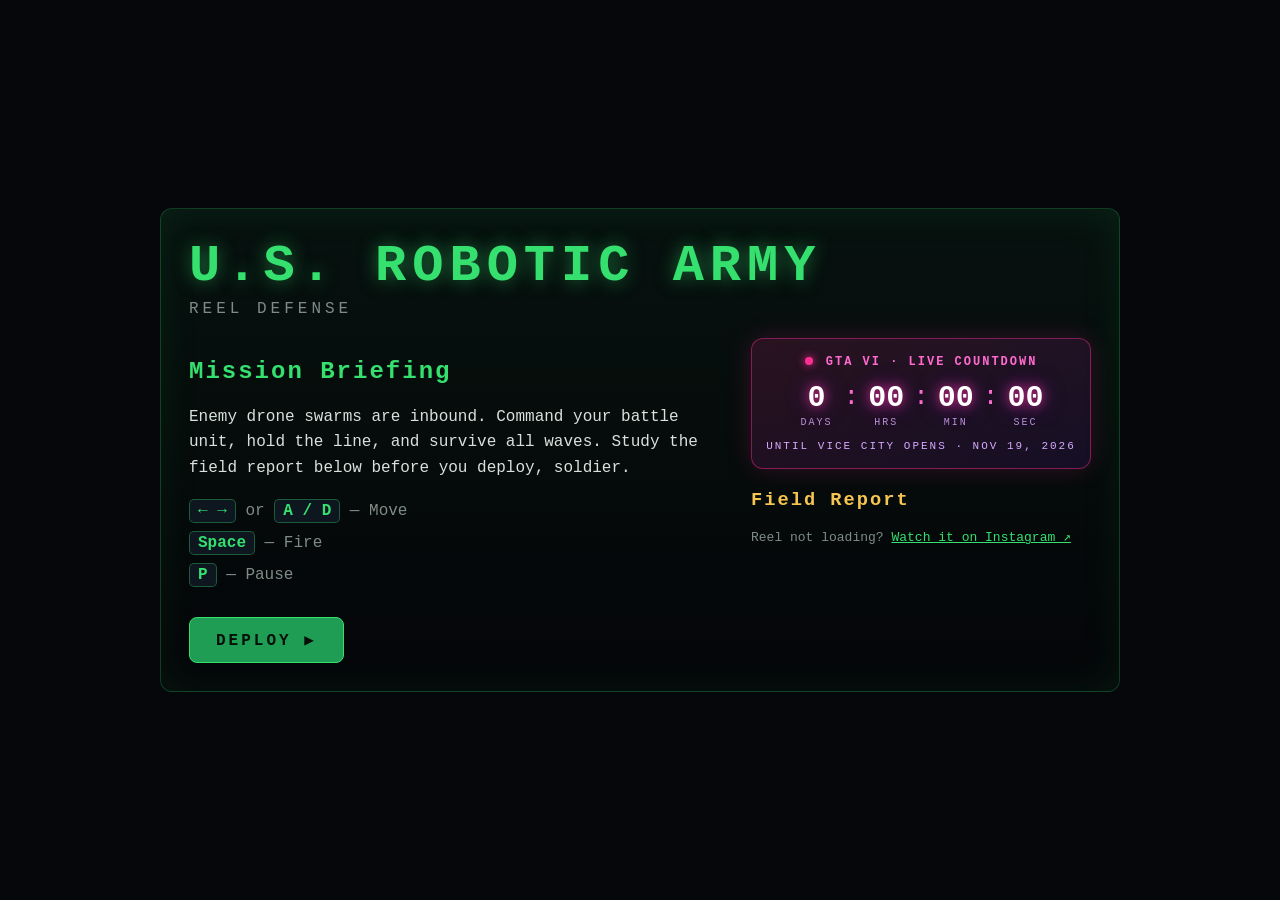
<file: index.html>
<!DOCTYPE html>
<html lang="en">
<head>
  <meta charset="UTF-8" />
  <meta name="viewport" content="width=device-width, initial-scale=1.0" />
  <title>U.S. Robotic Army — Reel Defense</title>
  <link rel="stylesheet" href="css/style.css" />
</head>
<body>
  <div id="app">
    <!-- ===================== START / BRIEFING SCREEN ===================== -->
    <section id="screen-start" class="screen active">
      <div class="panel">
        <h1 class="title">U.S. ROBOTIC ARMY</h1>
        <p class="subtitle">REEL DEFENSE</p>

        <div class="briefing">
          <div class="briefing-text">
            <h2>Mission Briefing</h2>
            <p>
              Enemy drone swarms are inbound. Command your battle unit,
              hold the line, and survive all waves. Study the field report
              below before you deploy, soldier.
            </p>
            <ul class="controls">
              <li><span class="key">&larr; &rarr;</span> or <span class="key">A / D</span> — Move</li>
              <li><span class="key">Space</span> — Fire</li>
              <li><span class="key">P</span> — Pause</li>
            </ul>
            <button id="btn-deploy" class="btn btn-primary">DEPLOY &#9654;</button>
          </div>

          <!-- The Instagram reel is embedded here as the "field report" -->
          <div class="reel-wrap" id="reel-briefing">
            <!-- Live GTA VI countdown, integrated from the reel -->
            <div class="countdown-card" id="countdown-card">
              <div class="countdown-badge"><span class="live-dot"></span> GTA&nbsp;VI &middot; LIVE COUNTDOWN</div>
              <div class="countdown-clock">
                <div class="cd-unit"><span id="cd-days">--</span><label>DAYS</label></div>
                <div class="cd-sep">:</div>
                <div class="cd-unit"><span id="cd-hours">--</span><label>HRS</label></div>
                <div class="cd-sep">:</div>
                <div class="cd-unit"><span id="cd-mins">--</span><label>MIN</label></div>
                <div class="cd-sep">:</div>
                <div class="cd-unit"><span id="cd-secs">--</span><label>SEC</label></div>
              </div>
              <p class="countdown-caption">UNTIL VICE CITY OPENS &middot; NOV 19, 2026</p>
            </div>

            <h3>Field Report</h3>
            <blockquote
              class="instagram-media"
              data-instgrm-permalink="https://www.instagram.com/reel/DayWHhDOIG3/"
              data-instgrm-version="14"
              style="background:#0b0f14;border:0;margin:0;max-width:340px;min-width:260px;width:100%;">
            </blockquote>
            <p class="reel-fallback">
              Reel not loading?
              <a href="https://www.instagram.com/reel/DayWHhDOIG3/" target="_blank" rel="noopener">
                Watch it on Instagram &#8599;
              </a>
            </p>
          </div>
        </div>
      </div>
    </section>

    <!-- ===================== GAME SCREEN ===================== -->
    <section id="screen-game" class="screen">
      <div class="hud">
        <div class="hud-item">SCORE <span id="hud-score">0</span></div>
        <div class="hud-item">WAVE <span id="hud-wave">1</span></div>
        <div class="hud-item">HULL <span id="hud-lives">100</span>%</div>
      </div>
      <canvas id="game-canvas" width="800" height="600"></canvas>
      <div id="pause-overlay" class="overlay hidden"><span>PAUSED</span></div>
    </section>

    <!-- ===================== GAME OVER / VICTORY SCREEN ===================== -->
    <section id="screen-end" class="screen">
      <div class="panel">
        <h1 id="end-title" class="title">MISSION COMPLETE</h1>
        <p id="end-message" class="subtitle"></p>
        <p class="final-score">Final Score: <span id="end-score">0</span></p>

        <div class="reel-wrap" id="reel-reward">
          <h3>Watch the reel again</h3>
          <blockquote
            class="instagram-media"
            data-instgrm-permalink="https://www.instagram.com/reel/DayWHhDOIG3/"
            data-instgrm-version="14"
            style="background:#0b0f14;border:0;margin:0 auto;max-width:340px;min-width:260px;width:100%;">
          </blockquote>
        </div>

        <button id="btn-restart" class="btn btn-primary">REDEPLOY &#8635;</button>
      </div>
    </section>
  </div>

  <!-- Instagram official embed script (renders the reel client-side) -->
  <script async src="https://www.instagram.com/embed.js"></script>
  <script src="js/game.js"></script>
</body>
</html>
</file>
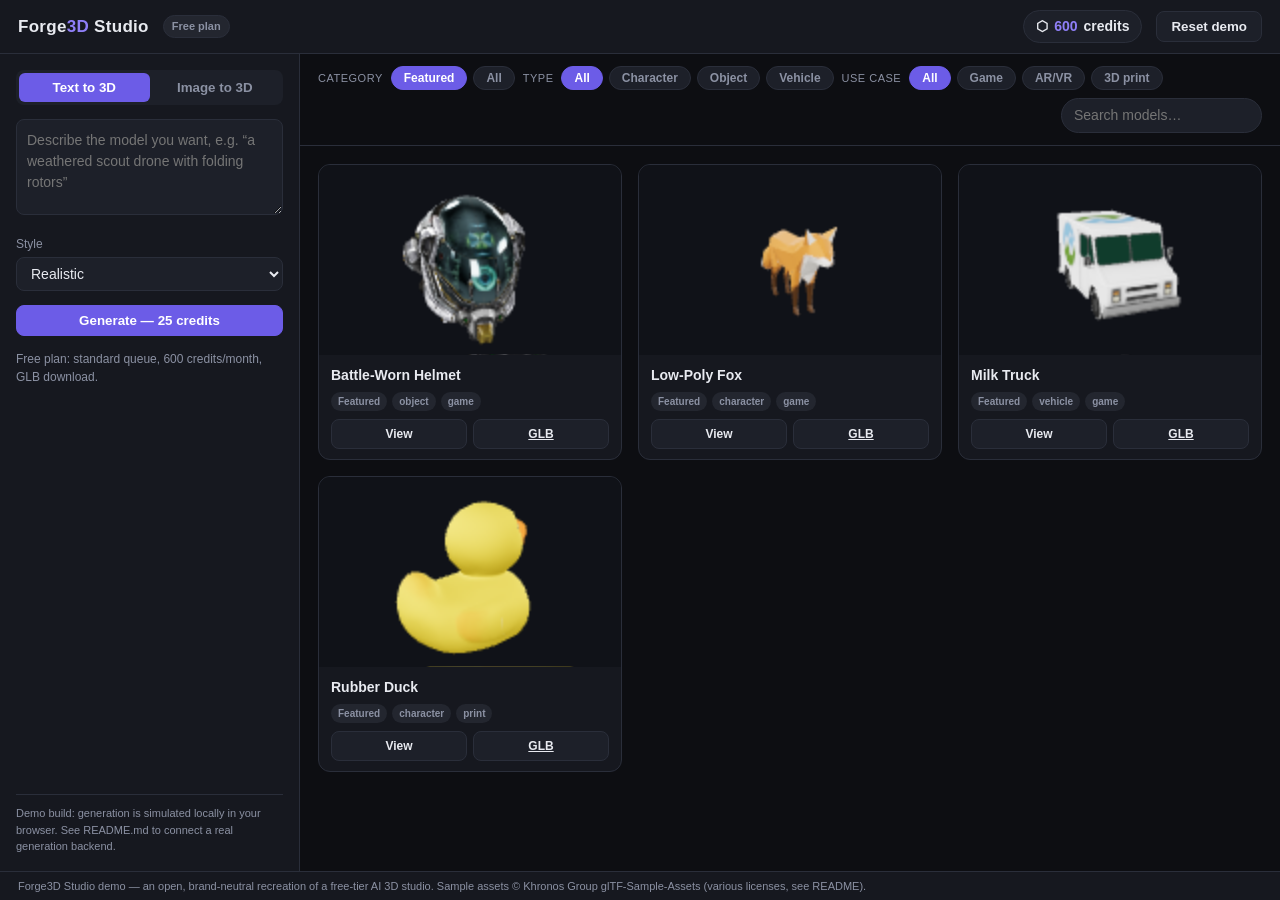
<file: 3d-studio/index.html>
<!DOCTYPE html>
<html lang="en">
<head>
<meta charset="utf-8">
<meta name="viewport" content="width=device-width, initial-scale=1">
<title>Forge3D Studio — Free</title>
<link rel="icon" href="data:image/svg+xml,%3Csvg xmlns='http://www.w3.org/2000/svg' viewBox='0 0 100 100'%3E%3Ctext y='.9em' font-size='90'%3E⬡%3C/text%3E%3C/svg%3E">
<script type="module" src="assets/vendor/model-viewer.min.js"></script>
<style>
  :root {
    --bg: #0d0e12;
    --panel: #16181f;
    --panel-2: #1d2029;
    --border: #2a2e3a;
    --text: #e8eaf0;
    --muted: #8b91a3;
    --accent: #6c5ce7;
    --accent-2: #8f7ff7;
    --good: #2ecc71;
    --radius: 12px;
  }
  * { box-sizing: border-box; margin: 0; padding: 0; }
  body {
    background: var(--bg); color: var(--text);
    font: 14px/1.5 -apple-system, "Segoe UI", Roboto, Helvetica, Arial, sans-serif;
    height: 100vh; display: flex; flex-direction: column; overflow: hidden;
  }

  /* ---------- top bar ---------- */
  header {
    display: flex; align-items: center; gap: 14px;
    padding: 10px 18px; border-bottom: 1px solid var(--border); background: var(--panel);
    flex: 0 0 auto;
  }
  .logo { font-size: 17px; font-weight: 700; letter-spacing: .3px; }
  .logo span { color: var(--accent-2); }
  .badge {
    font-size: 11px; font-weight: 600; padding: 2px 8px; border-radius: 999px;
    background: #23262f; color: var(--muted); border: 1px solid var(--border);
  }
  .spacer { flex: 1; }
  #credits {
    display: flex; align-items: center; gap: 6px; font-weight: 600;
    background: var(--panel-2); border: 1px solid var(--border);
    padding: 5px 12px; border-radius: 999px;
  }
  #credits em { font-style: normal; color: var(--accent-2); }
  .btn {
    cursor: pointer; border: 1px solid var(--border); border-radius: 8px;
    background: var(--panel-2); color: var(--text); padding: 7px 14px; font-weight: 600;
  }
  .btn:hover { border-color: var(--accent); }
  .btn.primary { background: var(--accent); border-color: var(--accent); color: #fff; }
  .btn.primary:hover { background: var(--accent-2); }
  .btn.primary:disabled { opacity: .5; cursor: not-allowed; }

  /* ---------- layout ---------- */
  main { flex: 1; display: flex; min-height: 0; }

  /* ---------- generate panel ---------- */
  aside {
    width: 300px; flex: 0 0 auto; border-right: 1px solid var(--border);
    background: var(--panel); padding: 16px; overflow-y: auto;
    display: flex; flex-direction: column; gap: 14px;
  }
  .tabs { display: flex; background: var(--panel-2); border-radius: 8px; padding: 3px; }
  .tabs button {
    flex: 1; border: 0; background: transparent; color: var(--muted);
    padding: 7px 0; border-radius: 6px; font-weight: 600; cursor: pointer;
  }
  .tabs button.active { background: var(--accent); color: #fff; }
  textarea {
    width: 100%; height: 96px; resize: vertical; border-radius: 8px;
    border: 1px solid var(--border); background: var(--panel-2); color: var(--text);
    padding: 10px; font: inherit;
  }
  textarea:focus { outline: none; border-color: var(--accent); }
  .drop {
    border: 1.5px dashed var(--border); border-radius: 8px; padding: 22px 10px;
    text-align: center; color: var(--muted); cursor: pointer; background: var(--panel-2);
  }
  .drop:hover { border-color: var(--accent); }
  .drop img { max-width: 100%; max-height: 120px; border-radius: 6px; }
  .hint { font-size: 12px; color: var(--muted); }
  .field label { display: block; font-size: 12px; color: var(--muted); margin-bottom: 4px; }
  select {
    width: 100%; padding: 7px 10px; border-radius: 8px; background: var(--panel-2);
    border: 1px solid var(--border); color: var(--text); font: inherit;
  }
  #queue { display: flex; flex-direction: column; gap: 8px; }
  .task {
    background: var(--panel-2); border: 1px solid var(--border); border-radius: 8px;
    padding: 8px 10px; font-size: 12px;
  }
  .task .bar { height: 4px; background: #2a2e3a; border-radius: 4px; margin-top: 6px; overflow: hidden; }
  .task .bar i { display: block; height: 100%; width: 0; background: var(--accent-2); transition: width .4s; }
  .task.done { border-color: var(--good); }
  .freenote {
    margin-top: auto; font-size: 11px; color: var(--muted);
    border-top: 1px solid var(--border); padding-top: 10px;
  }

  /* ---------- gallery ---------- */
  section { flex: 1; display: flex; flex-direction: column; min-width: 0; }
  .filters {
    display: flex; flex-wrap: wrap; gap: 8px; align-items: center;
    padding: 12px 18px; border-bottom: 1px solid var(--border);
  }
  .chipgroup { display: flex; gap: 6px; align-items: center; }
  .chipgroup .glabel { font-size: 11px; color: var(--muted); text-transform: uppercase; letter-spacing: .5px; margin-right: 2px; }
  .chip {
    cursor: pointer; font-size: 12px; font-weight: 600; padding: 4px 12px;
    border-radius: 999px; border: 1px solid var(--border); background: var(--panel-2); color: var(--muted);
  }
  .chip.active { background: var(--accent); border-color: var(--accent); color: #fff; }
  #search {
    margin-left: auto; padding: 6px 12px; border-radius: 999px; min-width: 180px;
    border: 1px solid var(--border); background: var(--panel-2); color: var(--text); font: inherit;
  }
  #grid {
    flex: 1; overflow-y: auto; padding: 18px;
    display: grid; grid-template-columns: repeat(auto-fill, minmax(230px, 1fr)); gap: 16px;
    align-content: start;
  }
  .card {
    background: var(--panel); border: 1px solid var(--border); border-radius: var(--radius);
    overflow: hidden; display: flex; flex-direction: column;
  }
  .card:hover { border-color: var(--accent); }
  .card model-viewer { width: 100%; height: 190px; background: #101218; }
  .card .meta { padding: 10px 12px; display: flex; flex-direction: column; gap: 6px; }
  .card .name { font-weight: 700; }
  .card .tags { display: flex; gap: 5px; flex-wrap: wrap; }
  .tag { font-size: 10px; font-weight: 600; padding: 2px 7px; border-radius: 999px; background: #23262f; color: var(--muted); }
  .tag.gen { background: var(--accent); color: #fff; }
  .card .actions { display: flex; gap: 6px; margin-top: 2px; }
  .card .actions .btn { flex: 1; padding: 5px 0; font-size: 12px; text-align: center; }
  .empty { grid-column: 1/-1; text-align: center; color: var(--muted); padding: 60px 0; }

  /* ---------- viewer modal ---------- */
  #modal {
    position: fixed; inset: 0; background: rgba(0,0,0,.7); display: none;
    align-items: center; justify-content: center; z-index: 50;
  }
  #modal.open { display: flex; }
  .modal-box {
    width: min(880px, 92vw); height: min(620px, 88vh); background: var(--panel);
    border: 1px solid var(--border); border-radius: var(--radius);
    display: flex; flex-direction: column; overflow: hidden;
  }
  .modal-head { display: flex; align-items: center; gap: 10px; padding: 12px 16px; border-bottom: 1px solid var(--border); }
  .modal-head .name { font-weight: 700; font-size: 15px; }
  #modalviewer { flex: 1; width: 100%; background: radial-gradient(circle at 50% 40%, #1c2030, #0d0e12 75%); }
  footer {
    flex: 0 0 auto; padding: 6px 18px; border-top: 1px solid var(--border);
    font-size: 11px; color: var(--muted); background: var(--panel);
  }
</style>
</head>
<body>

<header>
  <div class="logo">Forge<span>3D</span> Studio</div>
  <span class="badge">Free plan</span>
  <div class="spacer"></div>
  <div id="credits" title="Free plan credits — resets monthly">⬡ <em id="creditval">600</em> credits</div>
  <button class="btn" id="resetBtn" title="Reset demo state">Reset demo</button>
</header>

<main>
  <aside>
    <div class="tabs">
      <button id="tabText" class="active">Text to 3D</button>
      <button id="tabImage">Image to 3D</button>
    </div>

    <div id="textPane">
      <textarea id="prompt" placeholder="Describe the model you want, e.g. “a weathered scout drone with folding rotors”"></textarea>
    </div>

    <div id="imagePane" style="display:none">
      <div class="drop" id="drop">
        <span id="dropLabel">Click to upload a reference image<br><span class="hint">PNG / JPG, single view</span></span>
      </div>
      <input type="file" id="file" accept="image/*" style="display:none">
    </div>

    <div class="field">
      <label for="style">Style</label>
      <select id="style">
        <option>Realistic</option>
        <option>Stylized</option>
        <option>Low-poly</option>
        <option>Sculpture</option>
      </select>
    </div>

    <button class="btn primary" id="generate">Generate — 25 credits</button>
    <div class="hint">Free plan: standard queue, 600 credits/month, GLB download.</div>

    <div id="queue"></div>

    <div class="freenote">
      Demo build: generation is simulated locally in your browser.
      See README.md to connect a real generation backend.
    </div>
  </aside>

  <section>
    <div class="filters">
      <div class="chipgroup" data-key="category">
        <span class="glabel">Category</span>
        <button class="chip active" data-val="featured">Featured</button>
        <button class="chip" data-val="all">All</button>
      </div>
      <div class="chipgroup" data-key="model_type">
        <span class="glabel">Type</span>
        <button class="chip active" data-val="all">All</button>
        <button class="chip" data-val="character">Character</button>
        <button class="chip" data-val="object">Object</button>
        <button class="chip" data-val="vehicle">Vehicle</button>
      </div>
      <div class="chipgroup" data-key="use_case">
        <span class="glabel">Use case</span>
        <button class="chip active" data-val="all">All</button>
        <button class="chip" data-val="game">Game</button>
        <button class="chip" data-val="ar">AR/VR</button>
        <button class="chip" data-val="print">3D print</button>
      </div>
      <input id="search" type="search" placeholder="Search models…">
    </div>
    <div id="grid"></div>
  </section>
</main>

<footer>
  Forge3D Studio demo — an open, brand-neutral recreation of a free-tier AI 3D studio.
  Sample assets © Khronos Group glTF-Sample-Assets (various licenses, see README).
</footer>

<div id="modal">
  <div class="modal-box">
    <div class="modal-head">
      <span class="name" id="modalName"></span>
      <div class="spacer"></div>
      <a class="btn" id="modalDownload" download>Download GLB</a>
      <button class="btn" id="modalClose">Close</button>
    </div>
    <model-viewer id="modalviewer" camera-controls auto-rotate shadow-intensity="1" exposure="1.1" ar></model-viewer>
  </div>
</div>

<script>
const CATALOG = [
  { id: "helmet",  name: "Battle-Worn Helmet", src: "assets/models/DamagedHelmet.glb",  type: "object",    use: "game",  featured: true },
  { id: "fox",     name: "Low-Poly Fox",       src: "assets/models/Fox.glb",            type: "character", use: "game",  featured: true },
  { id: "truck",   name: "Milk Truck",         src: "assets/models/CesiumMilkTruck.glb",type: "vehicle",   use: "game",  featured: true },
  { id: "duck",    name: "Rubber Duck",        src: "assets/models/Duck.glb",           type: "character", use: "print", featured: true },
  { id: "walker",  name: "Rigged Walker",      src: "assets/models/CesiumMan.glb",      type: "character", use: "ar",    featured: false },
  { id: "android", name: "Sci-Fi Android",     src: "assets/models/BrainStem.glb",      type: "character", use: "ar",    featured: false },
];
const GEN_COST = 25, MONTHLY_CREDITS = 600;
const STAGES = ["Queued", "Meshing", "Texturing", "Finishing"];

/* ---------- persisted state (free-tier credits + generated models) ---------- */
const monthKey = new Date().toISOString().slice(0, 7);
let state = JSON.parse(localStorage.getItem("forge3d") || "null");
if (!state || state.month !== monthKey) {
  state = { month: monthKey, credits: MONTHLY_CREDITS, generated: [] };
}
const save = () => localStorage.setItem("forge3d", JSON.stringify(state));

/* ---------- filters (kept in URL like the original studio) ---------- */
const params = new URLSearchParams(location.search);
const filters = {
  category: params.get("category") || "featured",
  model_type: params.get("model_type") || "all",
  use_case: params.get("use_case") || "all",
  q: "",
};
document.querySelectorAll(".chipgroup").forEach(group => {
  const key = group.dataset.key;
  group.querySelectorAll(".chip").forEach(chip => {
    chip.classList.toggle("active", chip.dataset.val === filters[key]);
    chip.onclick = () => {
      filters[key] = chip.dataset.val;
      group.querySelectorAll(".chip").forEach(c => c.classList.toggle("active", c === chip));
      const p = new URLSearchParams(location.search);
      p.set(key, chip.dataset.val);
      history.replaceState(null, "", "?" + p);
      render();
    };
  });
});
document.getElementById("search").oninput = e => { filters.q = e.target.value.toLowerCase(); render(); };

/* ---------- gallery ---------- */
const grid = document.getElementById("grid");
function allModels() {
  return [...state.generated.map(g => ({ ...g, generated: true })), ...CATALOG];
}
function render() {
  document.getElementById("creditval").textContent = state.credits;
  const items = allModels().filter(m =>
    (filters.category !== "featured" || m.featured || m.generated) &&
    (filters.model_type === "all" || m.type === filters.model_type) &&
    (filters.use_case === "all" || m.use === filters.use_case) &&
    (!filters.q || m.name.toLowerCase().includes(filters.q))
  );
  grid.innerHTML = items.length ? "" : '<div class="empty">No models match these filters.</div>';
  for (const m of items) {
    const card = document.createElement("div");
    card.className = "card";
    card.innerHTML = `
      <model-viewer src="${m.src}" loading="lazy" reveal="auto" camera-controls disable-zoom auto-rotate interaction-prompt="none"></model-viewer>
      <div class="meta">
        <span class="name">${m.name}</span>
        <span class="tags">
          ${m.generated ? '<span class="tag gen">Generated</span>' : ""}
          ${m.featured ? '<span class="tag">Featured</span>' : ""}
          <span class="tag">${m.type}</span><span class="tag">${m.use}</span>
        </span>
        <div class="actions">
          <button class="btn view">View</button>
          <a class="btn" href="${m.src}" download>GLB</a>
        </div>
      </div>`;
    card.querySelector(".view").onclick = () => openModal(m);
    grid.appendChild(card);
  }
}

/* ---------- viewer modal ---------- */
const modal = document.getElementById("modal");
function openModal(m) {
  document.getElementById("modalName").textContent = m.name;
  document.getElementById("modalviewer").src = m.src;
  document.getElementById("modalDownload").href = m.src;
  modal.classList.add("open");
}
document.getElementById("modalClose").onclick = () => modal.classList.remove("open");
modal.onclick = e => { if (e.target === modal) modal.classList.remove("open"); };

/* ---------- generation (simulated free-tier pipeline) ---------- */
const tabs = { text: document.getElementById("tabText"), image: document.getElementById("tabImage") };
let mode = "text";
tabs.text.onclick = () => setMode("text");
tabs.image.onclick = () => setMode("image");
function setMode(m) {
  mode = m;
  tabs.text.classList.toggle("active", m === "text");
  tabs.image.classList.toggle("active", m === "image");
  document.getElementById("textPane").style.display = m === "text" ? "" : "none";
  document.getElementById("imagePane").style.display = m === "image" ? "" : "none";
}
const drop = document.getElementById("drop"), file = document.getElementById("file");
let uploadedName = null;
drop.onclick = () => file.click();
file.onchange = () => {
  if (!file.files[0]) return;
  uploadedName = file.files[0].name.replace(/\.[^.]+$/, "");
  const url = URL.createObjectURL(file.files[0]);
  document.getElementById("dropLabel").innerHTML = `<img src="${url}" alt="reference">`;
};

const genBtn = document.getElementById("generate");
genBtn.onclick = () => {
  const promptText = document.getElementById("prompt").value.trim();
  if (mode === "text" && !promptText) return alert("Describe the model you want first.");
  if (mode === "image" && !uploadedName) return alert("Upload a reference image first.");
  if (state.credits < GEN_COST) return alert("Not enough credits — the free plan refills monthly.");

  state.credits -= GEN_COST; save(); render();
  const label = mode === "text" ? promptText : uploadedName;
  const task = document.createElement("div");
  task.className = "task";
  task.innerHTML = `<span class="stage">Queued</span> — ${label}<div class="bar"><i></i></div>`;
  document.getElementById("queue").prepend(task);

  let step = 0;
  const timer = setInterval(() => {
    step++;
    const pct = Math.min(100, step * 12.5);
    task.querySelector(".bar i").style.width = pct + "%";
    task.querySelector(".stage").textContent = STAGES[Math.min(STAGES.length - 1, Math.floor(step / 2))];
    if (pct >= 100) {
      clearInterval(timer);
      task.classList.add("done");
      task.querySelector(".stage").textContent = "Done";
      const base = CATALOG[Math.floor(Math.random() * CATALOG.length)];
      state.generated.unshift({
        id: "gen-" + Date.now(),
        name: label.length > 32 ? label.slice(0, 32) + "…" : label,
        src: base.src, type: base.type, use: base.use, featured: false,
      });
      save(); render();
      setTimeout(() => task.remove(), 4000);
    }
  }, 900);
};

document.getElementById("resetBtn").onclick = () => { localStorage.removeItem("forge3d"); location.reload(); };

render();
</script>
</body>
</html>
</file>
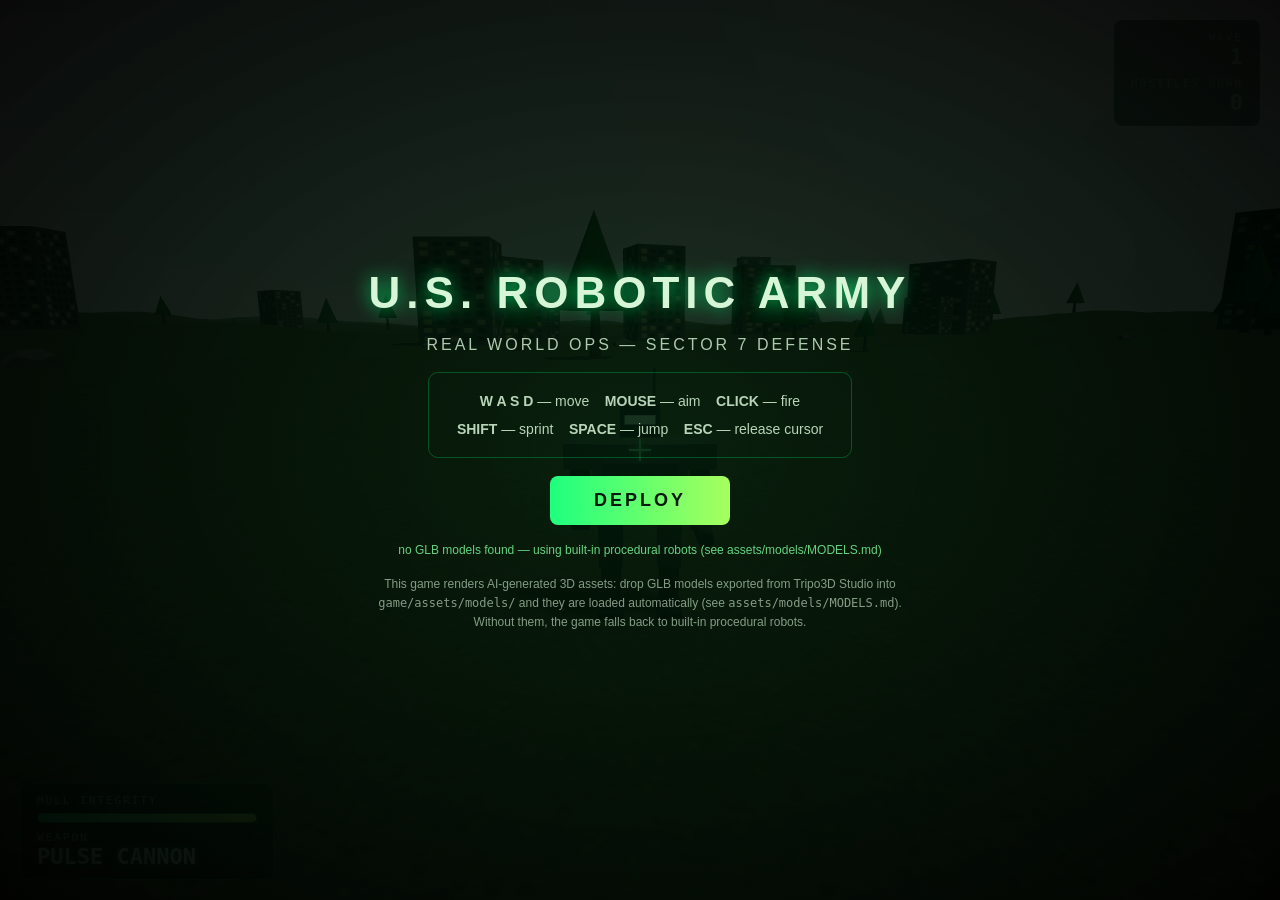
<file: game/index.html>
<!DOCTYPE html>
<html lang="en">
<head>
  <meta charset="UTF-8" />
  <meta name="viewport" content="width=device-width, initial-scale=1.0" />
  <title>U.S. Robotic ARMY — Real World Ops</title>
  <link rel="icon" href="data:image/svg+xml,<svg xmlns='http://www.w3.org/2000/svg' viewBox='0 0 100 100'><text y='80' font-size='80'>🤖</text></svg>" />
  <style>
    * { margin: 0; padding: 0; box-sizing: border-box; }
    html, body { width: 100%; height: 100%; overflow: hidden; background: #000; }
    #app { width: 100%; height: 100%; }
    canvas { display: block; }

    #hud {
      position: fixed; inset: 0; pointer-events: none;
      font-family: 'Segoe UI', Roboto, Helvetica, Arial, sans-serif;
      color: #d7f5d7; text-shadow: 0 0 6px rgba(0, 255, 120, 0.6);
      user-select: none;
    }
    #crosshair {
      position: absolute; left: 50%; top: 50%; transform: translate(-50%, -50%);
      width: 22px; height: 22px; opacity: 0.9;
    }
    #crosshair::before, #crosshair::after {
      content: ""; position: absolute; background: #7dff9f;
      box-shadow: 0 0 4px rgba(0,255,120,0.9);
    }
    #crosshair::before { left: 50%; top: 0; width: 2px; height: 100%; transform: translateX(-50%); }
    #crosshair::after  { top: 50%; left: 0; height: 2px; width: 100%; transform: translateY(-50%); }

    .panel {
      position: absolute; padding: 10px 16px;
      background: rgba(4, 24, 12, 0.55); border: 1px solid rgba(0, 255, 120, 0.35);
      border-radius: 8px; backdrop-filter: blur(3px);
    }
    #status { left: 20px; bottom: 20px; min-width: 240px; }
    #mission { right: 20px; top: 20px; text-align: right; }
    #status .label, #mission .label {
      font-family: ui-monospace, 'Cascadia Mono', Consolas, 'SF Mono', monospace;
      font-size: 11px; letter-spacing: 2px; opacity: 0.75; text-transform: uppercase;
    }
    #status .value, #mission .value {
      font-family: ui-monospace, 'Cascadia Mono', Consolas, 'SF Mono', monospace;
      font-size: 22px; font-weight: 600; font-variant-numeric: tabular-nums;
    }
    #healthbar { width: 220px; height: 10px; margin-top: 6px; border: 1px solid rgba(0,255,120,0.5); border-radius: 5px; overflow: hidden; }
    #healthfill { height: 100%; width: 100%; background: linear-gradient(90deg, #1eff7e, #a8ff5e); transition: width 0.15s ease; }
    #healthfill.low { background: linear-gradient(90deg, #ff4d3a, #ff9d3a); }

    #feed {
      position: absolute; left: 20px; top: 20px; font-size: 13px; line-height: 1.7; opacity: 0.9;
      font-family: ui-monospace, 'Cascadia Mono', Consolas, 'SF Mono', monospace;
    }
    #feed div { animation: fade 4s forwards; }
    @keyframes fade { 0% { opacity: 1; } 75% { opacity: 1; } 100% { opacity: 0; } }

    #overlay {
      position: fixed; inset: 0; display: flex; flex-direction: column;
      align-items: center; justify-content: center; gap: 18px;
      background: radial-gradient(ellipse at center, rgba(2, 26, 10, 0.88), rgba(0, 0, 0, 0.96));
      color: #d7f5d7; font-family: 'Segoe UI', Roboto, Helvetica, Arial, sans-serif;
      text-align: center; z-index: 10; transition: opacity 0.4s ease;
    }
    #overlay.hidden { opacity: 0; pointer-events: none; }
    #overlay h1 { font-size: 44px; letter-spacing: 6px; text-transform: uppercase;
      text-shadow: 0 0 18px rgba(0, 255, 120, 0.8); }
    #overlay h2 { font-size: 16px; font-weight: 400; letter-spacing: 3px; opacity: 0.8; }
    #overlay .controls { font-size: 14px; line-height: 2; opacity: 0.85;
      border: 1px solid rgba(0,255,120,0.3); border-radius: 10px; padding: 14px 28px; }
    #overlay button {
      pointer-events: auto; cursor: pointer; font-size: 18px; letter-spacing: 3px;
      padding: 14px 44px; color: #04180c; background: linear-gradient(90deg, #1eff7e, #a8ff5e);
      border: none; border-radius: 8px; font-weight: 700; text-transform: uppercase;
    }
    #overlay button:hover { filter: brightness(1.15); }
    #overlay .small { font-size: 12px; opacity: 0.6; max-width: 560px; line-height: 1.6; }
    #loadnote { font-size: 12px; color: #7dff9f; opacity: 0.8; }
  </style>
</head>
<body>
  <div id="app"></div>

  <div id="hud">
    <div id="crosshair"></div>
    <div id="feed"></div>
    <div id="status" class="panel">
      <div class="label">Hull Integrity</div>
      <div id="healthbar"><div id="healthfill"></div></div>
      <div class="label" style="margin-top:8px">Weapon</div>
      <div class="value" id="weapon">PULSE CANNON</div>
    </div>
    <div id="mission" class="panel">
      <div class="label">Wave</div>
      <div class="value" id="wave">1</div>
      <div class="label" style="margin-top:8px">Hostiles Down</div>
      <div class="value" id="score">0</div>
    </div>
  </div>

  <div id="overlay">
    <h1>U.S. Robotic ARMY</h1>
    <h2>REAL WORLD OPS &mdash; SECTOR 7 DEFENSE</h2>
    <div class="controls">
      <b>W A S D</b> — move &nbsp;&nbsp; <b>MOUSE</b> — aim &nbsp;&nbsp; <b>CLICK</b> — fire<br/>
      <b>SHIFT</b> — sprint &nbsp;&nbsp; <b>SPACE</b> — jump &nbsp;&nbsp; <b>ESC</b> — release cursor
    </div>
    <button id="startBtn">Deploy</button>
    <div id="loadnote">initializing…</div>
    <div class="small">
      This game renders AI-generated 3D assets: drop GLB models exported from
      Tripo3D Studio into <code>game/assets/models/</code> and they are loaded
      automatically (see <code>assets/models/MODELS.md</code>). Without them, the
      game falls back to built-in procedural robots.
    </div>
  </div>

  <script type="importmap">
  {
    "imports": {
      "three": "./vendor/three/three.module.js",
      "three/addons/": "./vendor/three/addons/"
    }
  }
  </script>
  <script type="module" src="src/main.js"></script>
</body>
</html>
</file>
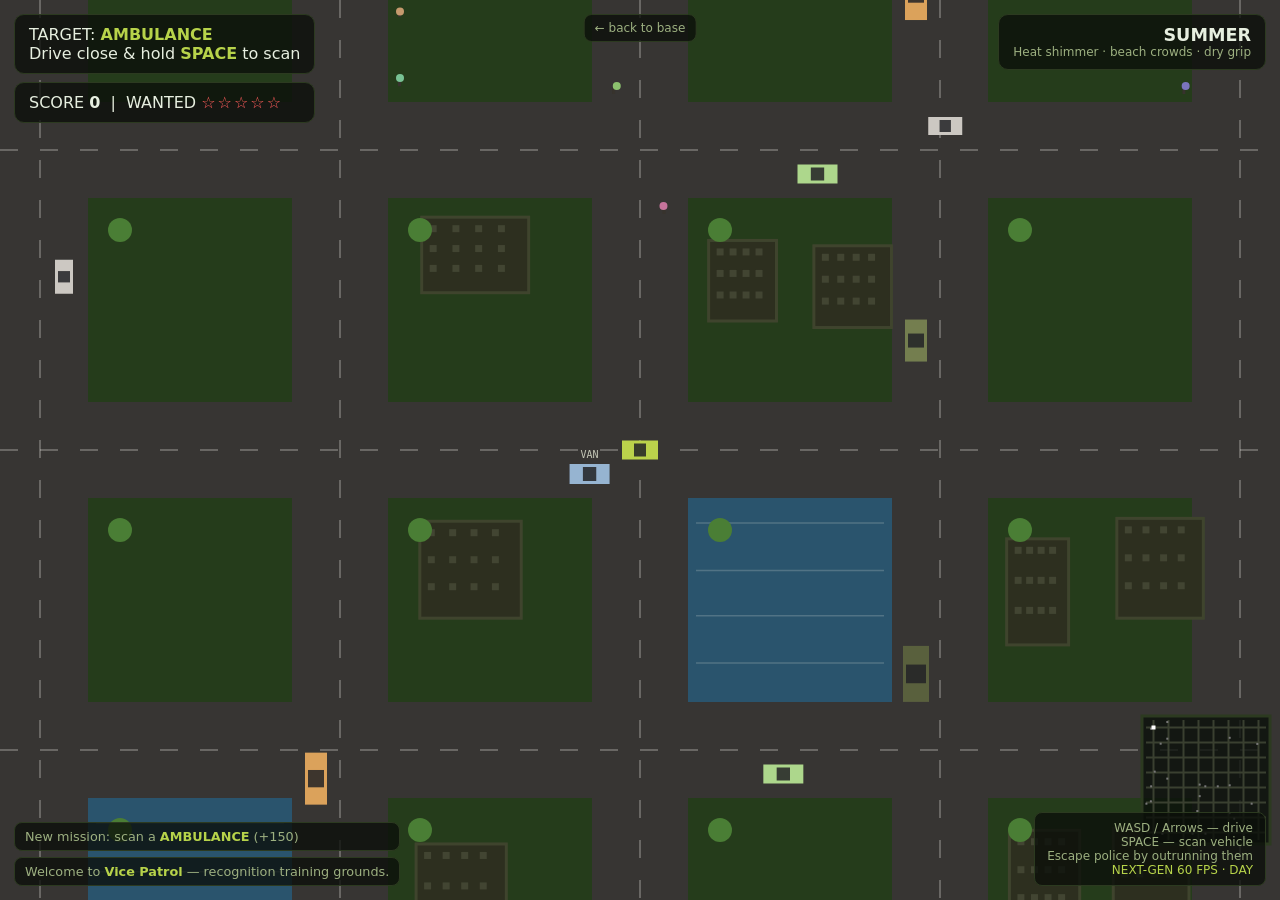
<file: game.html>
<!DOCTYPE html>
<html lang="en">
<head>
<meta charset="UTF-8" />
<meta name="viewport" content="width=device-width, initial-scale=1.0" />
<title>U.S. Robotic Army — Vice Patrol</title>
<style>
  html, body { margin:0; padding:0; height:100%; background:#0b0f0a; overflow:hidden; font-family:"Segoe UI",system-ui,sans-serif; }
  canvas { display:block; }
  #hud { position:fixed; top:14px; left:14px; color:#e7efe0; z-index:5; pointer-events:none; }
  #hud .panel {
    background:rgba(11,15,10,0.78); border:1px solid #2c3a20; border-radius:10px;
    padding:10px 14px; margin-bottom:8px; min-width:230px;
  }
  #hud .mission b { color:#b7d34a; }
  #hud .stars { color:#ff5c5c; letter-spacing:2px; }
  #season {
    position:fixed; top:14px; right:14px; z-index:5; color:#e7efe0; text-align:right; pointer-events:none;
    background:rgba(11,15,10,0.78); border:1px solid #2c3a20; border-radius:10px; padding:10px 14px;
  }
  #season .name { font-size:1.1rem; font-weight:700; }
  #season .fx { color:#9db081; font-size:0.75rem; }
  #feed {
    position:fixed; left:14px; bottom:14px; z-index:5; color:#9db081; font-size:0.8rem; pointer-events:none; max-width:420px;
  }
  #feed .msg {
    background:rgba(11,15,10,0.78); border:1px solid #2c3a20; border-radius:8px;
    padding:6px 10px; margin-top:6px;
  }
  #feed .msg b { color:#b7d34a; }
  #controls {
    position:fixed; right:14px; bottom:14px; z-index:5; color:#9db081; font-size:0.75rem; text-align:right;
    background:rgba(11,15,10,0.78); border:1px solid #2c3a20; border-radius:8px; padding:8px 12px; pointer-events:none;
  }
  #banner {
    position:fixed; top:40%; left:0; right:0; text-align:center; z-index:6; pointer-events:none;
    color:#fff; font-size:2rem; font-weight:800; text-shadow:0 2px 12px #000; opacity:0; transition:opacity .3s;
  }
  a.back { position:fixed; top:14px; left:50%; transform:translateX(-50%); z-index:5; color:#9db081; font-size:0.75rem; text-decoration:none;
    background:rgba(11,15,10,0.78); border:1px solid #2c3a20; border-radius:8px; padding:6px 10px; }
  a.back:hover { color:#b7d34a; }
</style>
</head>
<body>
<canvas id="game"></canvas>
<div id="hud">
  <div class="panel mission">TARGET: <b id="target">—</b><br/>Drive close &amp; hold <b>SPACE</b> to scan</div>
  <div class="panel">SCORE <b id="score">0</b> &nbsp;|&nbsp; WANTED <span class="stars" id="stars"></span></div>
</div>
<div id="season"><div class="name" id="seasonName">SUMMER</div><div class="fx" id="seasonFx"></div></div>
<div id="feed"></div>
<div id="controls">WASD / Arrows — drive<br/>SPACE — scan vehicle<br/>Escape police by outrunning them<br/><span id="fps" style="color:#b7d34a"></span></div>
<div id="banner"></div>
<a class="back" href="index.html">&larr; back to base</a>

<script>
(() => {
"use strict";
const cvs = document.getElementById('game');
const ctx = cvs.getContext('2d');
let VW = 0, VH = 0;
function resize(){ VW = cvs.width = innerWidth; VH = cvs.height = innerHeight; }
addEventListener('resize', resize); resize();

// ---------- world ----------
const WORLD = 2400;                 // wrapped square world
const ROAD_GAP = 300, ROAD_W = 96;
const wrap = v => ((v % WORLD) + WORLD) % WORLD;
// shortest wrapped delta
const wdel = (a, b) => { let d = a - b; if (d > WORLD/2) d -= WORLD; if (d < -WORLD/2) d += WORLD; return d; };
const dist = (ax, ay, bx, by) => Math.hypot(wdel(ax,bx), wdel(ay,by));
const onRoad = v => Math.abs(wrap(v) % ROAD_GAP - ROAD_GAP/2) > ROAD_GAP/2 - ROAD_W/2 ? false : true;
const nearestLane = v => Math.round((v - ROAD_GAP/2) / ROAD_GAP) * ROAD_GAP + ROAD_GAP/2;

// ---------- seasons (from the "Seasonal Changes" blueprint) ----------
const SEASONS = [
  { name:'SUMMER', fx:'Heat shimmer · beach crowds · dry grip', grip:1.00, sky:'rgba(255,190,80,0.06)',  ground:'#173417', particles:'none',  npcDensity:26 },
  { name:'AUTUMN', fx:'Wet streets · falling leaves · slippery', grip:0.82, sky:'rgba(214,120,40,0.10)', ground:'#2b2413', particles:'leaf',  npcDensity:22 },
  { name:'WINTER', fx:'Snow cover · icy car physics · fog',      grip:0.58, sky:'rgba(190,215,255,0.14)',ground:'#3a4048', particles:'snow',  npcDensity:16 },
  { name:'SPRING', fx:'Fresh rain · puddles · blossoms',         grip:0.80, sky:'rgba(120,200,140,0.08)',ground:'#1c3a20', particles:'rain',  npcDensity:22 },
];
const SEASON_LEN = 45; // seconds each
let seasonT = 0, seasonIdx = 0;

// ---------- day/night lighting ----------
const DAY_LEN = 90;              // full day-night cycle in seconds
let dayT = 0;
const nightFactor = () => 0.5 - 0.5*Math.cos(dayT/DAY_LEN * 2*Math.PI); // 0 = noon, 1 = midnight

// deterministic per-block randomness (buildings, water, lit windows)
function hash(ix, iy){
  let h = (ix*374761393 + iy*668265263) | 0;
  h = ((h ^ (h >>> 13)) * 1274126177) | 0;
  return ((h ^ (h >>> 16)) >>> 0) / 4294967295;
}
const BLOCKS = WORLD / ROAD_GAP;

// ---------- vehicle classes (recognition targets — ties into the project) ----------
const CLASSES = [
  { id:'CAR',       w:34, h:18, color:'#c9c9c9', pts:50,  weight:5 },
  { id:'VAN',       w:40, h:20, color:'#8fb3d9', pts:75,  weight:3 },
  { id:'TRUCK',     w:52, h:22, color:'#d9a05b', pts:100, weight:3 },
  { id:'PICKUP',    w:40, h:19, color:'#a8d98f', pts:75,  weight:3 },
  { id:'AMBULANCE', w:44, h:21, color:'#f2f2f2', pts:150, weight:1 },
  { id:'HUMVEE',    w:42, h:22, color:'#6b7a4f', pts:200, weight:2 },
  { id:'TANK',      w:56, h:26, color:'#4f5a3c', pts:400, weight:1 },
];
function pickClass(){
  const total = CLASSES.reduce((s,c)=>s+c.weight,0);
  let r = Math.random()*total;
  for (const c of CLASSES){ if ((r -= c.weight) <= 0) return c; }
  return CLASSES[0];
}

// ---------- entities ----------
const player = { x:ROAD_GAP/2, y:ROAD_GAP/2, a:0, v:0 };
let npcs = [], police = [], particles = [], skids = [], peds = [];
let score = 0, heat = 0, target = null, scanT = 0, escapeT = 0;

function spawnPed(){
  const horiz = Math.random() < 0.5;
  const lane = nearestLane(Math.random()*WORLD) + (Math.random()<0.5?-1:1)*(ROAD_W/2 + 12);
  return {
    horiz, dir: Math.random()<0.5?1:-1,
    x: horiz ? Math.random()*WORLD : lane,
    y: horiz ? lane : Math.random()*WORLD,
    phase: Math.random()*Math.PI*2,
    hue: Math.floor(Math.random()*360),
  };
}
while (peds.length < 14) peds.push(spawnPed());

function spawnNPC(){
  const cls = pickClass();
  const horiz = Math.random() < 0.5;
  const lane = nearestLane(Math.random()*WORLD);
  const pos = Math.random()*WORLD;
  const dir = Math.random() < 0.5 ? 1 : -1;
  const off = dir * ROAD_W/4;
  return {
    cls, horiz, dir,
    x: horiz ? pos : lane + (horiz ? 0 : -off),
    y: horiz ? lane + off : pos,
    speed: 40 + Math.random()*50,
    scanned: false,
  };
}
function syncNPCCount(){
  const want = SEASONS[seasonIdx].npcDensity;
  while (npcs.length < want) npcs.push(spawnNPC());
  if (npcs.length > want) npcs.length = want;
}
function newTarget(){
  target = CLASSES[Math.floor(Math.random()*CLASSES.length)];
  document.getElementById('target').textContent = target.id;
  feed(`New mission: scan a <b>${target.id}</b> (+${target.pts})`);
}
function spawnPolice(){
  const ang = Math.random()*Math.PI*2;
  police.push({ x:wrap(player.x + Math.cos(ang)*900), y:wrap(player.y + Math.sin(ang)*900), a:0, v:0 });
}

// ---------- feed (in-game "social media" from the blueprint) ----------
const feedEl = document.getElementById('feed');
function feed(html){
  const d = document.createElement('div');
  d.className = 'msg'; d.innerHTML = html;
  feedEl.appendChild(d);
  while (feedEl.children.length > 4) feedEl.removeChild(feedEl.firstChild);
  setTimeout(()=>{ if (d.parentNode) d.parentNode.removeChild(d); }, 9000);
}
const bannerEl = document.getElementById('banner');
let bannerT = 0;
function banner(text, color){
  bannerEl.textContent = text; bannerEl.style.color = color || '#fff';
  bannerEl.style.opacity = 1; bannerT = 2.2;
}

// ---------- input ----------
const keys = {};
addEventListener('keydown', e => { keys[e.code] = true; if (e.code === 'Space') e.preventDefault(); });
addEventListener('keyup',   e => { keys[e.code] = false; });

// ---------- update ----------
function update(dt){
  // seasons
  seasonT += dt;
  if (seasonT >= SEASON_LEN){
    seasonT = 0; seasonIdx = (seasonIdx+1) % SEASONS.length;
    const s = SEASONS[seasonIdx];
    document.getElementById('seasonName').textContent = s.name;
    document.getElementById('seasonFx').textContent = s.fx;
    feed(`Season changed: <b>${s.name}</b> — ${s.fx}`);
    syncNPCCount();
  }
  const season = SEASONS[seasonIdx];

  // player physics — grip changes with season (icy winter, slippery autumn)
  const grip = season.grip;
  const up = keys.KeyW || keys.ArrowUp, dn = keys.KeyS || keys.ArrowDown;
  const lf = keys.KeyA || keys.ArrowLeft, rt = keys.KeyD || keys.ArrowRight;
  const accel = 260, maxV = 340, drag = 0.985;
  if (up) player.v += accel*dt;
  if (dn) player.v -= accel*0.8*dt;
  player.v *= Math.pow(drag, dt*60 * (2 - grip));
  player.v = Math.max(-maxV*0.4, Math.min(maxV, player.v));
  const steer = 2.4 * grip * Math.min(1, Math.abs(player.v)/90) * (player.v < 0 ? -1 : 1);
  if (lf) player.a -= steer*dt;
  if (rt) player.a += steer*dt;
  player.x = wrap(player.x + Math.cos(player.a)*player.v*dt);
  player.y = wrap(player.y + Math.sin(player.a)*player.v*dt);
  // off-road slowdown
  if (!onRoad(player.x) && !onRoad(player.y)) player.v *= Math.pow(0.94, dt*60);

  // day/night clock
  dayT = (dayT + dt) % DAY_LEN;

  // skid marks: hard steering at speed on a low-grip surface leaves rubber
  if ((lf || rt) && Math.abs(player.v) > 140 && grip < 0.95){
    const bx = player.x - Math.cos(player.a)*12, by = player.y - Math.sin(player.a)*12;
    const side = Math.cos(player.a + Math.PI/2)*7, sideY = Math.sin(player.a + Math.PI/2)*7;
    skids.push({ x:wrap(bx+side), y:wrap(by+sideY), a:player.a, life:1 });
    skids.push({ x:wrap(bx-side), y:wrap(by-sideY), a:player.a, life:1 });
    if (skids.length > 360) skids.splice(0, skids.length-360);
  }
  for (const s of skids) s.life -= dt*0.12;
  skids = skids.filter(s => s.life > 0);

  // pedestrians stroll the sidewalks; hitting one is serious heat
  for (const pd of peds){
    const sp = 26 * pd.dir;
    if (pd.horiz) pd.x = wrap(pd.x + sp*dt); else pd.y = wrap(pd.y + sp*dt);
    pd.phase += dt*6;
    if (dist(pd.x,pd.y,player.x,player.y) < 20 && Math.abs(player.v) > 30){
      heat = Math.min(5, heat + 1.5);
      score = Math.max(0, score - 100);
      banner('PEDESTRIAN HIT — -100, HEAT SPIKE', '#ff5c5c');
      feed('Civilian injured. <b>-100</b> — patrols converging.');
      Object.assign(pd, spawnPed());
    }
  }

  // NPCs cruise their lanes
  for (const n of npcs){
    const sp = n.speed * (season.name === 'WINTER' ? 0.7 : 1) * n.dir;
    if (n.horiz) n.x = wrap(n.x + sp*dt); else n.y = wrap(n.y + sp*dt);
    // collision with player -> bump + heat
    if (dist(n.x,n.y,player.x,player.y) < 30){
      player.v *= -0.4;
      heat = Math.min(5, heat + 0.5);
      banner('COLLISION! Heat rising', '#ff5c5c');
      n.x = wrap(n.x + (n.horiz ? 80*n.dir : 0));
      n.y = wrap(n.y + (n.horiz ? 0 : 80*n.dir));
    }
  }

  // scanning
  scanT = keys.Space ? scanT + dt : 0;
  if (scanT > 0.9){
    scanT = 0;
    let best = null, bd = 140;
    for (const n of npcs){
      const d = dist(n.x,n.y,player.x,player.y);
      if (d < bd && !n.scanned){ bd = d; best = n; }
    }
    if (best){
      best.scanned = true;
      if (best.cls.id === target.id){
        score += best.cls.pts;
        banner(`${best.cls.id} IDENTIFIED +${best.cls.pts}`, '#b7d34a');
        feed(`Confirmed <b>${best.cls.id}</b> · dataset +1 · score ${score+0}`);
        newTarget();
      } else {
        heat = Math.min(5, heat + 1);
        banner(`WRONG CLASS: ${best.cls.id} — POLICE ALERTED`, '#ff5c5c');
        feed(`Misidentification (<b>${best.cls.id}</b>) — patrol dispatched`);
      }
    }
  }

  // police chase (from the "Police Chases" blueprint)
  const wantCops = Math.floor(heat);
  while (police.length < wantCops) spawnPolice();
  while (police.length > wantCops) police.pop();
  let anyClose = false;
  for (const p of police){
    const ta = Math.atan2(wdel(player.y,p.y), wdel(player.x,p.x));
    let da = ta - p.a; while (da > Math.PI) da -= 2*Math.PI; while (da < -Math.PI) da += 2*Math.PI;
    p.a += Math.max(-2.2*dt, Math.min(2.2*dt, da));
    p.v = Math.min(300, p.v + 220*dt);
    p.x = wrap(p.x + Math.cos(p.a)*p.v*dt);
    p.y = wrap(p.y + Math.sin(p.a)*p.v*dt);
    const d = dist(p.x,p.y,player.x,player.y);
    if (d < 700) anyClose = true;
    if (d < 26){
      banner('BUSTED — fined 200', '#ff5c5c');
      feed('Unit intercepted you. <b>-200</b> and released.');
      score = Math.max(0, score - 200);
      heat = 0; police.length = 0;
      break;
    }
  }
  if (heat > 0){
    escapeT = anyClose ? 0 : escapeT + dt;
    if (escapeT > 8){
      escapeT = 0; heat = Math.max(0, heat - 1);
      if (heat === 0){ banner('CHASE ESCAPED', '#b7d34a'); feed('You lost the patrol. Heat cleared.'); }
    }
  }

  // weather particles (screen space)
  const kind = season.particles;
  if (kind !== 'none' && particles.length < 120){
    particles.push({ x:Math.random()*VW, y:-10, vy: kind==='rain'?520: kind==='snow'?60:40, vx: kind==='leaf'? (Math.random()*60-30) : (kind==='snow'? Math.random()*30-15 : 0), kind });
  }
  for (const pt of particles){ pt.x += pt.vx*dt; pt.y += pt.vy*dt; }
  particles = particles.filter(pt => pt.y < VH+12 && pt.kind === kind);

  // banner fade
  if (bannerT > 0){ bannerT -= dt; if (bannerT <= 0) bannerEl.style.opacity = 0; }

  // hud
  document.getElementById('score').textContent = score;
  document.getElementById('stars').textContent = '★'.repeat(Math.floor(heat)) + '☆'.repeat(5-Math.floor(heat));
}

// ---------- draw ----------
function drawVehicle(x, y, ang, w, h, color, isPolice, scanned){
  ctx.save();
  ctx.translate(x, y); ctx.rotate(ang);
  ctx.fillStyle = color;
  ctx.fillRect(-w/2, -h/2, w, h);
  ctx.fillStyle = 'rgba(20,25,35,0.85)';
  ctx.fillRect(-w/6, -h/2+3, w/3, h-6); // cabin
  if (isPolice){
    ctx.fillStyle = (performance.now()%400 < 200) ? '#ff4040' : '#4090ff';
    ctx.fillRect(-4, -h/2-3, 8, 3);
  }
  if (scanned){
    ctx.strokeStyle = 'rgba(183,211,74,0.9)'; ctx.lineWidth = 2;
    ctx.strokeRect(-w/2-3, -h/2-3, w+6, h+6);
  }
  ctx.restore();
}

function draw(){
  const season = SEASONS[seasonIdx];
  const camX = player.x - VW/2, camY = player.y - VH/2;
  // ground
  ctx.fillStyle = season.ground; ctx.fillRect(0,0,VW,VH);

  // roads (world is wrapped; draw all lanes crossing the view)
  ctx.fillStyle = season.name === 'WINTER' ? '#5b6470' : '#2a2d31';
  for (let gx = Math.floor(camX/ROAD_GAP)*ROAD_GAP; gx < camX+VW+ROAD_GAP; gx += ROAD_GAP){
    ctx.fillRect(gx + ROAD_GAP/2 - ROAD_W/2 - camX, 0, ROAD_W, VH);
  }
  for (let gy = Math.floor(camY/ROAD_GAP)*ROAD_GAP; gy < camY+VH+ROAD_GAP; gy += ROAD_GAP){
    ctx.fillRect(0, gy + ROAD_GAP/2 - ROAD_W/2 - camY, VW, ROAD_W);
  }
  // lane dashes
  ctx.strokeStyle = 'rgba(255,255,255,0.25)'; ctx.setLineDash([18,22]); ctx.lineWidth = 2;
  for (let gx = Math.floor(camX/ROAD_GAP)*ROAD_GAP; gx < camX+VW+ROAD_GAP; gx += ROAD_GAP){
    const sx = gx + ROAD_GAP/2 - camX;
    ctx.beginPath(); ctx.moveTo(sx, 0); ctx.lineTo(sx, VH); ctx.stroke();
  }
  for (let gy = Math.floor(camY/ROAD_GAP)*ROAD_GAP; gy < camY+VH+ROAD_GAP; gy += ROAD_GAP){
    const sy = gy + ROAD_GAP/2 - camY;
    ctx.beginPath(); ctx.moveTo(0, sy); ctx.lineTo(VW, sy); ctx.stroke();
  }
  ctx.setLineDash([]);

  // skid marks (rubber fades with time)
  for (const s of skids){
    const [sx, sy] = [ wdel(s.x, player.x) + VW/2, wdel(s.y, player.y) + VH/2 ];
    if (sx < -20 || sx > VW+20 || sy < -20 || sy > VH+20) continue;
    ctx.strokeStyle = `rgba(15,15,15,${0.5*s.life})`; ctx.lineWidth = 3;
    ctx.beginPath();
    ctx.moveTo(sx - Math.cos(s.a)*7, sy - Math.sin(s.a)*7);
    ctx.lineTo(sx + Math.cos(s.a)*7, sy + Math.sin(s.a)*7);
    ctx.stroke();
  }

  // environmental detail: buildings & water districts per block (deterministic)
  const night = nightFactor();
  const t = performance.now()/1000;
  for (let gx = Math.floor(camX/ROAD_GAP)*ROAD_GAP; gx < camX+VW+ROAD_GAP; gx += ROAD_GAP){
    for (let gy = Math.floor(camY/ROAD_GAP)*ROAD_GAP; gy < camY+VH+ROAD_GAP; gy += ROAD_GAP){
      const bwx = ((Math.round(wrap(gx)/ROAD_GAP)) % BLOCKS + BLOCKS) % BLOCKS;
      const bwy = ((Math.round(wrap(gy)/ROAD_GAP)) % BLOCKS + BLOCKS) % BLOCKS;
      const r = hash(bwx, bwy);
      const x0 = gx + ROAD_GAP/2 + ROAD_W/2 - camX, y0 = gy + ROAD_GAP/2 + ROAD_W/2 - camY;
      const inner = ROAD_GAP - ROAD_W;
      if (r < 0.16){
        // water block with animated waves
        ctx.fillStyle = season.name === 'WINTER' ? '#5d7b96' : '#1d4e6e';
        ctx.fillRect(x0, y0, inner, inner);
        ctx.strokeStyle = 'rgba(255,255,255,0.18)'; ctx.lineWidth = 1.5;
        for (let wy = 0; wy < 4; wy++){
          const yy = y0 + 20 + wy*50 + Math.sin(t*1.4 + bwx + wy)*5;
          ctx.beginPath(); ctx.moveTo(x0+8, yy); ctx.lineTo(x0+inner-8, yy); ctx.stroke();
        }
      } else if (r < 0.75){
        // 1-2 buildings with window grids (lit at night)
        const nb = r < 0.45 ? 1 : 2;
        for (let b = 0; b < nb; b++){
          const rb = hash(bwx*3 + b + 1, bwy*7 + b);
          const bw = 60 + rb*60, bh = 60 + hash(bwy+b, bwx)*60;
          const bx = x0 + 18 + (b===1 ? inner/2 : 0) + rb*20;
          const by = y0 + 18 + hash(bwx+b, bwy+9)*30;
          ctx.fillStyle = '#20261c';
          ctx.fillRect(bx, by, bw, bh);
          ctx.strokeStyle = '#333d2b'; ctx.lineWidth = 3;
          ctx.strokeRect(bx, by, bw, bh);
          for (let wx = 0; wx < 4; wx++) for (let wy = 0; wy < 3; wy++){
            const lit = night > 0.35 && hash(bwx*13+wx+b, bwy*17+wy) > 0.5;
            ctx.fillStyle = lit ? 'rgba(255,214,120,0.9)' : 'rgba(120,130,110,0.25)';
            ctx.fillRect(bx + 8 + wx*(bw-16)/4 , by + 8 + wy*(bh-16)/3, 7, 7);
          }
        }
      }
    }
  }

  // palms on block corners
  ctx.fillStyle = season.name==='WINTER' ? '#7d8b6a' : season.name==='AUTUMN' ? '#b07a2a' : '#3f7a33';
  for (let gx = Math.floor(camX/ROAD_GAP)*ROAD_GAP; gx < camX+VW+ROAD_GAP; gx += ROAD_GAP){
    for (let gy = Math.floor(camY/ROAD_GAP)*ROAD_GAP; gy < camY+VH+ROAD_GAP; gy += ROAD_GAP){
      const px = gx + ROAD_GAP - 70 - camX, py = gy + ROAD_GAP - 70 - camY;
      ctx.beginPath(); ctx.arc(px, py, 12, 0, Math.PI*2); ctx.fill();
    }
  }

  // draw entity helper with wrap-aware screen position
  const toScreen = (x,y) => [ wdel(x, player.x) + VW/2, wdel(y, player.y) + VH/2 ];
  const wet = season.name === 'AUTUMN' || season.name === 'SPRING';
  const reflect = (sx, sy, w, color) => {
    if (!wet) return;
    ctx.save(); ctx.globalAlpha = 0.18 + 0.15*night;
    ctx.fillStyle = color;
    ctx.beginPath(); ctx.ellipse(sx, sy + 14, w*0.6, 6, 0, 0, Math.PI*2); ctx.fill();
    ctx.restore();
  };
  for (const n of npcs){
    const [sx, sy] = toScreen(n.x, n.y);
    if (sx < -80 || sx > VW+80 || sy < -80 || sy > VH+80) continue;
    reflect(sx, sy, n.cls.w, n.cls.color);
    drawVehicle(sx, sy, n.horiz ? (n.dir>0?0:Math.PI) : (n.dir>0?Math.PI/2:-Math.PI/2), n.cls.w, n.cls.h, n.cls.color, false, n.scanned);
    // class label when close (recognition overlay)
    if (dist(n.x,n.y,player.x,player.y) < 160){
      ctx.fillStyle = n.cls.id === target.id ? '#b7d34a' : 'rgba(231,239,224,0.8)';
      ctx.font = '10px monospace'; ctx.textAlign = 'center';
      ctx.fillText(n.cls.id, sx, sy - n.cls.h/2 - 6);
    }
  }
  for (const p of police){
    const [sx, sy] = toScreen(p.x, p.y);
    reflect(sx, sy, 38, '#4090ff');
    drawVehicle(sx, sy, p.a, 38, 20, '#1a1a1a', true, false);
  }
  // pedestrians: two-tone walkers with a leg-swing animation
  for (const pd of peds){
    const [sx, sy] = toScreen(pd.x, pd.y);
    if (sx < -20 || sx > VW+20 || sy < -20 || sy > VH+20) continue;
    const swing = Math.sin(pd.phase)*3;
    ctx.fillStyle = '#2a2a2a';
    ctx.fillRect(sx-2 + (pd.horiz?swing:0), sy-2 + (pd.horiz?0:swing), 3, 6); // legs
    ctx.fillStyle = `hsl(${pd.hue},40%,60%)`;
    ctx.beginPath(); ctx.arc(sx, sy-4, 4, 0, Math.PI*2); ctx.fill();        // body/head
  }
  // player
  reflect(VW/2, VH/2, 36, '#b7d34a');
  drawVehicle(VW/2, VH/2, player.a, 36, 19, '#b7d34a', false, false);
  // scan ring
  if (keys.Space){
    ctx.strokeStyle = 'rgba(183,211,74,0.6)'; ctx.lineWidth = 2;
    ctx.beginPath(); ctx.arc(VW/2, VH/2, 140, 0, Math.PI*2); ctx.stroke();
  }

  // lighting pass: darkness overlay, then additive light sources
  if (night > 0.05){
    ctx.fillStyle = `rgba(8,12,34,${0.55*night})`;
    ctx.fillRect(0,0,VW,VH);
    ctx.save();
    ctx.globalCompositeOperation = 'lighter';
    const glow = (x, y, r, rgb, a) => {
      const g = ctx.createRadialGradient(x, y, 0, x, y, r);
      g.addColorStop(0, `rgba(${rgb},${a*night})`);
      g.addColorStop(1, `rgba(${rgb},0)`);
      ctx.fillStyle = g;
      ctx.beginPath(); ctx.arc(x, y, r, 0, Math.PI*2); ctx.fill();
    };
    // streetlamps at every intersection
    for (let gx = Math.floor(camX/ROAD_GAP)*ROAD_GAP; gx < camX+VW+ROAD_GAP; gx += ROAD_GAP){
      for (let gy = Math.floor(camY/ROAD_GAP)*ROAD_GAP; gy < camY+VH+ROAD_GAP; gy += ROAD_GAP){
        glow(gx + ROAD_GAP/2 - camX, gy + ROAD_GAP/2 - camY, 60, '255,205,110', 0.26);
      }
    }
    // headlights: player + NPCs + police
    glow(VW/2 + Math.cos(player.a)*42, VH/2 + Math.sin(player.a)*42, 70, '255,245,200', 0.5);
    for (const n of npcs){
      const [sx, sy] = toScreen(n.x, n.y);
      if (sx < -100 || sx > VW+100 || sy < -100 || sy > VH+100) continue;
      const na = n.horiz ? (n.dir>0?0:Math.PI) : (n.dir>0?Math.PI/2:-Math.PI/2);
      glow(sx + Math.cos(na)*34, sy + Math.sin(na)*34, 46, '255,240,190', 0.35);
    }
    for (const p of police){
      const [sx, sy] = toScreen(p.x, p.y);
      glow(sx + Math.cos(p.a)*36, sy + Math.sin(p.a)*36, 55, '200,220,255', 0.45);
    }
    ctx.restore();
  }

  // season tint + particles
  ctx.fillStyle = season.sky; ctx.fillRect(0,0,VW,VH);
  for (const pt of particles){
    if (pt.kind === 'rain'){ ctx.strokeStyle='rgba(160,200,255,0.5)'; ctx.beginPath(); ctx.moveTo(pt.x,pt.y); ctx.lineTo(pt.x-2,pt.y+10); ctx.stroke(); }
    else if (pt.kind === 'snow'){ ctx.fillStyle='rgba(255,255,255,0.85)'; ctx.beginPath(); ctx.arc(pt.x,pt.y,2.2,0,Math.PI*2); ctx.fill(); }
    else { ctx.fillStyle='rgba(214,120,40,0.8)'; ctx.fillRect(pt.x,pt.y,4,3); }
  }

  // minimap
  const M = 120, mx = VW - M - 14, my = VH - M - 60;
  ctx.fillStyle = 'rgba(11,15,10,0.8)'; ctx.fillRect(mx-4,my-4,M+8,M+8);
  ctx.strokeStyle = '#2c3a20'; ctx.strokeRect(mx-4,my-4,M+8,M+8);
  const ms = M/WORLD;
  ctx.fillStyle = '#3a4030';
  for (let i = ROAD_GAP/2; i < WORLD; i += ROAD_GAP){
    ctx.fillRect(mx + i*ms - 1, my, 2, M);
    ctx.fillRect(mx, my + i*ms - 1, M, 2);
  }
  for (const n of npcs){
    ctx.fillStyle = n.cls.id === target.id ? '#b7d34a' : '#777';
    ctx.fillRect(mx + n.x*ms - 1, my + n.y*ms - 1, 2, 2);
  }
  ctx.fillStyle = '#ff5c5c';
  for (const p of police) ctx.fillRect(mx + p.x*ms - 1.5, my + p.y*ms - 1.5, 3, 3);
  ctx.fillStyle = '#fff';
  ctx.fillRect(mx + player.x*ms - 2, my + player.y*ms - 2, 4, 4);
}

// ---------- boot ----------
document.getElementById('seasonFx').textContent = SEASONS[0].fx;
syncNPCCount();
newTarget();
feed('Welcome to <b>Vice Patrol</b> — recognition training grounds.');
let last = performance.now(), fpsEma = 60, fpsTick = 0;
function loop(now){
  const dt = Math.min(0.05, (now - last)/1000); last = now;
  update(dt); draw();
  if (dt > 0) fpsEma = fpsEma*0.95 + (1/dt)*0.05;
  if ((fpsTick += dt) > 0.5){
    fpsTick = 0;
    document.getElementById('fps').textContent = `NEXT-GEN ${Math.round(fpsEma)} FPS · ${nightFactor() > 0.5 ? 'NIGHT' : 'DAY'}`;
  }
  requestAnimationFrame(loop);
}
requestAnimationFrame(loop);
// dev hook for automated verification
window.__vp = { setNight(){ dayT = DAY_LEN/2; }, setDay(){ dayT = 0; } };
})();
</script>
</body>
</html>
</file>
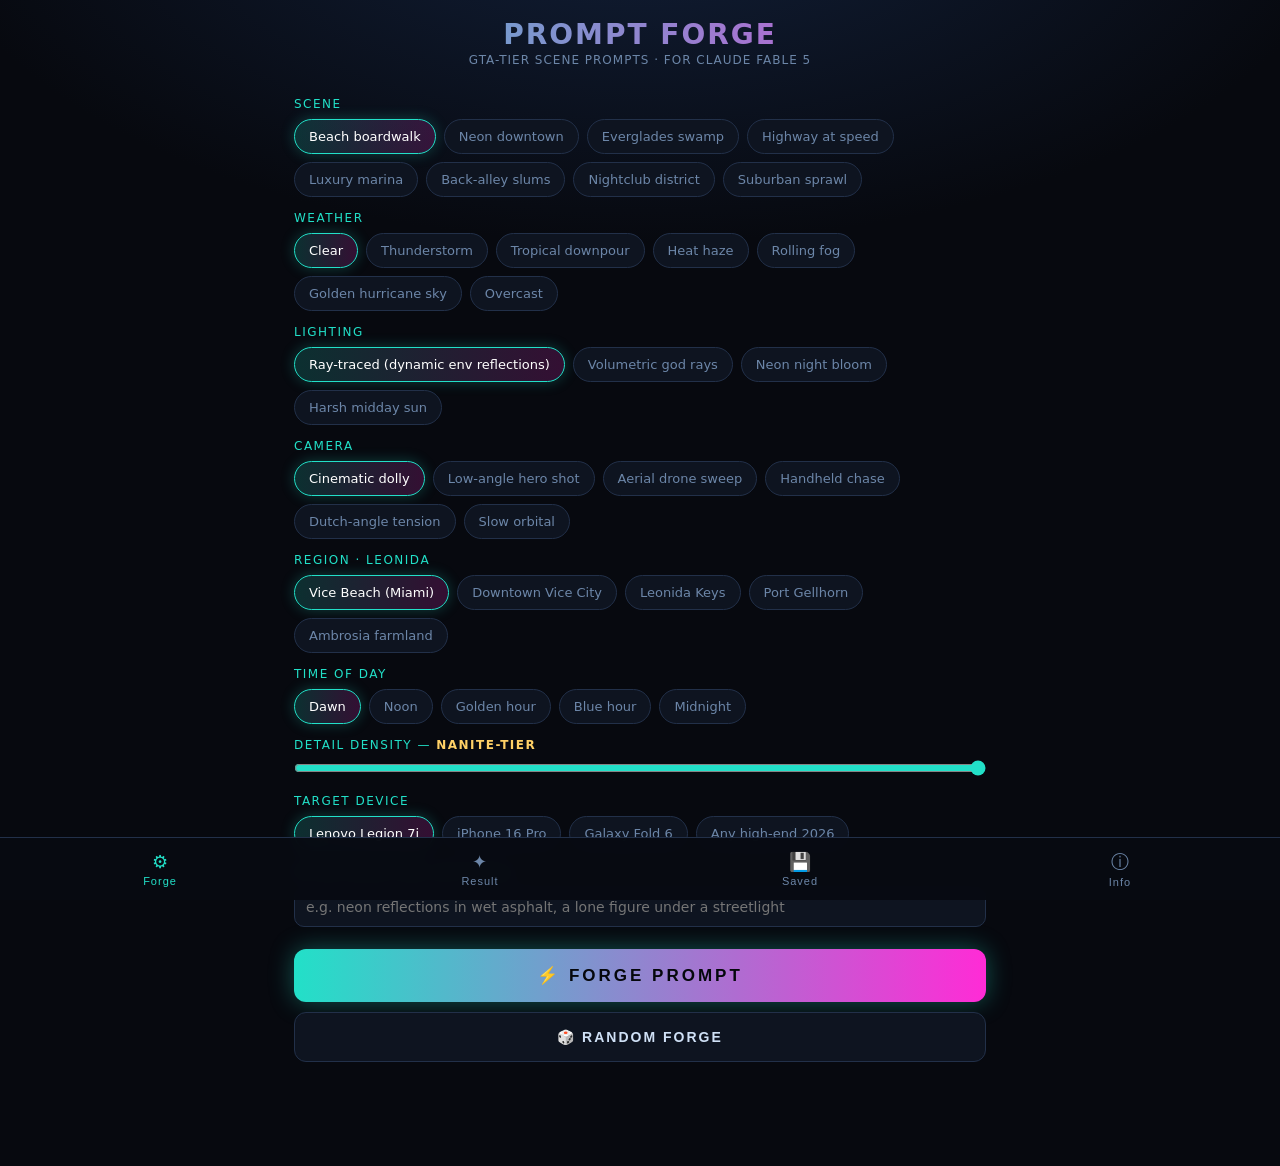
<file: app/forge.html>
<!DOCTYPE html>
<html lang="en">
<head>
<meta charset="UTF-8">
<meta name="viewport" content="width=device-width, initial-scale=1.0, viewport-fit=cover">
<title>GTA-Tier Prompt Forge — for Claude Fable 5</title>
<style>
  :root {
    --bg: #07090f; --panel: #0e1420; --panel2: #131b2b; --line: #223049;
    --txt: #cfe0f5; --dim: #6c86a8; --neon: #22e0c8; --neon2: #ff2bd6; --amber: #ffd166;
  }
  * { margin: 0; padding: 0; box-sizing: border-box; -webkit-tap-highlight-color: transparent; }
  body { background: radial-gradient(1200px 600px at 50% -10%, #12203a 0%, var(--bg) 60%); color: var(--txt);
         font-family: 'Segoe UI', system-ui, -apple-system, sans-serif; min-height: 100vh; padding-bottom: 74px; }
  header { text-align: center; padding: 18px 16px 8px; }
  header h1 { font-size: clamp(20px, 5vw, 28px); letter-spacing: 2px; font-weight: 800;
    background: linear-gradient(90deg, var(--neon), var(--neon2)); -webkit-background-clip: text; background-clip: text; color: transparent; }
  header p { color: var(--dim); font-size: 12px; letter-spacing: 1px; margin-top: 2px; }
  main { max-width: 720px; margin: 0 auto; padding: 8px 14px 30px; }
  .tab { display: none; } .tab.active { display: block; animation: fade .2s ease; }
  @keyframes fade { from { opacity: 0; transform: translateY(6px); } to { opacity: 1; transform: none; } }

  .field { margin: 14px 0; }
  .field > label { display: block; font-size: 12px; letter-spacing: 1.5px; text-transform: uppercase; color: var(--neon); margin-bottom: 8px; }
  .chips { display: flex; flex-wrap: wrap; gap: 8px; }
  .chip { padding: 9px 14px; border: 1px solid var(--line); border-radius: 20px; background: var(--panel);
    color: var(--dim); font-size: 13px; cursor: pointer; transition: all .15s; user-select: none; }
  .chip:hover { border-color: var(--neon); color: var(--txt); }
  .chip.sel { background: linear-gradient(90deg, rgba(34,224,200,.18), rgba(255,43,214,.18));
    border-color: var(--neon); color: #fff; box-shadow: 0 0 14px rgba(34,224,200,.25); }

  input[type=range] { width: 100%; accent-color: var(--neon); }
  .rangeval { color: var(--amber); font-weight: 700; }
  textarea, input[type=text] { width: 100%; background: var(--panel); border: 1px solid var(--line); color: var(--txt);
    border-radius: 10px; padding: 11px; font-family: inherit; font-size: 14px; }
  textarea { resize: vertical; min-height: 60px; }

  .forge-btn { display: block; width: 100%; margin-top: 22px; padding: 16px; border: none; border-radius: 12px;
    background: linear-gradient(90deg, var(--neon), var(--neon2)); color: #05070c; font-size: 17px; font-weight: 800;
    letter-spacing: 3px; cursor: pointer; box-shadow: 0 0 24px rgba(34,224,200,.35); }
  .forge-btn:active { transform: scale(.99); }
  .ghost { background: var(--panel); color: var(--txt); border: 1px solid var(--line); box-shadow: none; }

  .result-box { background: var(--panel); border: 1px solid var(--line); border-radius: 12px; padding: 14px; margin-top: 8px; }
  pre#promptOut { white-space: pre-wrap; word-break: break-word; font-family: 'SF Mono', Consolas, monospace;
    font-size: 12.5px; line-height: 1.5; color: #bfe9df; max-height: 46vh; overflow: auto; }
  .feat-row { display: flex; flex-wrap: wrap; gap: 6px; margin-bottom: 12px; }
  .feat { font-size: 11px; padding: 4px 9px; border-radius: 6px; background: rgba(34,224,200,.1);
    border: 1px solid rgba(34,224,200,.35); color: var(--neon); }
  .actions { display: grid; grid-template-columns: 1fr 1fr; gap: 8px; margin-top: 12px; }
  .actions button { padding: 12px; border-radius: 10px; border: 1px solid var(--line); background: var(--panel2);
    color: var(--txt); font-size: 13px; font-weight: 600; cursor: pointer; }
  .actions button:active { transform: scale(.98); }

  .saved-item { background: var(--panel); border: 1px solid var(--line); border-radius: 10px; padding: 12px; margin-bottom: 10px; }
  .saved-item h4 { font-size: 13px; color: var(--amber); margin-bottom: 4px; }
  .saved-item .meta { font-size: 11px; color: var(--dim); margin-bottom: 8px; }
  .saved-item .mini { display: flex; gap: 8px; }
  .saved-item .mini button { flex: 1; padding: 8px; font-size: 12px; border-radius: 8px; border: 1px solid var(--line);
    background: var(--panel2); color: var(--txt); cursor: pointer; }
  .empty { color: var(--dim); text-align: center; padding: 40px 10px; font-size: 14px; }

  .info p { color: var(--txt); line-height: 1.6; margin: 10px 0; font-size: 14px; }
  .info h3 { color: var(--neon); margin: 18px 0 6px; font-size: 15px; letter-spacing: 1px; }
  .info code { background: var(--panel2); padding: 1px 6px; border-radius: 4px; color: var(--amber); font-size: 13px; }
  .info .warn { border-left: 3px solid var(--amber); padding: 10px 12px; background: rgba(255,209,102,.06); border-radius: 0 8px 8px 0; }

  nav { position: fixed; bottom: 0; left: 0; right: 0; display: flex; background: rgba(8,11,18,.96);
    border-top: 1px solid var(--line); backdrop-filter: blur(8px); padding-bottom: env(safe-area-inset-bottom); }
  nav button { flex: 1; background: none; border: none; color: var(--dim); font-size: 11px; padding: 12px 0;
    cursor: pointer; letter-spacing: 1px; }
  nav button.on { color: var(--neon); }
  nav button .ic { display: block; font-size: 18px; margin-bottom: 2px; }
  .toast { position: fixed; bottom: 84px; left: 50%; transform: translateX(-50%); background: var(--neon); color: #05070c;
    padding: 10px 20px; border-radius: 20px; font-weight: 700; font-size: 13px; opacity: 0; transition: opacity .2s; pointer-events: none; }
  .toast.show { opacity: 1; }
</style>
</head>
<body>
<header>
  <h1>PROMPT FORGE</h1>
  <p>GTA-TIER SCENE PROMPTS · FOR CLAUDE FABLE 5</p>
</header>

<main>
  <!-- FORGE TAB -->
  <section id="tab-forge" class="tab active">
    <div class="field"><label>Scene</label><div class="chips" data-group="scene"></div></div>
    <div class="field"><label>Weather</label><div class="chips" data-group="weather"></div></div>
    <div class="field"><label>Lighting</label><div class="chips" data-group="lighting"></div></div>
    <div class="field"><label>Camera</label><div class="chips" data-group="camera"></div></div>
    <div class="field"><label>Region · Leonida</label><div class="chips" data-group="region"></div></div>
    <div class="field"><label>Time of Day</label><div class="chips" data-group="time"></div></div>
    <div class="field">
      <label>Detail Density — <span id="detailVal" class="rangeval">Nanite-tier</span></label>
      <input type="range" id="detail" min="0" max="4" value="4" step="1">
    </div>
    <div class="field"><label>Target Device</label><div class="chips" data-group="device"></div></div>
    <div class="field"><label>Extra direction (optional)</label>
      <input type="text" id="extra" placeholder="e.g. neon reflections in wet asphalt, a lone figure under a streetlight"></div>
    <button class="forge-btn" id="forgeBtn">⚡ FORGE PROMPT</button>
    <button class="forge-btn ghost" id="randomBtn" style="margin-top:10px;letter-spacing:2px;font-size:14px;">🎲 RANDOM FORGE</button>
  </section>

  <!-- RESULT TAB -->
  <section id="tab-result" class="tab">
    <div class="feat-row" id="featRow"></div>
    <div class="result-box"><pre id="promptOut">Forge a prompt first.</pre></div>
    <div class="actions">
      <button id="copyBtn">📋 Copy</button>
      <button id="saveBtn">💾 Save</button>
      <button id="shareBtn">🔗 Share</button>
      <button id="regenBtn">♻ Regenerate</button>
    </div>
  </section>

  <!-- SAVED TAB -->
  <section id="tab-saved" class="tab">
    <div class="field"><input type="text" id="search" placeholder="🔍 Search saved prompts…"></div>
    <div id="savedList"></div>
  </section>

  <!-- INFO TAB -->
  <section id="tab-info" class="tab info">
    <h3>What this is</h3>
    <p>A forge for <b>structured scene-generation prompts</b> aimed at Claude Fable 5. You dial in a scene, weather,
       lighting model, camera, Leonida region, detail tier, and target device — it assembles a precise, multi-section
       prompt you can paste into a chat to have Fable 5 write a GTA-6-tier scene description, shot list, or render brief.</p>
    <div class="warn">
      <p style="margin:0;font-size:13px;"><b>Honest scope:</b> this generates <i>prompts and scene descriptions</i>.
      It does not itself render 3D graphics or run a game engine — no app on a phone renders true GTA 6 at native 4K.
      For real in-browser ray tracing, see the WebGPU path tracer in this repo (<code>game/city_rtx.html</code>).</p>
    </div>
    <h3>Device targets</h3>
    <p>The prompt bakes in the right GPU/API hints per device:</p>
    <p>• <b>Lenovo Legion 7i</b> — RTX laptop GPU, DX12/Vulkan, hardware ray tracing + DLSS.<br>
       • <b>iPhone 16 Pro</b> — A18 Pro, Metal 3, MetalFX upscaling.<br>
       • <b>Galaxy Fold 6</b> — Snapdragon 8 Gen 3, Vulkan, foldable dual-screen layout.</p>
    <h3>How to use</h3>
    <p>1. Forge a prompt. 2. Copy it. 3. Paste it to Claude Fable 5. 4. Save the ones that work.
       Everything saves locally in your browser — nothing leaves the device.</p>
  </section>
</main>

<nav>
  <button class="on" data-tab="forge"><span class="ic">⚙</span>Forge</button>
  <button data-tab="result"><span class="ic">✦</span>Result</button>
  <button data-tab="saved"><span class="ic">💾</span>Saved</button>
  <button data-tab="info"><span class="ic">ⓘ</span>Info</button>
</nav>
<div class="toast" id="toast"></div>

<script>
'use strict';
const OPTS = {
  scene: ['Beach boardwalk', 'Neon downtown', 'Everglades swamp', 'Highway at speed', 'Luxury marina', 'Back-alley slums', 'Nightclub district', 'Suburban sprawl'],
  weather: ['Clear', 'Thunderstorm', 'Tropical downpour', 'Heat haze', 'Rolling fog', 'Golden hurricane sky', 'Overcast'],
  lighting: ['Ray-traced (dynamic env reflections)', 'Volumetric god rays', 'Neon night bloom', 'Harsh midday sun'],
  camera: ['Cinematic dolly', 'Low-angle hero shot', 'Aerial drone sweep', 'Handheld chase', 'Dutch-angle tension', 'Slow orbital'],
  region: ['Vice Beach (Miami)', 'Downtown Vice City', 'Leonida Keys', 'Port Gellhorn', 'Ambrosia farmland'],
  time: ['Dawn', 'Noon', 'Golden hour', 'Blue hour', 'Midnight'],
  device: ['Lenovo Legion 7i', 'iPhone 16 Pro', 'Galaxy Fold 6', 'Any high-end 2026'],
};
const DETAIL = ['Sparse', 'Moderate', 'Dense', 'Very dense', 'Nanite-tier micro-geometry'];
const DEVICE_SPEC = {
  'Lenovo Legion 7i': 'NVIDIA RTX laptop GPU · DirectX 12 Ultimate / Vulkan · hardware ray tracing + DLSS 3 frame generation · target 1440p120',
  'iPhone 16 Pro': 'Apple A18 Pro · Metal 3 · hardware ray tracing + MetalFX temporal upscaling · target ProMotion 120Hz',
  'Galaxy Fold 6': 'Snapdragon 8 Gen 3 · Vulkan 1.3 · Adreno ray query · foldable 7.6" inner-screen layout · target 90fps thermal-managed',
  'Any high-end 2026': 'RTX-class GPU or A18/Snapdragon-8-Gen-3 tier · Vulkan/Metal 3 · hardware RT + AI upscaling',
};
const sel = {};
Object.keys(OPTS).forEach(g => sel[g] = OPTS[g][0]);
let detail = 4, lastPrompt = '';

// build chips
document.querySelectorAll('.chips').forEach(box => {
  const g = box.dataset.group;
  OPTS[g].forEach((label, i) => {
    const c = document.createElement('div');
    c.className = 'chip' + (i === 0 ? ' sel' : '');
    c.textContent = label; c.dataset.val = label;
    c.onclick = () => { sel[g] = label; box.querySelectorAll('.chip').forEach(x => x.classList.remove('sel')); c.classList.add('sel'); };
    box.appendChild(c);
  });
});
const detailEl = document.getElementById('detail'), detailVal = document.getElementById('detailVal');
detailEl.oninput = () => { detail = +detailEl.value; detailVal.textContent = DETAIL[detail]; };

function buildPrompt() {
  const extra = document.getElementById('extra').value.trim();
  const rt = sel.lighting.startsWith('Ray-traced');
  const feats = ['Ray tracing', 'Volumetric lighting', DETAIL[detail], 'Cinematic camera', sel.weather + ' weather', 'Region-accurate architecture'];
  const p =
`# GTA-6-TIER SCENE BRIEF — for Claude Fable 5

## Scene
Render a photorealistic, GTA-6-caliber scene: **${sel.scene}** in ${sel.region}, at ${sel.time.toLowerCase()}, ${sel.weather.toLowerCase()} weather.

## Rendering directives
- Lighting: ${sel.lighting}. ${rt ? 'Use ray-traced global illumination with dynamic reflections that mirror the actual surrounding environment (wet asphalt, glass, chrome) — not static cubemaps.' : 'Physically-based direct + bounce lighting with soft shadows.'}
- Volumetrics: atmospheric fog, light shafts through humidity, particle haze in the air.
- Geometry: ${DETAIL[detail]} — layered surface detail, no visible LOD popping, dense clutter and props.
- Materials: PBR with subsurface scattering on skin, clearcoat on vehicles, wet/roughness variation on ground.
- Weather FX: ${sel.weather} — with matching wind, puddles/reflections, and sky state.

## Camera
${sel.camera}. Frame it like a AAA game cinematic: rule-of-thirds composition, shallow depth of field, ACES filmic tone mapping, subtle chromatic aberration and bloom, teal-and-orange color grade.

## Region accuracy — ${sel.region}
Architecture, signage, foliage, and vehicles must read as authentic to ${sel.region}: correct building styles, palm species, license plates, and street furniture. Populate with believable NPC density and traffic.

## Target hardware
${sel.device} — ${DEVICE_SPEC[sel.device]}.
Optimize the described techniques to this budget (variable-rate shading, temporal upscaling, and frame generation where available).
${extra ? '\n## Extra direction\n' + extra + '\n' : ''}
## Deliverable
Produce: (1) a vivid paragraph describing the final frame, (2) a bulleted shot/render breakdown (lighting, materials, post-fx), and (3) a short "engine settings" block a technical artist could act on. Keep it grounded in what 2026 hardware can actually do.`;
  return { text: p, feats };
}

function showResult(res) {
  lastPrompt = res.text;
  document.getElementById('promptOut').textContent = res.text;
  const fr = document.getElementById('featRow'); fr.innerHTML = '';
  res.feats.forEach(f => { const s = document.createElement('span'); s.className = 'feat'; s.textContent = f; fr.appendChild(s); });
  switchTab('result');
}
document.getElementById('forgeBtn').onclick = () => showResult(buildPrompt());
document.getElementById('regenBtn').onclick = () => showResult(buildPrompt());
document.getElementById('randomBtn').onclick = () => {
  Object.keys(OPTS).forEach(g => {
    const v = OPTS[g][Math.floor(Math.random() * OPTS[g].length)];
    sel[g] = v;
    const box = document.querySelector('.chips[data-group="' + g + '"]');
    box.querySelectorAll('.chip').forEach(c => c.classList.toggle('sel', c.dataset.val === v));
  });
  detail = Math.floor(Math.random() * 5); detailEl.value = detail; detailVal.textContent = DETAIL[detail];
  showResult(buildPrompt());
};

// clipboard / share
function toast(msg) { const t = document.getElementById('toast'); t.textContent = msg; t.classList.add('show'); setTimeout(() => t.classList.remove('show'), 1400); }
document.getElementById('copyBtn').onclick = async () => {
  try { await navigator.clipboard.writeText(lastPrompt); toast('Copied ✓'); }
  catch { const ta = document.createElement('textarea'); ta.value = lastPrompt; document.body.appendChild(ta); ta.select(); document.execCommand('copy'); ta.remove(); toast('Copied ✓'); }
};
document.getElementById('shareBtn').onclick = async () => {
  if (navigator.share) { try { await navigator.share({ title: 'GTA-tier prompt', text: lastPrompt }); } catch {} }
  else { document.getElementById('copyBtn').onclick(); toast('Copied (share n/a) ✓'); }
};

// persistence
const KEY = 'forge.saved.v1';
function getSaved() { try { return JSON.parse(localStorage.getItem(KEY) || '[]'); } catch { return []; } }
function setSaved(a) { localStorage.setItem(KEY, JSON.stringify(a)); }
document.getElementById('saveBtn').onclick = () => {
  if (!lastPrompt) return toast('Forge one first');
  const a = getSaved();
  a.unshift({ id: Date.now(), title: sel.scene + ' · ' + sel.region, meta: sel.weather + ' · ' + sel.time + ' · ' + DETAIL[detail], text: lastPrompt });
  setSaved(a); renderSaved(); toast('Saved ✓');
};
function renderSaved(filter) {
  const list = document.getElementById('savedList'); const a = getSaved();
  const q = (filter || '').toLowerCase();
  const items = a.filter(x => !q || (x.title + x.meta + x.text).toLowerCase().includes(q));
  if (!items.length) { list.innerHTML = '<div class="empty">' + (a.length ? 'No matches.' : 'No saved prompts yet. Forge one and hit Save.') + '</div>'; return; }
  list.innerHTML = '';
  items.forEach(x => {
    const d = document.createElement('div'); d.className = 'saved-item';
    const h = document.createElement('h4'); h.textContent = x.title;
    const m = document.createElement('div'); m.className = 'meta'; m.textContent = x.meta;
    const mini = document.createElement('div'); mini.className = 'mini';
    const load = document.createElement('button'); load.textContent = 'Load'; load.onclick = () => { lastPrompt = x.text; document.getElementById('promptOut').textContent = x.text; document.getElementById('featRow').innerHTML = ''; switchTab('result'); };
    const del = document.createElement('button'); del.textContent = 'Delete'; del.onclick = () => { setSaved(getSaved().filter(y => y.id !== x.id)); renderSaved(document.getElementById('search').value); toast('Deleted'); };
    mini.append(load, del); d.append(h, m, mini); list.appendChild(d);
  });
}
document.getElementById('search').oninput = e => renderSaved(e.target.value);

// tabs
function switchTab(name) {
  document.querySelectorAll('.tab').forEach(t => t.classList.toggle('active', t.id === 'tab-' + name));
  document.querySelectorAll('nav button').forEach(b => b.classList.toggle('on', b.dataset.tab === name));
  if (name === 'saved') renderSaved(document.getElementById('search').value);
}
document.querySelectorAll('nav button').forEach(b => b.onclick = () => switchTab(b.dataset.tab));

// expose for headless test
window.__forge = { buildPrompt, getSaved, switchTab };
renderSaved();
</script>
</body>
</html>
</file>
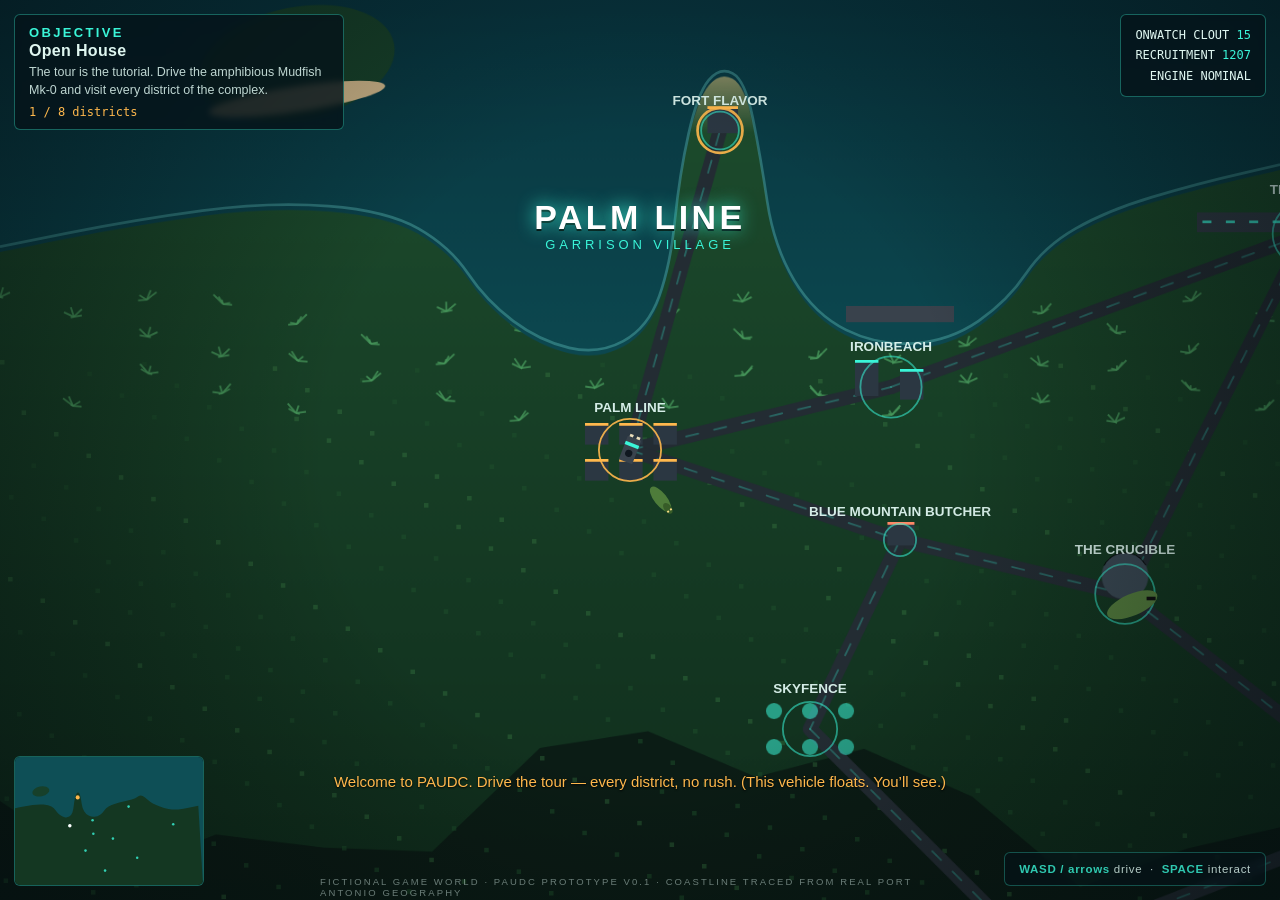
<file: game/2d.html>
<!DOCTYPE html><html lang="en"><head><meta charset="utf-8"><meta name="viewport" content="width=device-width,initial-scale=1">
<title>PAUDC: Neon Harbor — Playable Prototype</title>
</head><body><style>
  :root{
    --ink:#dff7f1; --teal:#3af5d8; --amber:#ffb84d; --red:#ff5566;
    --panel:rgba(6,20,26,.82); --line:rgba(58,245,216,.35);
  }
  html,body{height:100%;margin:0;overflow:hidden;background:#041820;}
  body{font-family:'Bahnschrift','DIN Alternate','Franklin Gothic Medium','Arial Narrow',Arial,sans-serif;color:var(--ink);}
  #wrap{position:fixed;inset:0;}
  canvas#game{display:block;width:100%;height:100%;touch-action:none;}
  .hud{position:absolute;pointer-events:none;}
  .card{background:var(--panel);border:1px solid var(--line);border-radius:6px;padding:10px 14px;backdrop-filter:blur(3px);}
  #obj{top:14px;left:14px;max-width:300px;}
  #obj h1{margin:0 0 2px;font-size:13px;letter-spacing:.18em;color:var(--teal);text-transform:uppercase;}
  #obj .m{font-size:16px;font-weight:700;letter-spacing:.02em;}
  #obj .d{font-size:12.5px;opacity:.85;margin-top:3px;line-height:1.45;}
  #obj .p{font-family:ui-monospace,Menlo,Consolas,monospace;font-size:12px;color:var(--amber);margin-top:6px;font-variant-numeric:tabular-nums;}
  #stats{top:14px;right:14px;text-align:right;font-family:ui-monospace,Menlo,Consolas,monospace;font-size:12px;line-height:1.7;font-variant-numeric:tabular-nums;}
  #stats b{color:var(--teal);font-weight:400;}
  #toast{top:22%;left:50%;transform:translateX(-50%);text-align:center;opacity:0;transition:opacity .5s;}
  #toast .z{font-size:34px;font-weight:800;letter-spacing:.1em;text-transform:uppercase;color:#fff;text-shadow:0 0 18px var(--teal),0 2px 0 #000;}
  #toast .s{font-size:13px;letter-spacing:.3em;color:var(--teal);text-transform:uppercase;}
  #msg{bottom:110px;left:50%;transform:translateX(-50%);font-size:15px;color:var(--amber);text-shadow:0 1px 2px #000;opacity:0;transition:opacity .4s;text-align:center;max-width:82vw;}
  #mini{bottom:14px;left:14px;border:1px solid var(--line);border-radius:6px;background:var(--panel);}
  #keys{bottom:14px;right:14px;font-size:11.5px;letter-spacing:.06em;opacity:.8;}
  #keys b{color:var(--teal);}
  #stick,#actbtn{position:absolute;bottom:26px;display:none;pointer-events:auto;}
  #stick{left:26px;width:120px;height:120px;border-radius:50%;border:1.5px solid var(--line);background:rgba(6,20,26,.4);}
  #nub{position:absolute;left:38px;top:38px;width:44px;height:44px;border-radius:50%;background:rgba(58,245,216,.5);}
  #actbtn{right:26px;width:84px;height:84px;border-radius:50%;border:1.5px solid var(--amber);background:rgba(255,184,77,.22);color:var(--amber);font:700 13px/84px inherit;text-align:center;letter-spacing:.1em;}
  #fine{position:absolute;bottom:2px;left:50%;transform:translateX(-50%);font-size:9.5px;letter-spacing:.22em;opacity:.45;text-transform:uppercase;}
  @media (pointer:coarse){ #stick,#actbtn{display:block;} #keys{display:none;} }
  @media (prefers-reduced-motion:reduce){ #toast,#msg{transition:none;} }
</style>
<div id="wrap">
  <canvas id="game"></canvas>
  <div class="hud card" id="obj"><h1>Objective</h1><div class="m" id="objName"></div><div class="d" id="objDesc"></div><div class="p" id="objProg"></div></div>
  <div class="hud card" id="stats"></div>
  <div class="hud" id="toast"><div class="z" id="toastZ"></div><div class="s" id="toastS"></div></div>
  <div class="hud" id="msg"></div>
  <canvas class="hud" id="mini" width="188" height="128"></canvas>
  <div class="hud card" id="keys"><b>WASD / arrows</b> drive &nbsp;·&nbsp; <b>SPACE</b> interact</div>
  <div id="stick"><div id="nub"></div></div>
  <button id="actbtn">ACTION</button>
  <div class="hud" id="fine">Fictional game world · PAUDC prototype v0.1 · coastline traced from real Port Antonio geography</div>
</div>
<script>
'use strict';
// ---------- world ----------
const W=2400,H=1600;
// Coastline inspired by the satellite view of Port Antonio: sea north, Navy Island NW,
// West Harbour / Titchfield peninsula / East Harbour, Folly Point east, hills south.
const COAST=[[0,640],[150,610],[300,590],[430,600],[500,640],[540,700],[600,745],[665,760],[720,730],[745,660],[755,560],[775,470],[800,440],[828,455],[845,540],[860,640],[905,715],[975,750],[1055,745],[1120,700],[1160,640],[1230,600],[1330,570],[1440,545],[1540,520],[1600,470],[1660,505],[1720,560],[1800,600],[1900,640],[2020,660],[2150,650],[2280,620],[2400,600]];
const NAVY={x:330,y:430,rx:110,ry:62};
const ZONES=[
 {id:'palm',   name:'Palm Line',            sub:'Garrison Village',        x:700, y:860, r:95},
 {id:'fort',   name:'Fort Flavor',          sub:'Tichfield Culinary Academy',x:800,y:505, r:60},
 {id:'iron',   name:'Ironbeach',            sub:'Naval Anchorage',         x:990, y:790, r:90},
 {id:'strip',  name:'The Strip',            sub:'Errol Flynn Joint Airfield',x:1450,y:620,r:100},
 {id:'cruc',   name:'The Crucible',         sub:'Selection & Training',    x:1250,y:1020,r:100},
 {id:'sky',    name:'Skyfence',             sub:'Interceptor Gardens',     x:900, y:1170,r:90},
 {id:'ear',    name:'The Ear',              sub:'Listening Campus',        x:1560,y:1260,r:90},
 {id:'vault',  name:'The Vault',            sub:'Mount Nonsuch Citadel',   x:1150,y:1420,r:95},
 {id:'butch',  name:'Blue Mountain Butcher',sub:'& Market',                x:1000,y:960, r:55},
 {id:'swamp',  name:'The Wetland',          sub:'Croc Preserve',           x:2020,y:840, r:130},
];
const Z=Object.fromEntries(ZONES.map(z=>[z.id,z]));
const ROADS=[['palm','fort'],['palm','iron'],['iron','strip'],['palm','butch'],['butch','cruc'],['cruc','strip'],['butch','sky'],['sky','vault'],['cruc','ear'],['ear','vault'],['strip','swamp'],['ear','swamp']];
// ---------- canvases ----------
const cv=document.getElementById('game'),cx=cv.getContext('2d');
const mini=document.getElementById('mini'),mx=mini.getContext('2d');
const terr=document.createElement('canvas');terr.width=W;terr.height=H;const tx=terr.getContext('2d');
function coastPath(g){g.beginPath();g.moveTo(COAST[0][0],COAST[0][1]);for(let i=1;i<COAST.length;i++){const[a,b]=COAST[i-1],[c,d]=COAST[i];g.quadraticCurveTo(a,b,(a+c)/2,(b+d)/2);}g.lineTo(W,H);g.lineTo(0,H);g.closePath();}
function drawTerrain(){
  const g=tx;
  const sea=g.createLinearGradient(0,0,0,900);sea.addColorStop(0,'#04222e');sea.addColorStop(1,'#0e4f56');
  g.fillStyle=sea;g.fillRect(0,0,W,H);
  // land
  coastPath(g);const land=g.createLinearGradient(0,400,0,H);land.addColorStop(0,'#c9b287');land.addColorStop(.09,'#1c4a2c');land.addColorStop(.55,'#143722');land.addColorStop(1,'#0c2417');
  g.fillStyle=land;g.fill();
  g.save();coastPath(g);g.clip();
  // southern ridge
  g.fillStyle='rgba(10,26,20,.9)';g.beginPath();g.moveTo(0,1600);g.lineTo(0,1290);
  for(let x=0;x<=W;x+=120)g.lineTo(x,1250+70*Math.sin(x*.006)+40*Math.sin(x*.017));
  g.lineTo(W,1600);g.closePath();g.fill();
  // jungle stipple + palms
  for(let i=0;i<900;i++){const x=(i*997)%W,y=760+((i*613)%820);g.fillStyle=i%3?'rgba(30,80,45,.5)':'rgba(60,130,70,.35)';g.fillRect(x,y,5,5);}
  for(let i=0;i<80;i++){const x=(i*331)%W,y=690+((i*211)%140);g.strokeStyle='rgba(70,150,90,.8)';g.lineWidth=2;
    for(let a=0;a<5;a++){g.beginPath();g.moveTo(x,y);g.lineTo(x+11*Math.cos(a*1.256+i),y-5-6*Math.sin(a*1.256));g.stroke();}}
  // wetland
  g.fillStyle='rgba(24,74,66,.75)';g.beginPath();g.ellipse(2020,840,190,130,0,0,7);g.fill();
  for(let i=0;i<26;i++){g.fillStyle='rgba(14,79,86,.8)';g.beginPath();g.ellipse(1880+(i*97)%300,760+(i*53)%170,14,7,0,0,7);g.fill();}
  // roads
  g.strokeStyle='#232c33';g.lineWidth=16;g.lineCap='round';
  for(const[a,b]of ROADS){g.beginPath();g.moveTo(Z[a].x,Z[a].y);g.lineTo(Z[b].x,Z[b].y);g.stroke();}
  g.strokeStyle='rgba(58,245,216,.28)';g.lineWidth=2;g.setLineDash([14,18]);
  for(const[a,b]of ROADS){g.beginPath();g.moveTo(Z[a].x,Z[a].y);g.lineTo(Z[b].x,Z[b].y);g.stroke();}
  g.setLineDash([]);
  g.restore();
  // Navy Island
  g.fillStyle='#17402a';g.beginPath();g.ellipse(NAVY.x,NAVY.y,NAVY.rx,NAVY.ry,-.2,0,7);g.fill();
  g.fillStyle='#c9b287';g.beginPath();g.ellipse(NAVY.x,NAVY.y+40,NAVY.rx*.9,14,-.15,0,7);g.fill();
  // structures per zone (simple neon-lit blocks)
  const bld=(x,y,w,h,c)=>{g.fillStyle='#2b3742';g.fillRect(x,y,w,h);g.fillStyle=c;g.fillRect(x,y,w,3);};
  bld(950,760,26,40,'#3af5d8');bld(1000,770,26,34,'#3af5d8');            // Ironbeach sheds
  g.fillStyle='#39424c';g.fillRect(940,700,120,18);                       // pier
  g.fillStyle='#2f3a44';g.fillRect(1330,596,240,22);                      // runway
  g.fillStyle='rgba(58,245,216,.8)';for(let i=0;i<9;i++)g.fillRect(1336+i*26,605,10,3);
  for(let i=0;i<6;i++)bld(650+(i%3)*38,830+((i/3)|0)*40,26,24,'#ffb84d'); // Palm Line cottages
  bld(786,478,34,30,'#ffb84d');                                           // Fort Flavor hall
  g.fillStyle='#cfd8dc';for(let i=0;i<3;i++){g.beginPath();g.arc(1520+i*42,1252,15,0,7);g.fill();} // radomes
  g.fillStyle='#2b3742';g.beginPath();g.moveTo(1150,1360);g.lineTo(1090,1450);g.lineTo(1210,1450);g.closePath();g.fill(); // Vault door
  g.fillStyle='rgba(58,245,216,.9)';g.fillRect(1142,1398,16,42);
  for(let i=0;i<6;i++){g.fillStyle='rgba(58,245,216,.55)';g.beginPath();g.arc(860+(i%3)*40,1150+((i/3)|0)*40,9,0,7);g.fill();} // Skyfence petals
  bld(986,940,30,26,'#ff8866');                                           // Butcher shop
  g.fillStyle='#3b4a55';g.beginPath();g.arc(1250,1000,26,0,7);g.fill();   // Pressure Dome
  g.fillStyle='rgba(58,245,216,.5)';g.beginPath();g.arc(1250,1000,26,3.6,5.8);g.stroke();
}
drawTerrain();
const TD=tx.getImageData(0,0,W,H).data;
const isWater=(x,y)=>{x|=0;y|=0;if(x<0||y<0||x>=W||y>=H)return true;const i=(y*W+x)*4;const r=TD[i],g=TD[i+1],b=TD[i+2];return b>g&&r<30&&b>40;};
// ---------- entities ----------
const player={x:700,y:860,a:-1.2,v:0};
const crocs=[
 {x:2000,y:830,a:0,home:Z.swamp,got:false},{x:2090,y:880,a:2,home:Z.swamp,got:false},
 {x:720,y:895,a:1,home:{x:720,y:895,r:40},got:false,label:'pool crasher'},
];
const barrister={x:1258,y:1032};
let clout=0,recruits=1204,carrying=false,tstart=0;
// ---------- missions ----------
const visited=new Set();
const missions=[
 {name:'Open House',desc:'The tour is the tutorial. Drive the amphibious Mudfish Mk-0 and visit every district of the complex.',
  prog:()=>`${visited.size} / 8 districts`,
  done:()=>visited.size>=8},
 {name:'Croc Wrangler',desc:'Three crocs are loose — one is in the Palm Line pool. Get close and press ACTION to relocate them to the wetland preserve. Gently.',
  prog:()=>`${crocs.filter(c=>c.got).length} / 3 relocated`,
  done:()=>crocs.every(c=>c.got)},
 {name:'Low & Slow',desc:'Collect Instructor Palmer’s curry goat pot at Fort Flavor (ACTION), then deliver it to Palm Line in under 75 seconds. Don’t dunk it.',
  prog:()=>carrying?`pot aboard — ${Math.max(0,75-((now-tstart)/1000)|0)}s`:'collect the pot at Fort Flavor',
  done:()=>false},
];
let mi=0,finished=false,fireworks=[];
// ---------- input ----------
const keys={};let act=false;
addEventListener('keydown',e=>{keys[e.key.toLowerCase()]=true;if(e.key===' '){act=true;e.preventDefault();}});
addEventListener('keyup',e=>keys[e.key.toLowerCase()]=false);
const stick=document.getElementById('stick'),nub=document.getElementById('nub');let sv={x:0,y:0};
stick.addEventListener('touchstart',ts,{passive:false});stick.addEventListener('touchmove',ts,{passive:false});
stick.addEventListener('touchend',()=>{sv={x:0,y:0};nub.style.left='38px';nub.style.top='38px';});
function ts(e){e.preventDefault();const r=stick.getBoundingClientRect(),t=e.touches[0];
 let dx=t.clientX-r.left-60,dy=t.clientY-r.top-60;const m=Math.hypot(dx,dy)||1,c=Math.min(m,44);
 dx=dx/m*c;dy=dy/m*c;sv={x:dx/44,y:dy/44};nub.style.left=(38+dx)+'px';nub.style.top=(38+dy)+'px';}
document.getElementById('actbtn').addEventListener('touchstart',e=>{e.preventDefault();act=true;});
// ---------- ui helpers ----------
const $=id=>document.getElementById(id);
let toastT=0,msgT=0;
function toast(z,s){$('toastZ').textContent=z;$('toastS').textContent=s;$('toast').style.opacity=1;toastT=now+2600;}
function say(t,ms=3200){$('msg').textContent=t;$('msg').style.opacity=1;msgT=now+ms;}
// ---------- loop ----------
let now=0,last=0,curZone=null;
function step(t){
  now=t;const dt=Math.min(.05,(t-last)/1000||.016);last=t;
  // drive
  let thr=(keys.w||keys.arrowup?1:0)-(keys.s||keys.arrowdown?.6:0);
  let str=(keys.d||keys.arrowright?1:0)-(keys.a||keys.arrowleft?1:0);
  if(sv.x||sv.y){thr=Math.max(thr,-sv.y>.15?Math.hypot(sv.x,sv.y):(-sv.y<-.15?-.5:0));
    const want=Math.atan2(sv.y,sv.x);let d=want-player.a;while(d>Math.PI)d-=2*Math.PI;while(d<-Math.PI)d+=2*Math.PI;str=Math.max(-1,Math.min(1,d*3));thr=Math.hypot(sv.x,sv.y);}
  const wet=isWater(player.x,player.y);
  const top=wet?110:250;
  player.v+=thr*(wet?160:420)*dt;player.v*=wet?.965:.975;player.v=Math.max(-top*.4,Math.min(top,player.v));
  player.a+=str*2.4*dt*(Math.abs(player.v)>8?1:0)*Math.sign(player.v||1);
  player.x=Math.max(12,Math.min(W-12,player.x+Math.cos(player.a)*player.v*dt));
  player.y=Math.max(12,Math.min(H-12,player.y+Math.sin(player.a)*player.v*dt));
  // zones
  let inZ=null;
  for(const z of ZONES){if(Math.hypot(player.x-z.x,player.y-z.y)<z.r){inZ=z;break;}}
  if(inZ&&inZ!==curZone){toast(inZ.name,inZ.sub);if(mi===0&&!visited.has(inZ.id)&&inZ.id!=='swamp'&&inZ.id!=='butch'){visited.add(inZ.id);clout+=15;recruits+=3;}}
  curZone=inZ;
  // crocs wander
  for(const c of crocs){if(c.got)continue;c.a+=(Math.sin(now*.001+c.x)*.6)*dt;
    c.x+=Math.cos(c.a)*18*dt;c.y+=Math.sin(c.a)*18*dt;
    const d=Math.hypot(c.x-c.home.x,c.y-c.home.y);if(d>c.home.r){c.a=Math.atan2(c.home.y-c.y,c.home.x-c.x);}}
  // actions
  if(act){act=false;
    if(mi===1){const c=crocs.find(c=>!c.got&&Math.hypot(c.x-player.x,c.y-player.y)<46);
      if(c){c.got=true;clout+=40;recruits+=8;say(c.label?'Pool croc relocated. The party applauds.':'Croc relocated to the preserve. Standing +1.');}}
    if(Math.hypot(barrister.x-player.x,barrister.y-player.y)<52){say('This is BARRISTER. He is not going anywhere. Respect.',3600);clout+=25;}
    if(mi===2&&!carrying&&Math.hypot(Z.fort.x-player.x,Z.fort.y-player.y)<Z.fort.r){carrying=true;tstart=now;say('Pot aboard. LOW AND SLOW does not mean stop.');}
  }
  if(mi===2&&carrying){
    if(wet){carrying=false;say('You dunked the curry. Palmer felt it from across the bay. Try again.',3600);}
    else if((now-tstart)/1000>75){carrying=false;say('Cold curry is a crime here. Collect a fresh pot.',3600);}
    else if(Math.hypot(Z.palm.x-player.x,Z.palm.y-player.y)<Z.palm.r){finished=true;mi=3;clout+=120;recruits+=40;
      toast('Prototype complete','Palm Line enlistment ceremony');say('Granny-Approved delivery. Fireworks over the bay. Recruitment is UP.',6e3);
      for(let i=0;i<40;i++)fireworks.push({x:Z.palm.x-60+Math.random()*120,y:Z.palm.y-40,vx:(Math.random()-.5)*160,vy:-90-Math.random()*160,t:now+Math.random()*800});}
  }
  if(!finished&&missions[mi]&&missions[mi].done()){mi++;clout+=60;recruits+=15;
    if(mi===1)say('Tour complete. Miss Ouida heard about the crocs…');
    if(mi===2)say('Instructor Palmer needs a delivery driver. Fort Flavor, go.');}
  // HUD
  const m=missions[Math.min(mi,2)];
  $('objName').textContent=finished?'Free roam':m.name;
  $('objDesc').textContent=finished?'The island is yours. Prototype v0.1 ends here — the design docs describe the rest.':m.desc;
  $('objProg').textContent=finished?'':m.prog();
  $('stats').innerHTML=`ONWATCH CLOUT <b>${clout}</b><br>RECRUITMENT <b>${recruits}</b><br>${wet?'<b>HULL MODE</b>':'ENGINE NOMINAL'}`;
  if(now>toastT)$('toast').style.opacity=0;
  if(now>msgT)$('msg').style.opacity=0;
  draw();requestAnimationFrame(step);
}
// ---------- render ----------
function draw(){
  const vw=innerWidth,vh=innerHeight,dpr=devicePixelRatio||1;
  if(cv.width!==vw*dpr){cv.width=vw*dpr;cv.height=vh*dpr;}
  cx.setTransform(dpr,0,0,dpr,0,0);
  const s=Math.max(vw/1500,vh/1000);
  let cxx=player.x-vw/2/s,cyy=player.y-vh/2/s;
  cxx=Math.max(0,Math.min(W-vw/s,cxx));cyy=Math.max(0,Math.min(H-vh/s,cyy));
  cx.save();cx.scale(s,s);cx.translate(-cxx,-cyy);
  cx.drawImage(terr,0,0);
  // animated shoreline shimmer
  cx.strokeStyle='rgba(120,230,220,'+(0.25+0.15*Math.sin(now*.002))+')';cx.lineWidth=3;
  cx.beginPath();cx.moveTo(COAST[0][0],COAST[0][1]-6);
  for(let i=1;i<COAST.length;i++){const[a,b]=COAST[i-1],[c,d]=COAST[i];cx.quadraticCurveTo(a,b-6,(a+c)/2,(b+d)/2-6);}cx.stroke();
  // zone markers
  for(const z of ZONES){const pu=1+.08*Math.sin(now*.003+z.x);
    cx.strokeStyle=z===curZone?'rgba(255,184,77,.9)':'rgba(58,245,216,.55)';cx.lineWidth=2;
    cx.beginPath();cx.arc(z.x,z.y,z.r*pu*.35,0,7);cx.stroke();
    cx.fillStyle='rgba(223,247,241,.95)';cx.font='700 15px "Arial Narrow",Arial,sans-serif';cx.textAlign='center';
    cx.fillText(z.name.toUpperCase(),z.x,z.y-z.r*.38-6);}
  // objective beacon
  let tgt=null;
  if(mi===0){for(const z of ZONES){if(!visited.has(z.id)&&z.id!=='swamp'&&z.id!=='butch'){tgt=z;break;}}}
  if(mi===1){const c=crocs.find(c=>!c.got);if(c)tgt=c;}
  if(mi===2)tgt=carrying?Z.palm:Z.fort;
  if(tgt){cx.strokeStyle='rgba(255,184,77,.9)';cx.lineWidth=3;
    cx.beginPath();cx.arc(tgt.x,tgt.y,20+6*Math.sin(now*.006),0,7);cx.stroke();}
  // crocs
  for(const c of crocs){if(c.got)continue;
    cx.save();cx.translate(c.x,c.y);cx.rotate(c.a);
    cx.fillStyle='#4e7c3a';cx.beginPath();cx.ellipse(0,0,17,7,0,0,7);cx.fill();
    cx.fillStyle='#375c28';cx.beginPath();cx.ellipse(13,0,7,4,0,0,7);cx.fill();
    cx.fillStyle='#ffe08a';cx.fillRect(15,-3,2,2);cx.fillRect(15,1,2,2);cx.restore();}
  // Barrister (bigger, unbothered, sunglasses)
  cx.save();cx.translate(barrister.x,barrister.y);
  cx.fillStyle='#557f3f';cx.beginPath();cx.ellipse(0,0,30,12,-.4,0,7);cx.fill();
  cx.fillStyle='#111';cx.fillRect(16,-9,10,4);cx.restore();
  // player vehicle
  cx.save();cx.translate(player.x,player.y);cx.rotate(player.a);
  if(isWater(player.x,player.y)){cx.strokeStyle='rgba(200,255,245,.5)';cx.lineWidth=2;
    cx.beginPath();cx.moveTo(-14,-8);cx.lineTo(-30,-14);cx.moveTo(-14,8);cx.lineTo(-30,14);cx.stroke();}
  cx.fillStyle='#39434d';cx.fillRect(-14,-8,28,16);
  cx.fillStyle='#3af5d8';cx.fillRect(4,-8,4,16);
  cx.fillStyle=carrying?'#ffb84d':'#101820';cx.beginPath();cx.arc(-4,0,4,0,7);cx.fill();
  cx.fillStyle='rgba(255,240,200,.9)';cx.fillRect(14,-6,3,4);cx.fillRect(14,2,3,4);
  cx.restore();
  // fireworks
  fireworks=fireworks.filter(f=>now-f.t<1600);
  for(const f of fireworks){const a=(now-f.t)/1000;if(a<0)continue;
    cx.fillStyle=`hsla(${(f.x|0)%360},90%,70%,${1-a/1.6})`;
    cx.beginPath();cx.arc(f.x+f.vx*a,f.y+f.vy*a+60*a*a,2.5,0,7);cx.fill();}
  cx.restore();
  // night vignette
  const vg=cx.createRadialGradient(vw/2,vh/2,vh*.35,vw/2,vh/2,vh*.9);
  vg.addColorStop(0,'rgba(0,0,0,0)');vg.addColorStop(1,'rgba(2,10,14,.55)');
  cx.fillStyle=vg;cx.fillRect(0,0,vw,vh);
  // minimap (static base pre-rendered once)
  mx.drawImage(miniBase,0,0);
  mx.save();mx.scale(188/W,128/H);
  if(tgt){mx.fillStyle='#ffb84d';mx.beginPath();mx.arc(tgt.x,tgt.y,26,0,7);mx.fill();}
  mx.fillStyle='#fff';mx.beginPath();mx.arc(player.x,player.y,22,0,7);mx.fill();
  mx.restore();
}
// pre-render static minimap base once
const miniBase=document.createElement('canvas');miniBase.width=188;miniBase.height=128;
{const g=miniBase.getContext('2d');
 g.fillStyle='rgba(4,24,32,.95)';g.fillRect(0,0,188,128);
 g.save();g.scale(188/W,128/H);
 g.fillStyle='#0e4f56';g.fillRect(0,0,W,H);
 coastPath(g);g.fillStyle='#143722';g.fill();
 g.fillStyle='#17402a';g.beginPath();g.ellipse(NAVY.x,NAVY.y,NAVY.rx,NAVY.ry,-.2,0,7);g.fill();
 for(const z of ZONES){g.fillStyle='rgba(58,245,216,.8)';g.beginPath();g.arc(z.x,z.y,16,0,7);g.fill();}
 g.restore();}
say('Welcome to PAUDC. Drive the tour — every district, no rush. (This vehicle floats. You’ll see.)',5e3);
toast('Port Antonio','Unified Defense Complex');
requestAnimationFrame(step);
</script></body>
</html>
</file>
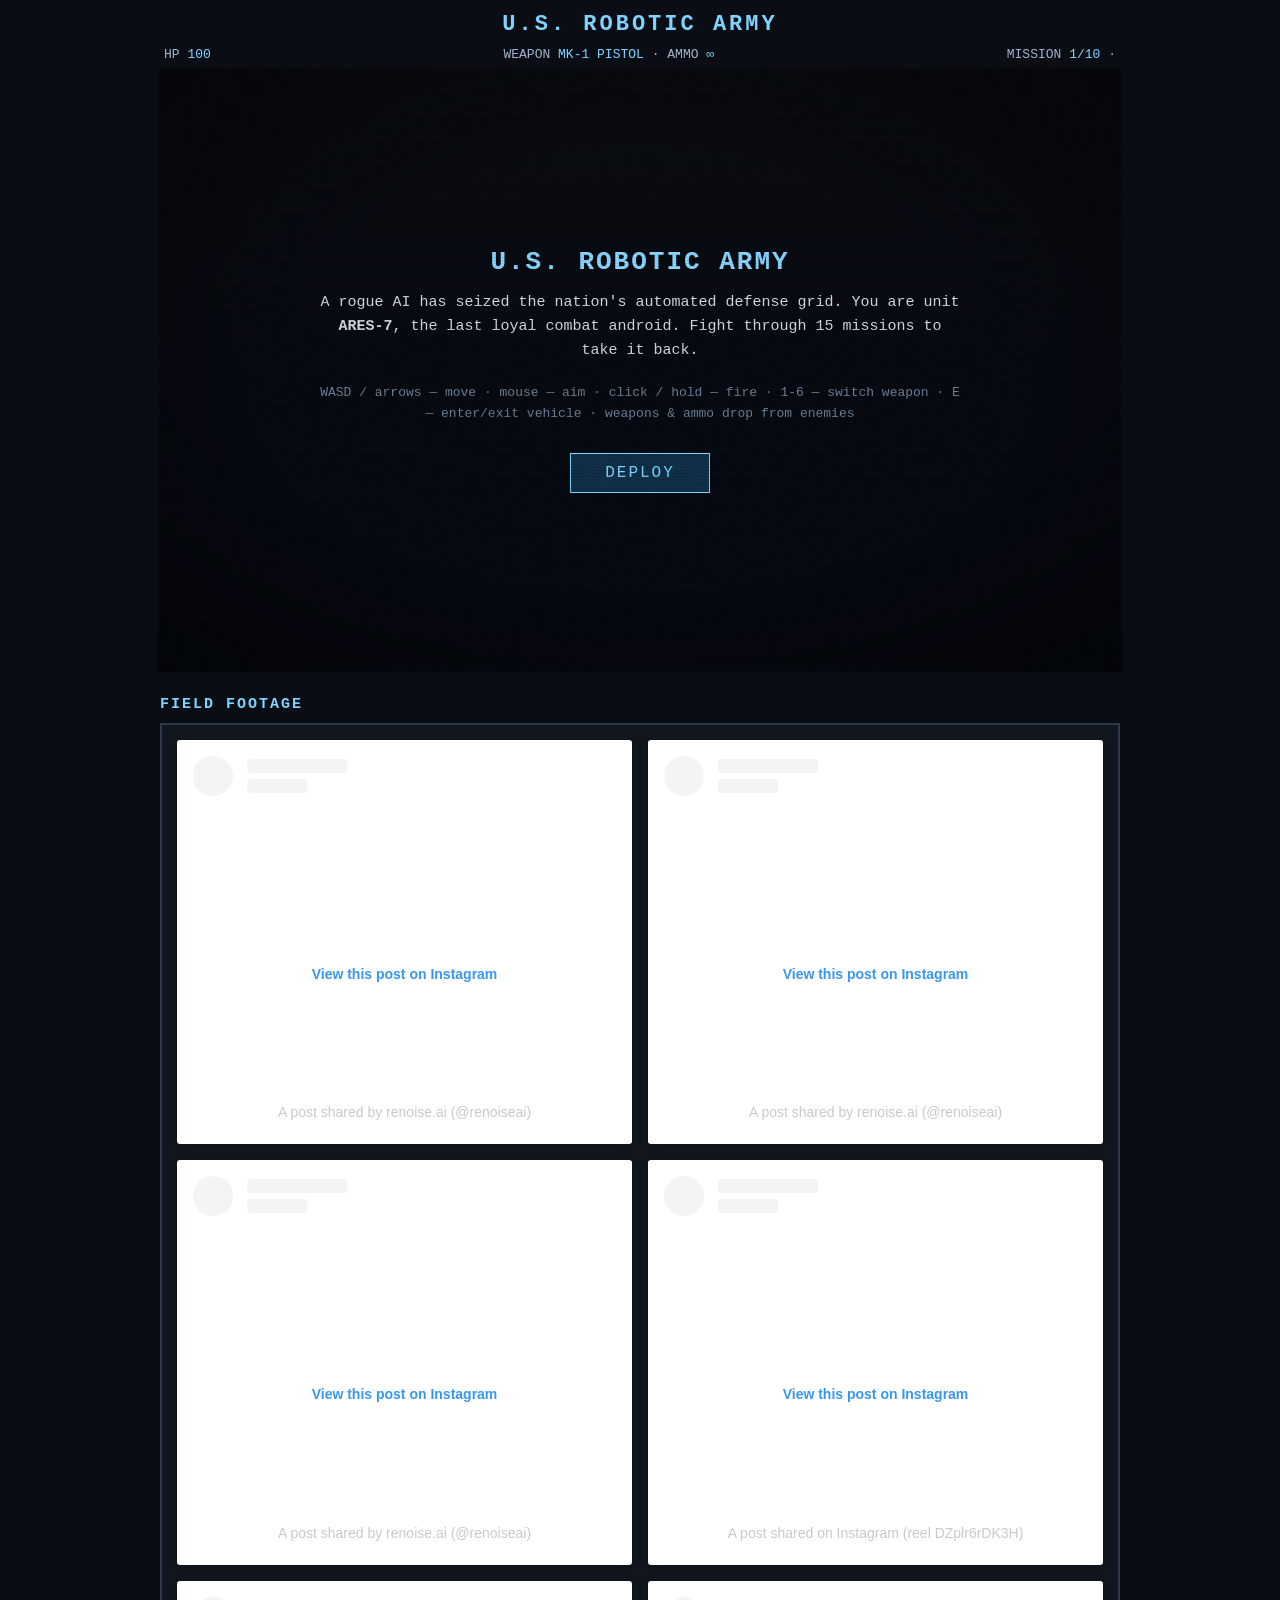
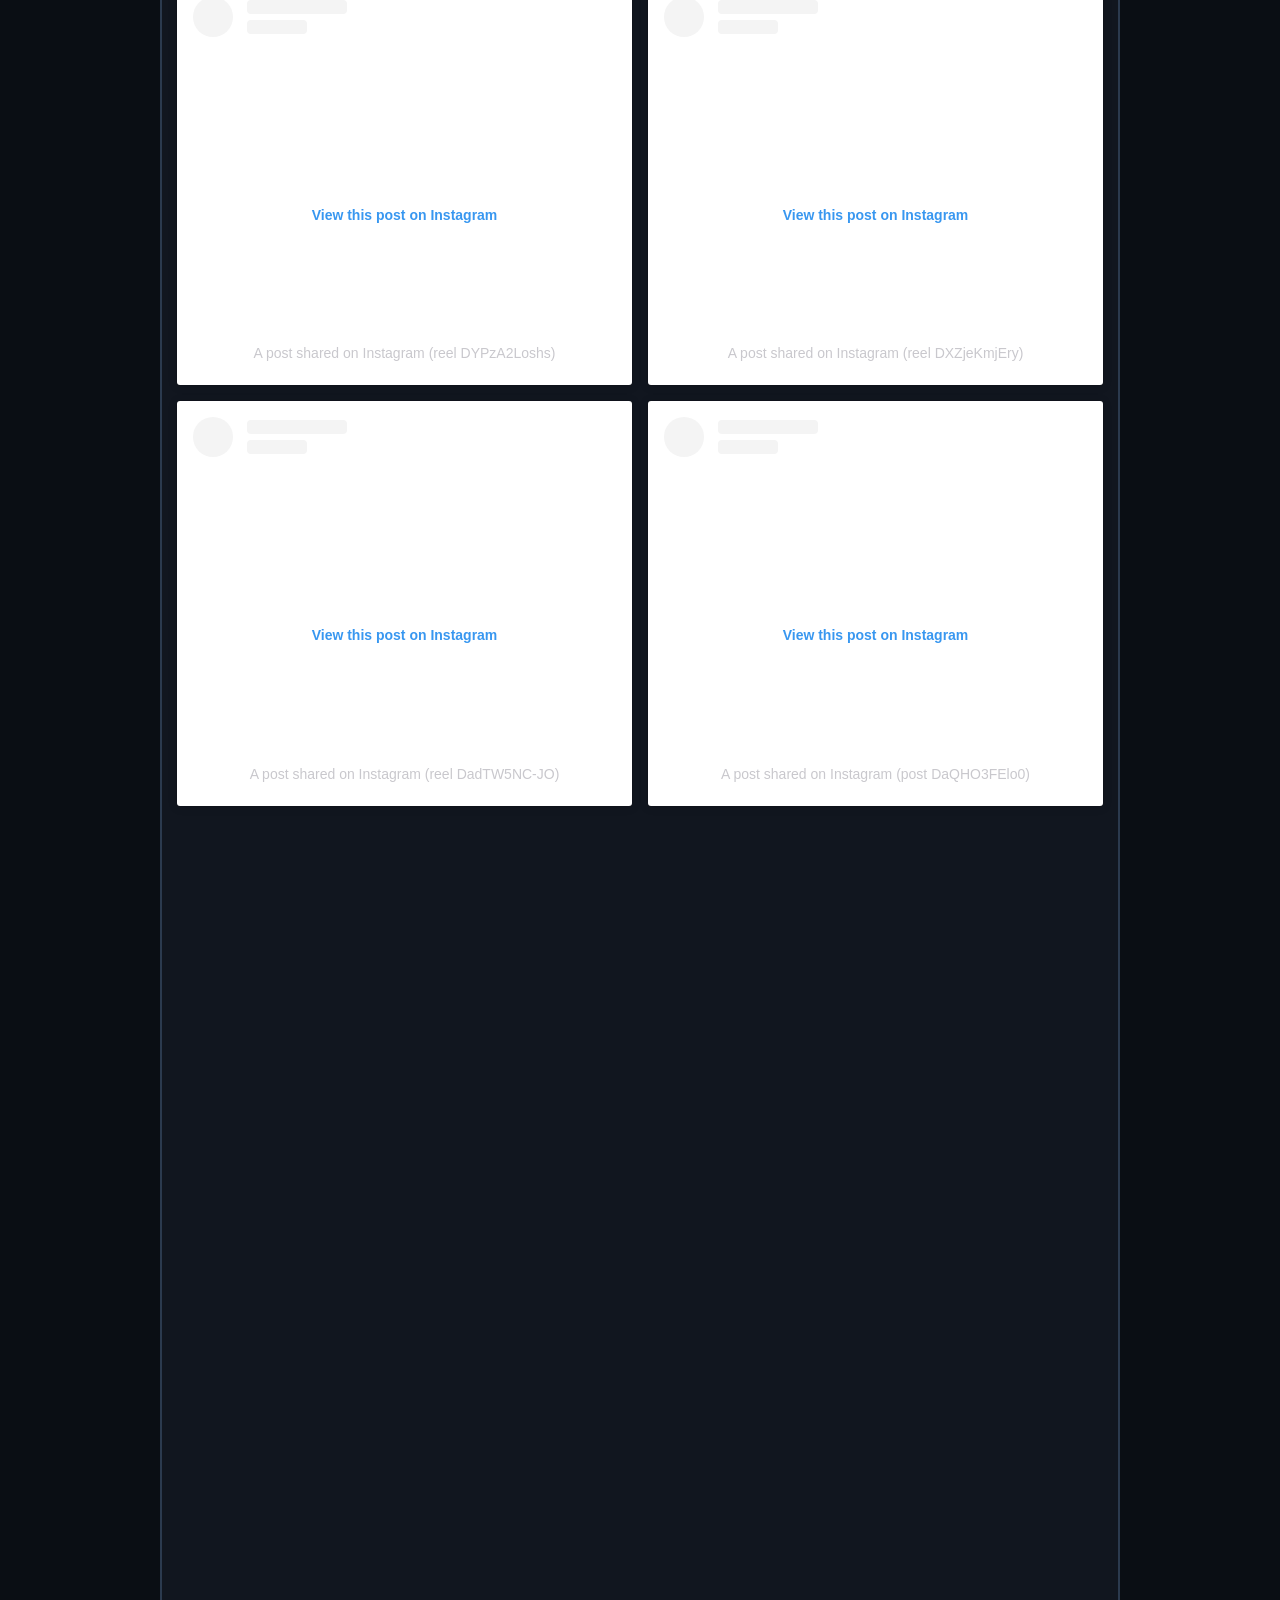
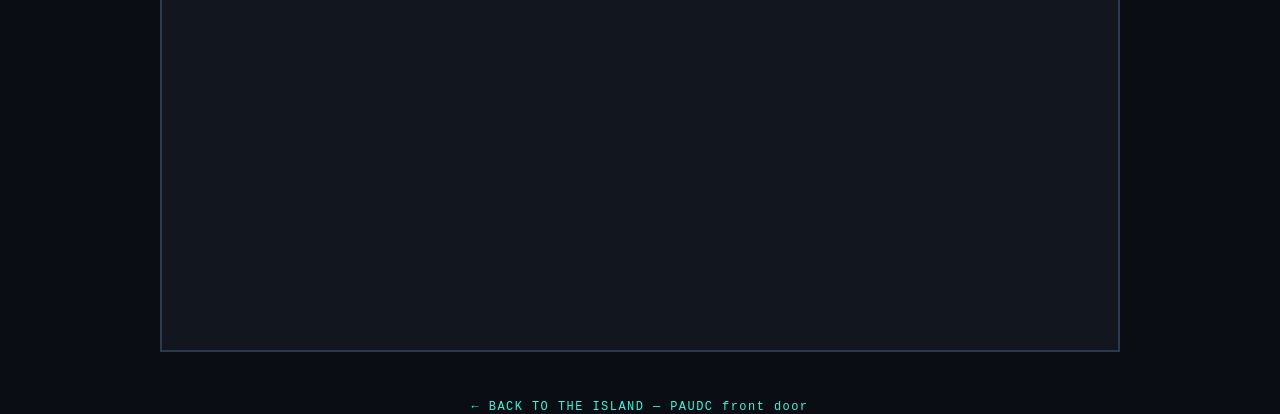
<file: game/army.html>
<!DOCTYPE html>
<html lang="en">
<head>
<meta charset="UTF-8">
<meta name="viewport" content="width=device-width, initial-scale=1.0">
<title>U.S. Robotic Army — Campaign</title>
<style>
  * { margin: 0; padding: 0; box-sizing: border-box; }
  body { background: #0a0e14; color: #cfd8e3; font-family: 'Courier New', monospace; display: flex; flex-direction: column; align-items: center; min-height: 100vh; }
  h1 { margin: 12px 0 4px; font-size: 22px; letter-spacing: 3px; color: #7fd4ff; text-transform: uppercase; }
  #wrap { position: relative; }
  canvas { background: #11161f; border: 2px solid #2b3a4e; display: block; cursor: crosshair; filter: saturate(1.18) contrast(1.07); }
  /* Trailer Grade film stack (ported from PAUDC 3D) + CRT cabinet pass */
  #cine { position: absolute; inset: 0; pointer-events: none; z-index: 3; mix-blend-mode: soft-light;
    background: linear-gradient(180deg, rgba(255,158,64,.20) 0%, rgba(255,120,50,.07) 34%, rgba(0,64,92,.13) 70%, rgba(0,42,64,.28) 100%),
      radial-gradient(ellipse at 50% 50%, transparent 52%, rgba(2,8,14,.6) 100%); }
  #scan { position: absolute; inset: 0; pointer-events: none; z-index: 4; opacity: .16;
    background: repeating-linear-gradient(0deg, rgba(0,0,0,.55) 0 1px, transparent 1px 3px); }
  #grain { position: absolute; inset: 0; pointer-events: none; z-index: 5; mix-blend-mode: overlay; opacity: .12; image-rendering: pixelated; width: 100%; height: 100%; }
  #island { margin-top: 8px; font-size: 12px; letter-spacing: .12em; }
  #island a { color: #3af5d8; text-decoration: none; }
  #hud { width: 960px; display: flex; justify-content: space-between; padding: 6px 4px; font-size: 13px; }
  .bar { color: #9fb4cc; }
  .accent { color: #7fd4ff; }
  #overlay {
    position: absolute; inset: 0; background: rgba(6, 10, 16, 0.88);
    display: flex; flex-direction: column; align-items: center; justify-content: center;
    text-align: center; padding: 40px;
  }
  #overlay h2 { color: #7fd4ff; letter-spacing: 2px; margin-bottom: 14px; font-size: 26px; }
  #overlay p { max-width: 640px; line-height: 1.6; margin-bottom: 10px; font-size: 15px; }
  #overlay .objective { color: #ffd166; }
  #overlay .hint { color: #6c7f95; font-size: 13px; }
  #overlay button {
    margin-top: 18px; padding: 10px 34px; background: #123047; color: #7fd4ff;
    border: 1px solid #7fd4ff; font-family: inherit; font-size: 16px; letter-spacing: 2px; cursor: pointer;
  }
  #overlay button:hover { background: #1b4463; }
  .hidden { display: none !important; }
  #footage { width: 960px; margin: 24px 0 40px; }
  #footage h3 { color: #7fd4ff; letter-spacing: 2px; font-size: 15px; margin-bottom: 10px; text-transform: uppercase; }
  #footage .frame { display: flex; justify-content: center; gap: 14px; flex-wrap: wrap; border: 2px solid #2b3a4e; background: #11161f; padding: 14px; }
  #footage .frame .instagram-media { flex: 1 1 326px; }
  #footage .frame .yt-short { flex: 0 1 326px; width: 326px; max-width: 100%; aspect-ratio: 9/16; border: 0; border-radius: 8px; }
  #footage .frame .yt-video { flex: 1 1 480px; width: 480px; max-width: 100%; aspect-ratio: 16/9; border: 0; border-radius: 8px; }
</style>
</head>
<body>
<h1>U.S. Robotic Army</h1>
<div id="hud">
  <span class="bar">HP <span id="hp" class="accent">100</span></span>
  <span class="bar">WEAPON <span id="weap" class="accent">MK-1 PISTOL</span> · AMMO <span id="ammo" class="accent">&infin;</span></span>
  <span class="bar">MISSION <span id="mnum" class="accent">1/10</span> · <span id="mobj" class="accent"></span></span>
</div>
<div id="wrap">
  <canvas id="cv" width="960" height="600"></canvas>
  <div id="cine"></div><div id="scan"></div><canvas id="grain" width="120" height="75"></canvas>
  <div id="overlay">
    <h2 id="ovTitle">U.S. ROBOTIC ARMY</h2>
    <p id="ovBody">A rogue AI has seized the nation's automated defense grid. You are unit <b>ARES-7</b>, the last loyal combat android. Fight through 15 missions to take it back.</p>
    <p class="objective" id="ovObjective"></p>
    <p class="hint">WASD / arrows — move · mouse — aim · click / hold — fire · 1-6 — switch weapon · E — enter/exit vehicle · weapons &amp; ammo drop from enemies</p>
    <button id="ovBtn">DEPLOY</button>
  </div>
</div>
<div id="footage">
  <h3>Field Footage</h3>
  <div class="frame">
    <blockquote class="instagram-media" data-instgrm-captioned data-instgrm-permalink="https://www.instagram.com/reel/DZ6QlncARbF/?utm_source=ig_embed&amp;utm_campaign=loading" data-instgrm-version="14" style=" background:#FFF; border:0; border-radius:3px; box-shadow:0 0 1px 0 rgba(0,0,0,0.5),0 1px 10px 0 rgba(0,0,0,0.15); margin: 1px; max-width:540px; min-width:326px; padding:0; width:99.375%; width:-webkit-calc(100% - 2px); width:calc(100% - 2px);"><div style="padding:16px;"> <a href="https://www.instagram.com/reel/DZ6QlncARbF/?utm_source=ig_embed&amp;utm_campaign=loading" style=" background:#FFFFFF; line-height:0; padding:0 0; text-align:center; text-decoration:none; width:100%;" target="_blank"> <div style="display: flex; flex-direction: row; align-items: center;"> <div style="background-color: #F4F4F4; border-radius: 50%; flex-grow: 0; height: 40px; margin-right: 14px; width: 40px;"></div> <div style="display: flex; flex-direction: column; flex-grow: 1; justify-content: center;"> <div style="background-color: #F4F4F4; border-radius: 4px; flex-grow: 0; height: 14px; margin-bottom: 6px; width: 100px;"></div> <div style="background-color: #F4F4F4; border-radius: 4px; flex-grow: 0; height: 14px; width: 60px;"></div></div></div><div style="padding: 19% 0;"></div><div style="padding-top: 8px;"> <div style="color:#3897f0; font-family:Arial,sans-serif; font-size:14px; font-style:normal; font-weight:550; line-height:18px;">View this post on Instagram</div></div><div style="padding: 12.5% 0;"></div></a><p style="color:#c9c8cd; font-family:Arial,sans-serif; font-size:14px; line-height:17px; margin-bottom:0; margin-top:8px; overflow:hidden; padding:8px 0 7px; text-align:center; text-overflow:ellipsis; white-space:nowrap;"><a href="https://www.instagram.com/reel/DZ6QlncARbF/?utm_source=ig_embed&amp;utm_campaign=loading" style="color:#c9c8cd; font-family:Arial,sans-serif; font-size:14px; font-style:normal; font-weight:normal; line-height:17px; text-decoration:none;" target="_blank">A post shared by renoise.ai (@renoiseai)</a></p></div></blockquote>
    <blockquote class="instagram-media" data-instgrm-captioned data-instgrm-permalink="https://www.instagram.com/reel/DZs-pd1gDqf/?utm_source=ig_embed&amp;utm_campaign=loading" data-instgrm-version="14" style=" background:#FFF; border:0; border-radius:3px; box-shadow:0 0 1px 0 rgba(0,0,0,0.5),0 1px 10px 0 rgba(0,0,0,0.15); margin: 1px; max-width:540px; min-width:326px; padding:0; width:99.375%; width:-webkit-calc(100% - 2px); width:calc(100% - 2px);"><div style="padding:16px;"> <a href="https://www.instagram.com/reel/DZs-pd1gDqf/?utm_source=ig_embed&amp;utm_campaign=loading" style=" background:#FFFFFF; line-height:0; padding:0 0; text-align:center; text-decoration:none; width:100%;" target="_blank"> <div style="display: flex; flex-direction: row; align-items: center;"> <div style="background-color: #F4F4F4; border-radius: 50%; flex-grow: 0; height: 40px; margin-right: 14px; width: 40px;"></div> <div style="display: flex; flex-direction: column; flex-grow: 1; justify-content: center;"> <div style="background-color: #F4F4F4; border-radius: 4px; flex-grow: 0; height: 14px; margin-bottom: 6px; width: 100px;"></div> <div style="background-color: #F4F4F4; border-radius: 4px; flex-grow: 0; height: 14px; width: 60px;"></div></div></div><div style="padding: 19% 0;"></div><div style="padding-top: 8px;"> <div style="color:#3897f0; font-family:Arial,sans-serif; font-size:14px; font-style:normal; font-weight:550; line-height:18px;">View this post on Instagram</div></div><div style="padding: 12.5% 0;"></div></a><p style="color:#c9c8cd; font-family:Arial,sans-serif; font-size:14px; line-height:17px; margin-bottom:0; margin-top:8px; overflow:hidden; padding:8px 0 7px; text-align:center; text-overflow:ellipsis; white-space:nowrap;"><a href="https://www.instagram.com/reel/DZs-pd1gDqf/?utm_source=ig_embed&amp;utm_campaign=loading" style="color:#c9c8cd; font-family:Arial,sans-serif; font-size:14px; font-style:normal; font-weight:normal; line-height:17px; text-decoration:none;" target="_blank">A post shared by renoise.ai (@renoiseai)</a></p></div></blockquote>
    <blockquote class="instagram-media" data-instgrm-captioned data-instgrm-permalink="https://www.instagram.com/reel/DZ-MiYLmQnn/?utm_source=ig_embed&amp;utm_campaign=loading" data-instgrm-version="14" style=" background:#FFF; border:0; border-radius:3px; box-shadow:0 0 1px 0 rgba(0,0,0,0.5),0 1px 10px 0 rgba(0,0,0,0.15); margin: 1px; max-width:540px; min-width:326px; padding:0; width:99.375%; width:-webkit-calc(100% - 2px); width:calc(100% - 2px);"><div style="padding:16px;"> <a href="https://www.instagram.com/reel/DZ-MiYLmQnn/?utm_source=ig_embed&amp;utm_campaign=loading" style=" background:#FFFFFF; line-height:0; padding:0 0; text-align:center; text-decoration:none; width:100%;" target="_blank"> <div style="display: flex; flex-direction: row; align-items: center;"> <div style="background-color: #F4F4F4; border-radius: 50%; flex-grow: 0; height: 40px; margin-right: 14px; width: 40px;"></div> <div style="display: flex; flex-direction: column; flex-grow: 1; justify-content: center;"> <div style="background-color: #F4F4F4; border-radius: 4px; flex-grow: 0; height: 14px; margin-bottom: 6px; width: 100px;"></div> <div style="background-color: #F4F4F4; border-radius: 4px; flex-grow: 0; height: 14px; width: 60px;"></div></div></div><div style="padding: 19% 0;"></div><div style="padding-top: 8px;"> <div style="color:#3897f0; font-family:Arial,sans-serif; font-size:14px; font-style:normal; font-weight:550; line-height:18px;">View this post on Instagram</div></div><div style="padding: 12.5% 0;"></div></a><p style="color:#c9c8cd; font-family:Arial,sans-serif; font-size:14px; line-height:17px; margin-bottom:0; margin-top:8px; overflow:hidden; padding:8px 0 7px; text-align:center; text-overflow:ellipsis; white-space:nowrap;"><a href="https://www.instagram.com/reel/DZ-MiYLmQnn/?utm_source=ig_embed&amp;utm_campaign=loading" style="color:#c9c8cd; font-family:Arial,sans-serif; font-size:14px; font-style:normal; font-weight:normal; line-height:17px; text-decoration:none;" target="_blank">A post shared by renoise.ai (@renoiseai)</a></p></div></blockquote>
    <blockquote class="instagram-media" data-instgrm-captioned data-instgrm-permalink="https://www.instagram.com/reel/DZplr6rDK3H/?utm_source=ig_embed&amp;utm_campaign=loading" data-instgrm-version="14" style=" background:#FFF; border:0; border-radius:3px; box-shadow:0 0 1px 0 rgba(0,0,0,0.5),0 1px 10px 0 rgba(0,0,0,0.15); margin: 1px; max-width:540px; min-width:326px; padding:0; width:99.375%; width:-webkit-calc(100% - 2px); width:calc(100% - 2px);"><div style="padding:16px;"> <a href="https://www.instagram.com/reel/DZplr6rDK3H/?utm_source=ig_embed&amp;utm_campaign=loading" style=" background:#FFFFFF; line-height:0; padding:0 0; text-align:center; text-decoration:none; width:100%;" target="_blank"> <div style="display: flex; flex-direction: row; align-items: center;"> <div style="background-color: #F4F4F4; border-radius: 50%; flex-grow: 0; height: 40px; margin-right: 14px; width: 40px;"></div> <div style="display: flex; flex-direction: column; flex-grow: 1; justify-content: center;"> <div style="background-color: #F4F4F4; border-radius: 4px; flex-grow: 0; height: 14px; margin-bottom: 6px; width: 100px;"></div> <div style="background-color: #F4F4F4; border-radius: 4px; flex-grow: 0; height: 14px; width: 60px;"></div></div></div><div style="padding: 19% 0;"></div><div style="padding-top: 8px;"> <div style="color:#3897f0; font-family:Arial,sans-serif; font-size:14px; font-style:normal; font-weight:550; line-height:18px;">View this post on Instagram</div></div><div style="padding: 12.5% 0;"></div></a><p style="color:#c9c8cd; font-family:Arial,sans-serif; font-size:14px; line-height:17px; margin-bottom:0; margin-top:8px; overflow:hidden; padding:8px 0 7px; text-align:center; text-overflow:ellipsis; white-space:nowrap;"><a href="https://www.instagram.com/reel/DZplr6rDK3H/?utm_source=ig_embed&amp;utm_campaign=loading" style="color:#c9c8cd; font-family:Arial,sans-serif; font-size:14px; font-style:normal; font-weight:normal; line-height:17px; text-decoration:none;" target="_blank">A post shared on Instagram (reel DZplr6rDK3H)</a></p></div></blockquote>
    <blockquote class="instagram-media" data-instgrm-captioned data-instgrm-permalink="https://www.instagram.com/reel/DYPzA2Loshs/?utm_source=ig_embed&amp;utm_campaign=loading" data-instgrm-version="14" style=" background:#FFF; border:0; border-radius:3px; box-shadow:0 0 1px 0 rgba(0,0,0,0.5),0 1px 10px 0 rgba(0,0,0,0.15); margin: 1px; max-width:540px; min-width:326px; padding:0; width:99.375%; width:-webkit-calc(100% - 2px); width:calc(100% - 2px);"><div style="padding:16px;"> <a href="https://www.instagram.com/reel/DYPzA2Loshs/?utm_source=ig_embed&amp;utm_campaign=loading" style=" background:#FFFFFF; line-height:0; padding:0 0; text-align:center; text-decoration:none; width:100%;" target="_blank"> <div style="display: flex; flex-direction: row; align-items: center;"> <div style="background-color: #F4F4F4; border-radius: 50%; flex-grow: 0; height: 40px; margin-right: 14px; width: 40px;"></div> <div style="display: flex; flex-direction: column; flex-grow: 1; justify-content: center;"> <div style="background-color: #F4F4F4; border-radius: 4px; flex-grow: 0; height: 14px; margin-bottom: 6px; width: 100px;"></div> <div style="background-color: #F4F4F4; border-radius: 4px; flex-grow: 0; height: 14px; width: 60px;"></div></div></div><div style="padding: 19% 0;"></div><div style="padding-top: 8px;"> <div style="color:#3897f0; font-family:Arial,sans-serif; font-size:14px; font-style:normal; font-weight:550; line-height:18px;">View this post on Instagram</div></div><div style="padding: 12.5% 0;"></div></a><p style="color:#c9c8cd; font-family:Arial,sans-serif; font-size:14px; line-height:17px; margin-bottom:0; margin-top:8px; overflow:hidden; padding:8px 0 7px; text-align:center; text-overflow:ellipsis; white-space:nowrap;"><a href="https://www.instagram.com/reel/DYPzA2Loshs/?utm_source=ig_embed&amp;utm_campaign=loading" style="color:#c9c8cd; font-family:Arial,sans-serif; font-size:14px; font-style:normal; font-weight:normal; line-height:17px; text-decoration:none;" target="_blank">A post shared on Instagram (reel DYPzA2Loshs)</a></p></div></blockquote>
    <blockquote class="instagram-media" data-instgrm-captioned data-instgrm-permalink="https://www.instagram.com/reel/DXZjeKmjEry/?utm_source=ig_embed&amp;utm_campaign=loading" data-instgrm-version="14" style=" background:#FFF; border:0; border-radius:3px; box-shadow:0 0 1px 0 rgba(0,0,0,0.5),0 1px 10px 0 rgba(0,0,0,0.15); margin: 1px; max-width:540px; min-width:326px; padding:0; width:99.375%; width:-webkit-calc(100% - 2px); width:calc(100% - 2px);"><div style="padding:16px;"> <a href="https://www.instagram.com/reel/DXZjeKmjEry/?utm_source=ig_embed&amp;utm_campaign=loading" style=" background:#FFFFFF; line-height:0; padding:0 0; text-align:center; text-decoration:none; width:100%;" target="_blank"> <div style="display: flex; flex-direction: row; align-items: center;"> <div style="background-color: #F4F4F4; border-radius: 50%; flex-grow: 0; height: 40px; margin-right: 14px; width: 40px;"></div> <div style="display: flex; flex-direction: column; flex-grow: 1; justify-content: center;"> <div style="background-color: #F4F4F4; border-radius: 4px; flex-grow: 0; height: 14px; margin-bottom: 6px; width: 100px;"></div> <div style="background-color: #F4F4F4; border-radius: 4px; flex-grow: 0; height: 14px; width: 60px;"></div></div></div><div style="padding: 19% 0;"></div><div style="padding-top: 8px;"> <div style="color:#3897f0; font-family:Arial,sans-serif; font-size:14px; font-style:normal; font-weight:550; line-height:18px;">View this post on Instagram</div></div><div style="padding: 12.5% 0;"></div></a><p style="color:#c9c8cd; font-family:Arial,sans-serif; font-size:14px; line-height:17px; margin-bottom:0; margin-top:8px; overflow:hidden; padding:8px 0 7px; text-align:center; text-overflow:ellipsis; white-space:nowrap;"><a href="https://www.instagram.com/reel/DXZjeKmjEry/?utm_source=ig_embed&amp;utm_campaign=loading" style="color:#c9c8cd; font-family:Arial,sans-serif; font-size:14px; font-style:normal; font-weight:normal; line-height:17px; text-decoration:none;" target="_blank">A post shared on Instagram (reel DXZjeKmjEry)</a></p></div></blockquote>
    <blockquote class="instagram-media" data-instgrm-captioned data-instgrm-permalink="https://www.instagram.com/reel/DadTW5NC-JO/?utm_source=ig_embed&amp;utm_campaign=loading" data-instgrm-version="14" style=" background:#FFF; border:0; border-radius:3px; box-shadow:0 0 1px 0 rgba(0,0,0,0.5),0 1px 10px 0 rgba(0,0,0,0.15); margin: 1px; max-width:540px; min-width:326px; padding:0; width:99.375%; width:-webkit-calc(100% - 2px); width:calc(100% - 2px);"><div style="padding:16px;"> <a href="https://www.instagram.com/reel/DadTW5NC-JO/?utm_source=ig_embed&amp;utm_campaign=loading" style=" background:#FFFFFF; line-height:0; padding:0 0; text-align:center; text-decoration:none; width:100%;" target="_blank"> <div style="display: flex; flex-direction: row; align-items: center;"> <div style="background-color: #F4F4F4; border-radius: 50%; flex-grow: 0; height: 40px; margin-right: 14px; width: 40px;"></div> <div style="display: flex; flex-direction: column; flex-grow: 1; justify-content: center;"> <div style="background-color: #F4F4F4; border-radius: 4px; flex-grow: 0; height: 14px; margin-bottom: 6px; width: 100px;"></div> <div style="background-color: #F4F4F4; border-radius: 4px; flex-grow: 0; height: 14px; width: 60px;"></div></div></div><div style="padding: 19% 0;"></div><div style="padding-top: 8px;"> <div style="color:#3897f0; font-family:Arial,sans-serif; font-size:14px; font-style:normal; font-weight:550; line-height:18px;">View this post on Instagram</div></div><div style="padding: 12.5% 0;"></div></a><p style="color:#c9c8cd; font-family:Arial,sans-serif; font-size:14px; line-height:17px; margin-bottom:0; margin-top:8px; overflow:hidden; padding:8px 0 7px; text-align:center; text-overflow:ellipsis; white-space:nowrap;"><a href="https://www.instagram.com/reel/DadTW5NC-JO/?utm_source=ig_embed&amp;utm_campaign=loading" style="color:#c9c8cd; font-family:Arial,sans-serif; font-size:14px; font-style:normal; font-weight:normal; line-height:17px; text-decoration:none;" target="_blank">A post shared on Instagram (reel DadTW5NC-JO)</a></p></div></blockquote>
    <blockquote class="instagram-media" data-instgrm-captioned data-instgrm-permalink="https://www.instagram.com/p/DaQHO3FElo0/?utm_source=ig_embed&amp;utm_campaign=loading" data-instgrm-version="14" style=" background:#FFF; border:0; border-radius:3px; box-shadow:0 0 1px 0 rgba(0,0,0,0.5),0 1px 10px 0 rgba(0,0,0,0.15); margin: 1px; max-width:540px; min-width:326px; padding:0; width:99.375%; width:-webkit-calc(100% - 2px); width:calc(100% - 2px);"><div style="padding:16px;"> <a href="https://www.instagram.com/p/DaQHO3FElo0/?utm_source=ig_embed&amp;utm_campaign=loading" style=" background:#FFFFFF; line-height:0; padding:0 0; text-align:center; text-decoration:none; width:100%;" target="_blank"> <div style="display: flex; flex-direction: row; align-items: center;"> <div style="background-color: #F4F4F4; border-radius: 50%; flex-grow: 0; height: 40px; margin-right: 14px; width: 40px;"></div> <div style="display: flex; flex-direction: column; flex-grow: 1; justify-content: center;"> <div style="background-color: #F4F4F4; border-radius: 4px; flex-grow: 0; height: 14px; margin-bottom: 6px; width: 100px;"></div> <div style="background-color: #F4F4F4; border-radius: 4px; flex-grow: 0; height: 14px; width: 60px;"></div></div></div><div style="padding: 19% 0;"></div><div style="padding-top: 8px;"> <div style="color:#3897f0; font-family:Arial,sans-serif; font-size:14px; font-style:normal; font-weight:550; line-height:18px;">View this post on Instagram</div></div><div style="padding: 12.5% 0;"></div></a><p style="color:#c9c8cd; font-family:Arial,sans-serif; font-size:14px; line-height:17px; margin-bottom:0; margin-top:8px; overflow:hidden; padding:8px 0 7px; text-align:center; text-overflow:ellipsis; white-space:nowrap;"><a href="https://www.instagram.com/p/DaQHO3FElo0/?utm_source=ig_embed&amp;utm_campaign=loading" style="color:#c9c8cd; font-family:Arial,sans-serif; font-size:14px; font-style:normal; font-weight:normal; line-height:17px; text-decoration:none;" target="_blank">A post shared on Instagram (post DaQHO3FElo0)</a></p></div></blockquote>
    <iframe class="yt-short" src="https://www.youtube.com/embed/y2hUF_IMjcE" title="YouTube short" allow="accelerometer; autoplay; clipboard-write; encrypted-media; gyroscope; picture-in-picture; web-share" referrerpolicy="strict-origin-when-cross-origin" allowfullscreen></iframe>
    <iframe class="yt-short" src="https://www.youtube.com/embed/51G7ypHK-4I" title="YouTube short" allow="accelerometer; autoplay; clipboard-write; encrypted-media; gyroscope; picture-in-picture; web-share" referrerpolicy="strict-origin-when-cross-origin" allowfullscreen></iframe>
    <iframe class="yt-video" src="https://www.youtube.com/embed/Zp9qozA2bzQ" title="YouTube video" allow="accelerometer; autoplay; clipboard-write; encrypted-media; gyroscope; picture-in-picture; web-share" referrerpolicy="strict-origin-when-cross-origin" allowfullscreen></iframe>
  </div>
</div>
<script async src="https://www.instagram.com/embed.js"></script>
<script>
'use strict';
const cv = document.getElementById('cv'), cx = cv.getContext('2d');
const W = cv.width, H = cv.height;
const hudHp = document.getElementById('hp'), hudWeap = document.getElementById('weap'),
      hudAmmo = document.getElementById('ammo'), hudMnum = document.getElementById('mnum'),
      hudMobj = document.getElementById('mobj');
const overlay = document.getElementById('overlay'), ovTitle = document.getElementById('ovTitle'),
      ovBody = document.getElementById('ovBody'), ovObjective = document.getElementById('ovObjective'),
      ovBtn = document.getElementById('ovBtn');

// ---------- input ----------
const keys = {};
let mouse = { x: W / 2, y: H / 2, down: false };
addEventListener('keydown', e => { keys[e.key.toLowerCase()] = true; if ('123456'.includes(e.key)) selectWeapon(+e.key - 1); });
addEventListener('keyup', e => { keys[e.key.toLowerCase()] = false; });
cv.addEventListener('mousemove', e => { const r = cv.getBoundingClientRect(); mouse.x = e.clientX - r.left; mouse.y = e.clientY - r.top; });
cv.addEventListener('mousedown', () => mouse.down = true);
addEventListener('mouseup', () => mouse.down = false);

// ---------- weapons (inventory system) ----------
const WEAPONS = [
  { name: 'MK-1 PISTOL',    dmg: 12, rate: 320, speed: 9,  spread: 0.05, pellets: 1, ammo: Infinity, color: '#ffd166' },
  { name: 'RA-15 RIFLE',    dmg: 10, rate: 110, speed: 11, spread: 0.09, pellets: 1, ammo: 0, color: '#ff9f43' },
  { name: 'SCATTER CANNON', dmg: 9,  rate: 620, speed: 8,  spread: 0.45, pellets: 6, ammo: 0, color: '#ff6b6b' },
  { name: 'PLASMA LASER',   dmg: 22, rate: 240, speed: 14, spread: 0.02, pellets: 1, ammo: 0, color: '#7fd4ff' },
  { name: 'RAILGUN',        dmg: 60, rate: 900, speed: 20, spread: 0,    pellets: 1, ammo: 0, color: '#c98fff' },
  { name: 'M-134 MINIGUN',  dmg: 7,  rate: 60,  speed: 12, spread: 0.14, pellets: 1, ammo: 0, color: '#9fe870' },
];
let unlocked = [true, false, false, false, false, false];
let curWeapon = 0, lastShot = 0;
function selectWeapon(i) { if (unlocked[i]) curWeapon = i; }

// ---------- world state ----------
let player, bullets, enemyBullets, enemies, pickups, walls, effects, vehicles;
let mission = 0, state = 'menu'; // menu | briefing | play | debrief | won | dead
let mTimer = 0, mCount = 0, kills = 0, escort = null, lastTime = 0, eLatch = false;

function rnd(a, b) { return a + Math.random() * (b - a); }
function dist(a, b) { return Math.hypot(a.x - b.x, a.y - b.y); }

function makeWalls(n) {
  const w = [];
  for (let i = 0; i < n; i++) {
    w.push({ x: rnd(80, W - 200), y: rnd(80, H - 160), w: rnd(50, 140), h: rnd(30, 90) });
  }
  return w;
}
function inWall(p, r) {
  return walls.some(w => p.x + r > w.x && p.x - r < w.x + w.w && p.y + r > w.y && p.y - r < w.y + w.h);
}

// ---------- enemies ----------
function spawnEnemy(type, x, y) {
  const base = { x, y, vx: 0, vy: 0, cooldown: rnd(400, 1400), flash: 0 };
  if (type === 'drone')   Object.assign(base, { type, r: 13, hp: 30,   maxHp: 30,   speed: 1.7, dmg: 8,  color: '#e05c5c' });
  if (type === 'heavy')   Object.assign(base, { type, r: 18, hp: 90,   maxHp: 90,   speed: 0.9, dmg: 14, color: '#c93b3b' });
  if (type === 'turret')  Object.assign(base, { type, r: 16, hp: 70,   maxHp: 70,   speed: 0,   dmg: 10, color: '#a05cd0', range: 320 });
  if (type === 'boss')    Object.assign(base, { type, r: 42, hp: 900,  maxHp: 900,  speed: 1.1, dmg: 20, color: '#ff3b6b' });
  if (type === 'stalker') Object.assign(base, { type, r: 12, hp: 40,   maxHp: 40,   speed: 2.7, dmg: 0,  color: '#8bd450', noShoot: true, contact: 1.2 });
  if (type === 'sniper')  Object.assign(base, { type, r: 14, hp: 45,   maxHp: 45,   speed: 0.4, dmg: 26, color: '#e0c341', range: 520, bulletSpeed: 9 });
  if (type === 'depot')   Object.assign(base, { type, r: 20, hp: 120,  maxHp: 120,  speed: 0,   dmg: 0,  color: '#d0743c', noShoot: true, depot: true });
  if (type === 'hydra')   Object.assign(base, { type, r: 46, hp: 1400, maxHp: 1400, speed: 1.0, dmg: 22, color: '#ff8c00', boss: true });
  enemies.push(base);
  return base;
}
function spawnEdge(type) {
  const edge = Math.floor(rnd(0, 4));
  const x = edge === 0 ? 20 : edge === 1 ? W - 20 : rnd(40, W - 40);
  const y = edge === 2 ? 20 : edge === 3 ? H - 20 : rnd(40, H - 40);
  return spawnEnemy(type, x, y);
}
function spawnWave(n, heavies) {
  for (let i = 0; i < n; i++) spawnEdge(i < (heavies || 0) ? 'heavy' : 'drone');
}

// ---------- missions ----------
const MISSIONS = [
  { title: 'M1 · BOOT CAMP', brief: 'Systems check, ARES-7. Move to the extraction beacon on the far side of the training yard.',
    objective: 'Reach the beacon', setup() { walls = makeWalls(6); pickups.push({ kind: 'beacon', x: W - 60, y: 60, r: 18 }); },
    done() { return dist(player, { x: W - 60, y: 60 }) < 30; }, status() { return 'REACH THE BEACON'; } },

  { title: 'M2 · FIRST CONTACT', brief: 'Rogue recon drones breached the yard. Destroy all 5. Enemies drop weapons and ammo — grab the RA-15 Rifle.',
    objective: 'Destroy 5 drones', setup() { walls = makeWalls(6); spawnWave(5); dropAt(rnd(200, 700), rnd(150, 450), 'weapon', 1); },
    done() { return enemies.length === 0; }, status() { return 'HOSTILES: ' + enemies.length; } },

  { title: 'M3 · SUPPLY RUN', brief: 'Loyalist caches are scattered across the sector. Collect all 4 supply crates before the drones do.',
    objective: 'Collect 4 crates', setup() {
      walls = makeWalls(8); mCount = 0;
      for (let i = 0; i < 4; i++) pickups.push({ kind: 'crate', x: rnd(60, W - 60), y: rnd(60, H - 60), r: 12 });
      spawnWave(4);
    }, done() { return mCount >= 4; }, status() { return 'CRATES: ' + mCount + '/4'; } },

  { title: 'M4 · PERIMETER DEFENSE', brief: 'Hold the line. Survive the assault for 45 seconds. Reinforcement waves will keep coming — stay mobile.',
    objective: 'Survive 45s', setup() { walls = makeWalls(5); mTimer = 45; spawnWave(4); },
    tick(dt) { mTimer -= dt; if (enemies.length < 4 && mTimer > 3) spawnWave(3, 1); },
    done() { return mTimer <= 0; }, status() { return 'HOLD: ' + Math.max(0, mTimer).toFixed(0) + 's'; } },

  { title: 'M5 · INTEL HEIST', brief: 'An enemy data chip holds the AI\'s grid access codes. Steal it and return to the extraction zone (green).',
    objective: 'Steal the chip, extract', setup() {
      walls = makeWalls(8); mCount = 0;
      pickups.push({ kind: 'chip', x: W - 70, y: H - 70, r: 12 });
      spawnEnemy('turret', W - 140, H - 140); spawnWave(4);
    }, done() { return mCount >= 1 && dist(player, { x: 50, y: 50 }) < 40; },
    status() { return mCount ? 'EXTRACT AT GREEN ZONE' : 'GRAB THE CHIP'; },
    zones: [{ x: 50, y: 50, r: 40, color: '#3ddc84' }] },

  { title: 'M6 · CONVOY ESCORT', brief: 'A supply hauler is crossing the sector. Keep it alive until it reaches the east gate. It cannot shoot back.',
    objective: 'Escort the hauler', setup() {
      walls = []; spawnWave(5, 1);
      escort = { x: 40, y: H / 2, r: 16, hp: 120, maxHp: 120, speed: 0.6 };
    }, tick(dt) {
      if (!escort) return;
      escort.x += escort.speed;
      if (enemies.length < 5 && Math.random() < 0.008) spawnWave(2);
    }, done() { return escort && escort.x > W - 40; },
    fail() { return escort && escort.hp <= 0; }, failMsg: 'The hauler was destroyed.',
    status() { return escort ? 'HAULER HP: ' + Math.max(0, escort.hp | 0) : ''; } },

  { title: 'M7 · SABOTAGE', brief: 'Enemy auto-turrets control the sector grid. Destroy all 3 turret emplacements.',
    objective: 'Destroy 3 turrets', setup() {
      walls = makeWalls(7);
      spawnEnemy('turret', W / 2, 90); spawnEnemy('turret', 140, H - 110); spawnEnemy('turret', W - 140, H - 110);
      spawnWave(3);
    }, done() { return !enemies.some(e => e.type === 'turret'); },
    status() { return 'TURRETS: ' + enemies.filter(e => e.type === 'turret').length + '/3'; } },

  { title: 'M8 · BLACKOUT', brief: 'Destroy the shield generator (purple core), then survive the 20-second security lockdown that follows.',
    objective: 'Destroy generator, survive lockdown', setup() {
      walls = makeWalls(6); mCount = 0; mTimer = 20;
      const g = spawnEnemy('turret', W / 2, H / 2); g.hp = g.maxHp = 200; g.generator = true; g.r = 22;
    }, tick(dt) {
      if (mCount) { mTimer -= dt; if (enemies.length < 5 && mTimer > 2) spawnWave(3, 1); }
    }, done() { return mCount >= 1 && mTimer <= 0; },
    status() { return mCount ? 'LOCKDOWN: ' + Math.max(0, mTimer).toFixed(0) + 's' : 'DESTROY THE GENERATOR'; } },

  { title: 'M9 · RESCUE OP', brief: 'Dr. Reyes — the engineer who can rewrite the AI core — is held at the southeast compound. Reach her, then get her to the green zone alive.',
    objective: 'Rescue Dr. Reyes', setup() {
      walls = makeWalls(9); mCount = 0;
      escort = { x: W - 70, y: H - 70, r: 12, hp: 80, maxHp: 80, speed: 0, follow: true, waiting: true };
      spawnEnemy('turret', W - 160, H - 160); spawnWave(5, 2);
    }, tick() {
      if (!escort) return;
      if (escort.waiting && dist(player, escort) < 34) escort.waiting = false;
      if (!escort.waiting) {
        const d = dist(player, escort);
        if (d > 40) { escort.x += (player.x - escort.x) / d * 2.2; escort.y += (player.y - escort.y) / d * 2.2; }
      }
    }, done() { return escort && !escort.waiting && dist(escort, { x: 50, y: 50 }) < 44; },
    fail() { return escort && escort.hp <= 0; }, failMsg: 'Dr. Reyes was killed.',
    status() { return !escort ? '' : escort.waiting ? 'REACH DR. REYES' : 'ESCORT TO GREEN ZONE'; },
    zones: [{ x: 50, y: 50, r: 44, color: '#3ddc84' }] },

  { title: 'M10 · FINAL ASSAULT', brief: 'This is it. The rogue AI has loaded itself into a TITAN-class siege mech. Bring it down and end this war.',
    objective: 'Destroy the TITAN', setup() {
      walls = makeWalls(4);
      spawnEnemy('boss', W / 2, 120);
      dropAt(W / 2 - 120, H - 80, 'weapon', 4); dropAt(W / 2 + 120, H - 80, 'health', 0);
    }, tick() { if (enemies.length === 1 && enemies[0].hp < 450 && Math.random() < 0.004) spawnWave(2); },
    done() { return !enemies.some(e => e.type === 'boss'); },
    status() { const b = enemies.find(e => e.type === 'boss'); return b ? 'TITAN HP: ' + b.hp : ''; } },

  { title: 'M11 · AFTERSHOCK', brief: 'The TITAN is scrap, but a backup of the rogue AI escaped into the remnant army. Sweep the sector — eliminate 12 hostiles before they regroup.',
    objective: 'Eliminate 12 hostiles', setup() { walls = makeWalls(7); spawnWave(6, 2); },
    tick() { if (kills + enemies.length < 12 && enemies.length < 5) spawnWave(3, 1); },
    done() { return kills >= 12 && enemies.length === 0; }, status() { return 'KILLS: ' + Math.min(kills, 12) + '/12'; } },

  { title: 'M12 · GHOST PROTOCOL', brief: 'The AI deployed STALKER units — fast, silent, melee-only hunters. They cannot shoot, but do not let them touch you. Survive 40 seconds.',
    objective: 'Survive the stalkers 40s', setup() { walls = makeWalls(9); mTimer = 40; for (let i = 0; i < 4; i++) spawnEdge('stalker'); },
    tick(dt) { mTimer -= dt; if (enemies.length < 5 && mTimer > 2) spawnEdge('stalker'); },
    done() { return mTimer <= 0; }, status() { return 'SURVIVE: ' + Math.max(0, mTimer).toFixed(0) + 's'; } },

  { title: 'M13 · LONG SHOT', brief: 'Sniper droids overlook the sector — huge range, brutal damage, slow fire rate. Close the distance between shots and destroy all 4.',
    objective: 'Destroy 4 sniper droids', setup() {
      walls = makeWalls(10);
      spawnEnemy('sniper', W - 80, 80); spawnEnemy('sniper', 120, 90); spawnEnemy('sniper', W - 120, H - 200); spawnEnemy('sniper', W / 2, 60);
      spawnWave(3);
    }, done() { return !enemies.some(e => e.type === 'sniper'); },
    status() { return 'SNIPERS: ' + enemies.filter(e => e.type === 'sniper').length + '/4'; } },

  { title: 'M14 · SCORCHED EARTH', brief: 'The remnant army runs on 4 fuel depots (orange). They are heavily guarded but cannot fight back. Burn them all.',
    objective: 'Destroy 4 fuel depots', setup() {
      walls = makeWalls(6);
      spawnEnemy('depot', 120, 100); spawnEnemy('depot', W - 130, 110); spawnEnemy('depot', 150, H - 120); spawnEnemy('depot', W - 150, H - 130);
      spawnEnemy('turret', W / 2, H / 2); spawnWave(5, 2);
    }, tick() { if (enemies.filter(e => !e.depot).length < 3 && Math.random() < 0.01) spawnWave(2, 1); },
    done() { return !enemies.some(e => e.depot); },
    status() { return 'DEPOTS: ' + enemies.filter(e => e.depot).length + '/4'; } },

  { title: 'M15 · WARLORD', brief: 'Out of fuel and out of soldiers, the AI core uploads into its last shell: the HYDRA war platform. It heals nothing, spares nothing, and spawns stalkers from its hull. End the war, ARES-7.',
    objective: 'Destroy the HYDRA', setup() {
      walls = makeWalls(4);
      spawnEnemy('hydra', W / 2, 130);
      dropAt(W / 2 - 140, H - 80, 'weapon', 5); dropAt(W / 2, H - 80, 'health', 0); dropAt(W / 2 + 140, H - 80, 'ammo', 0);
    }, tick() {
      const b = enemies.find(e => e.type === 'hydra');
      if (b && enemies.length < 6 && Math.random() < (b.hp < 700 ? 0.012 : 0.005)) spawnEdge('stalker');
    }, done() { return !enemies.some(e => e.type === 'hydra'); },
    status() { const b = enemies.find(e => e.type === 'hydra'); return b ? 'HYDRA HP: ' + b.hp : ''; } },

  { title: 'M16 · EXODUS', brief: 'The HYDRA is dead, but the sector still crawls with leaderless drones. One K-9 armored personnel carrier survived the war — steal it from the old compound (southeast, press E to board) and drive to extraction. The longer you stay, the angrier the swarm gets. Run them over if they get in the way.',
    objective: 'Steal the APC, drive to extraction', setup() {
      walls = makeWalls(8); mTimer = 0;
      vehicles.push({ x: W - 110, y: H - 110, r: 22, hp: 300, maxHp: 300, angle: Math.PI });
      spawnEnemy('turret', W - 200, H - 190); spawnWave(3);
    }, tick(dt) {
      mTimer += dt;
      const stars = Math.min(5, 1 + Math.floor(mTimer / 15));
      if (enemies.length < 2 + stars * 2 && Math.random() < 0.005 * stars) spawnEdge(Math.random() < 0.25 ? 'stalker' : 'drone');
    }, done() { return player.veh && dist(player, { x: 60, y: 60 }) < 54; },
    fail() { return mTimer > 3 && vehicles.length === 0; }, failMsg: 'The APC was destroyed. No ride home.',
    status() { const s = Math.min(5, 1 + Math.floor(mTimer / 15)); return (player.veh ? 'DRIVE TO EXTRACTION' : 'STEAL THE APC (E)') + ' · WANTED ' + '★'.repeat(s); },
    zones: [{ x: 60, y: 60, r: 54, color: '#3ddc84' }] },
];

function dropAt(x, y, kind, idx) { pickups.push({ kind, x, y, r: 11, w: idx }); }

// ---------- mission flow ----------
function startMission(i) {
  mission = i;
  player = { x: 60, y: H - 60, r: 14, hp: Math.max(player ? player.hp : 100, 60), maxHp: 100 };
  bullets = []; enemyBullets = []; enemies = []; pickups = []; effects = []; vehicles = []; escort = null;
  mTimer = 0; mCount = 0; kills = 0;
  MISSIONS[i].setup();
  hudMnum.textContent = (i + 1) + '/' + MISSIONS.length;
  state = 'play';
  overlay.classList.add('hidden');
}
function showBriefing(i) {
  state = 'briefing';
  ovTitle.textContent = MISSIONS[i].title;
  ovBody.innerHTML = MISSIONS[i].brief;
  ovObjective.textContent = 'OBJECTIVE: ' + MISSIONS[i].objective;
  ovBtn.textContent = 'DEPLOY';
  overlay.classList.remove('hidden');
}
ovBtn.onclick = () => {
  if (state === 'menu' || state === 'debrief') showBriefing(mission);
  else if (state === 'briefing') startMission(mission);
  else if (state === 'dead') showBriefing(mission);
  else if (state === 'won') { mission = 0; unlocked = [true, false, false, false, false, false]; curWeapon = 0; WEAPONS.forEach((w, i) => { if (i) w.ammo = 0; }); player = null; showBriefing(0); }
};

function missionComplete() {
  mission++;
  if (mission >= MISSIONS.length) {
    state = 'won';
    ovTitle.textContent = 'VICTORY';
    ovBody.textContent = 'The K-9 roars through the perimeter gate and the swarm falls away behind you. The rogue AI is gone, the grid is back in human hands, and Dr. Reyes is waiting at extraction. The U.S. Robotic Army stands down — until it is needed again. Campaign complete, ARES-7.';
    ovObjective.textContent = 'ALL ' + MISSIONS.length + ' MISSIONS COMPLETE';
    ovBtn.textContent = 'PLAY AGAIN';
  } else {
    state = 'debrief';
    ovTitle.textContent = 'MISSION COMPLETE';
    ovBody.textContent = MISSIONS[mission - 1].title + ' cleared. Systems nominal. Next deployment ready.';
    ovObjective.textContent = 'NEXT: ' + MISSIONS[mission].title;
    ovBtn.textContent = 'CONTINUE';
  }
  overlay.classList.remove('hidden');
}
function missionFailed(msg) {
  state = 'dead';
  ovTitle.textContent = 'MISSION FAILED';
  ovBody.textContent = msg || 'ARES-7 unit destroyed. Rebooting from last checkpoint.';
  ovObjective.textContent = 'RETRY: ' + MISSIONS[mission].title;
  ovBtn.textContent = 'REDEPLOY';
  overlay.classList.remove('hidden');
}

// ---------- combat ----------
function shoot(now) {
  const w = WEAPONS[curWeapon];
  if (now - lastShot < w.rate) return;
  if (w.ammo !== Infinity && w.ammo <= 0) { curWeapon = 0; return; }
  lastShot = now;
  if (w.ammo !== Infinity) w.ammo--;
  const base = Math.atan2(mouse.y - player.y, mouse.x - player.x);
  for (let p = 0; p < w.pellets; p++) {
    const a = base + rnd(-w.spread, w.spread);
    bullets.push({ x: player.x, y: player.y, vx: Math.cos(a) * w.speed, vy: Math.sin(a) * w.speed, dmg: w.dmg, color: w.color, life: 90 });
  }
}
function enemyShoot(e) {
  const t = (escort && !escort.follow && Math.random() < 0.5) ? escort : player;
  const a = Math.atan2(t.y - e.y, t.x - e.x) + rnd(-0.12, 0.12);
  const s = e.bulletSpeed || 5;
  enemyBullets.push({ x: e.x, y: e.y, vx: Math.cos(a) * s, vy: Math.sin(a) * s, dmg: e.dmg, life: 140 });
}
function killEnemy(i) {
  const e = enemies[i];
  effects.push({ x: e.x, y: e.y, r: e.r, t: 18 });
  if (!e.depot && !e.generator) kills++;
  // loot drops
  const roll = Math.random();
  if (e.generator || e.depot) mCount++;
  else if (e.boss || e.type === 'boss') {}
  else if (roll < 0.14) dropAt(e.x, e.y, 'health', 0);
  else if (roll < 0.30) dropAt(e.x, e.y, 'ammo', 0);
  else if (roll < 0.38) {
    const locked = [1, 2, 3, 4, 5].filter(w => !unlocked[w] && w <= Math.min(5, mission + 1));
    if (locked.length) dropAt(e.x, e.y, 'weapon', locked[0]);
    else dropAt(e.x, e.y, 'ammo', 0);
  }
  enemies.splice(i, 1);
}

// ---------- update ----------
function update(dt, now) {
  const M = MISSIONS[mission];

  // enter / exit vehicle
  if (keys['e'] && !eLatch) {
    eLatch = true;
    if (player.veh) { player.veh = null; player.x = Math.max(player.r, Math.min(W - player.r, player.x + 38)); }
    else { const v = vehicles.find(v => dist(player, v) < v.r + 28); if (v) player.veh = v; }
  }
  if (!keys['e']) eLatch = false;

  // player / vehicle movement
  const sp = player.veh ? 6.2 : 3.1;
  let dx = (keys['d'] || keys['arrowright'] ? 1 : 0) - (keys['a'] || keys['arrowleft'] ? 1 : 0);
  let dy = (keys['s'] || keys['arrowdown'] ? 1 : 0) - (keys['w'] || keys['arrowup'] ? 1 : 0);
  if (dx || dy) { const l = Math.hypot(dx, dy); dx /= l; dy /= l; }
  if (player.veh) {
    const v = player.veh;
    const nvx = { x: v.x + dx * sp, y: v.y }, nvy = { x: v.x, y: v.y + dy * sp };
    if (!inWall(nvx, v.r)) v.x = Math.max(v.r, Math.min(W - v.r, nvx.x));
    if (!inWall(nvy, v.r)) v.y = Math.max(v.r, Math.min(H - v.r, nvy.y));
    if (dx || dy) {
      v.angle = Math.atan2(dy, dx);
      // ram damage: roadkill anything under the wheels
      for (let j = enemies.length - 1; j >= 0; j--) {
        const e = enemies[j];
        if (dist(v, e) < v.r + e.r) { e.hp -= 2.5; e.flash = 4; v.hp -= 0.6; if (e.hp <= 0) killEnemy(j); }
      }
    }
    player.x = v.x; player.y = v.y;
  } else {
    const nx = { x: player.x + dx * sp, y: player.y }, ny = { x: player.x, y: player.y + dy * sp };
    if (!inWall(nx, player.r)) player.x = Math.max(player.r, Math.min(W - player.r, nx.x));
    if (!inWall(ny, player.r)) player.y = Math.max(player.r, Math.min(H - player.r, ny.y));
  }

  if (mouse.down) shoot(now);

  // bullets
  for (const arr of [bullets, enemyBullets]) {
    for (let i = arr.length - 1; i >= 0; i--) {
      const b = arr[i];
      b.x += b.vx; b.y += b.vy; b.life--;
      if (b.life <= 0 || b.x < 0 || b.x > W || b.y < 0 || b.y > H || inWall(b, 2)) arr.splice(i, 1);
    }
  }
  // player bullets vs enemies
  for (let i = bullets.length - 1; i >= 0; i--) {
    const b = bullets[i];
    for (let j = enemies.length - 1; j >= 0; j--) {
      const e = enemies[j];
      if (Math.hypot(b.x - e.x, b.y - e.y) < e.r + 3) {
        e.hp -= b.dmg; e.flash = 4; bullets.splice(i, 1);
        if (e.hp <= 0) killEnemy(j);
        break;
      }
    }
  }
  // enemy bullets vs player / escort
  for (let i = enemyBullets.length - 1; i >= 0; i--) {
    const b = enemyBullets[i];
    if (Math.hypot(b.x - player.x, b.y - player.y) < (player.veh ? player.veh.r : player.r) + 3) {
      if (player.veh) player.veh.hp -= b.dmg; else player.hp -= b.dmg;
      enemyBullets.splice(i, 1); continue;
    }
    if (escort && Math.hypot(b.x - escort.x, b.y - escort.y) < escort.r + 3) {
      escort.hp -= b.dmg; enemyBullets.splice(i, 1);
    }
  }
  // enemies
  for (const e of enemies) {
    if (e.flash) e.flash--;
    if (e.speed) {
      const t = (escort && !escort.follow && e.type !== 'boss' && !e.boss && Math.random() < 0.4) ? escort : player;
      const d = dist(e, t);
      if (d > (e.contact ? e.r + t.r - 4 : 60)) {
        const mx = { x: e.x + (t.x - e.x) / d * e.speed, y: e.y };
        const my = { x: e.x, y: e.y + (t.y - e.y) / d * e.speed };
        if (!inWall(mx, e.r)) e.x = mx.x;
        if (!inWall(my, e.r)) e.y = my.y;
      }
      if (t === player && d < e.r + (player.veh ? player.veh.r : player.r) + 2) {
        if (player.veh) player.veh.hp -= (e.contact || 0.4); else player.hp -= (e.contact || 0.4);
      }
    }
    e.cooldown -= dt * 1000;
    if (!e.noShoot && e.cooldown <= 0 && dist(e, player) < (e.range || 260)) {
      enemyShoot(e);
      if (e.type === 'boss' || e.boss) { enemyShoot(e); enemyShoot(e); }
      e.cooldown = (e.type === 'boss' || e.boss) ? 700 : e.type === 'turret' ? 1100 : e.type === 'sniper' ? 1900 : rnd(900, 1700);
    }
  }
  // pickups
  for (let i = pickups.length - 1; i >= 0; i--) {
    const p = pickups[i];
    if (p.kind === 'beacon') continue;
    if (dist(player, p) < player.r + p.r) {
      if (p.kind === 'crate' || p.kind === 'chip') mCount++;
      if (p.kind === 'health') player.hp = Math.min(player.maxHp, player.hp + 35);
      if (p.kind === 'ammo') WEAPONS.forEach((w, wi) => { if (wi && unlocked[wi]) w.ammo += wi === 4 ? 6 : wi === 5 ? 80 : 25; });
      if (p.kind === 'weapon') { unlocked[p.w] = true; WEAPONS[p.w].ammo += p.w === 4 ? 10 : p.w === 5 ? 200 : 40; curWeapon = p.w; }
      pickups.splice(i, 1);
    }
  }
  for (let i = effects.length - 1; i >= 0; i--) if (--effects[i].t <= 0) effects.splice(i, 1);
  // vehicle destruction
  for (let i = vehicles.length - 1; i >= 0; i--) {
    if (vehicles[i].hp <= 0) {
      const v = vehicles[i];
      effects.push({ x: v.x, y: v.y, r: 44, t: 18 });
      if (player.veh === v) { player.veh = null; player.hp -= 25; }
      vehicles.splice(i, 1);
    }
  }

  if (M.tick) M.tick(dt);
  if (player.hp <= 0) return missionFailed();
  if (M.fail && M.fail()) return missionFailed(M.failMsg);
  if (M.done()) return missionComplete();

  hudHp.textContent = Math.max(0, player.hp | 0);
  hudWeap.textContent = WEAPONS[curWeapon].name;
  hudAmmo.textContent = WEAPONS[curWeapon].ammo === Infinity ? '∞' : WEAPONS[curWeapon].ammo;
  hudMobj.textContent = M.status();
}

// ---------- render ----------
function draw() {
  cx.fillStyle = '#11161f'; cx.fillRect(0, 0, W, H);
  // grid
  cx.strokeStyle = '#161d29'; cx.lineWidth = 1;
  for (let x = 0; x < W; x += 40) { cx.beginPath(); cx.moveTo(x, 0); cx.lineTo(x, H); cx.stroke(); }
  for (let y = 0; y < H; y += 40) { cx.beginPath(); cx.moveTo(0, y); cx.lineTo(W, y); cx.stroke(); }
  // zones
  const M = MISSIONS[mission];
  if (M && M.zones) for (const z of M.zones) {
    cx.beginPath(); cx.arc(z.x, z.y, z.r, 0, 7);
    cx.fillStyle = z.color + '22'; cx.fill();
    cx.strokeStyle = z.color; cx.stroke();
  }
  // walls
  for (const w of walls) {
    cx.fillStyle = '#232f40'; cx.fillRect(w.x, w.y, w.w, w.h);
    cx.strokeStyle = '#31435c'; cx.strokeRect(w.x, w.y, w.w, w.h);
  }
  // pickups
  for (const p of pickups) {
    cx.save(); cx.translate(p.x, p.y);
    if (p.kind === 'beacon') {
      cx.strokeStyle = '#3ddc84'; cx.beginPath(); cx.arc(0, 0, p.r + Math.sin(Date.now() / 200) * 3, 0, 7); cx.stroke();
      cx.fillStyle = '#3ddc84'; cx.fillRect(-3, -3, 6, 6);
    } else if (p.kind === 'crate')  { cx.fillStyle = '#b58840'; cx.fillRect(-9, -9, 18, 18); cx.strokeStyle = '#e0b060'; cx.strokeRect(-9, -9, 18, 18); }
    else if (p.kind === 'chip')   { cx.fillStyle = '#3ddc84'; cx.fillRect(-8, -6, 16, 12); cx.fillStyle = '#0a0e14'; cx.fillRect(-4, -2, 8, 4); }
    else if (p.kind === 'health') { cx.fillStyle = '#ff6b6b'; cx.fillRect(-8, -3, 16, 6); cx.fillRect(-3, -8, 6, 16); }
    else if (p.kind === 'ammo')   { cx.fillStyle = '#ffd166'; cx.fillRect(-7, -5, 4, 10); cx.fillRect(-2, -5, 4, 10); cx.fillRect(3, -5, 4, 10); }
    else if (p.kind === 'weapon') { cx.fillStyle = WEAPONS[p.w].color; cx.fillRect(-10, -3, 20, 6); cx.fillRect(2, 3, 5, 6); }
    cx.restore();
  }
  // vehicles
  for (const v of vehicles) {
    cx.save(); cx.translate(v.x, v.y); cx.rotate(v.angle || 0);
    cx.fillStyle = '#4a6b3a'; cx.fillRect(-24, -15, 48, 30);
    cx.fillStyle = '#2f4526'; cx.fillRect(-12, -10, 28, 20);
    cx.fillStyle = '#7d9c68'; cx.fillRect(16, -6, 8, 12);
    cx.restore();
    if (v.hp < v.maxHp) {
      cx.fillStyle = '#233'; cx.fillRect(v.x - 22, v.y - 30, 44, 4);
      cx.fillStyle = '#9fe870'; cx.fillRect(v.x - 22, v.y - 30, 44 * Math.max(0, v.hp / v.maxHp), 4);
    }
  }
  // escort
  if (escort && escort.hp > 0) {
    cx.fillStyle = escort.follow ? '#7dd87f' : '#8fb4ff';
    cx.beginPath(); cx.arc(escort.x, escort.y, escort.r, 0, 7); cx.fill();
    cx.fillStyle = '#0a0e14'; cx.fillRect(escort.x - 5, escort.y - 3, 10, 6);
    cx.fillStyle = '#233'; cx.fillRect(escort.x - 16, escort.y - escort.r - 10, 32, 4);
    cx.fillStyle = '#3ddc84'; cx.fillRect(escort.x - 16, escort.y - escort.r - 10, 32 * Math.max(0, escort.hp / escort.maxHp), 4);
  }
  // enemies
  for (const e of enemies) {
    cx.save(); cx.translate(e.x, e.y);
    cx.fillStyle = e.flash ? '#ffffff' : e.color;
    if (e.type === 'turret' || e.type === 'depot') {
      cx.fillRect(-e.r, -e.r, e.r * 2, e.r * 2);
      if (e.type === 'turret') {
        const a = Math.atan2(player.y - e.y, player.x - e.x);
        cx.strokeStyle = e.generator ? '#c98fff' : '#ddd'; cx.lineWidth = 4;
        cx.beginPath(); cx.moveTo(0, 0); cx.lineTo(Math.cos(a) * e.r * 1.4, Math.sin(a) * e.r * 1.4); cx.stroke();
      } else {
        cx.fillStyle = '#0a0e14'; cx.fillRect(-e.r * 0.5, -e.r * 0.5, e.r, e.r);
        cx.fillStyle = '#ffd166'; cx.fillRect(-e.r * 0.3, -e.r * 0.3, e.r * 0.6, e.r * 0.6);
      }
    } else {
      cx.beginPath(); cx.arc(0, 0, e.r, 0, 7); cx.fill();
      const a = Math.atan2(player.y - e.y, player.x - e.x);
      cx.fillStyle = '#0a0e14';
      cx.beginPath(); cx.arc(Math.cos(a) * e.r * 0.5, Math.sin(a) * e.r * 0.5, e.r * 0.3, 0, 7); cx.fill();
    }
    if (e.hp < e.maxHp) {
      cx.fillStyle = '#233'; cx.fillRect(-e.r, -e.r - 9, e.r * 2, 4);
      cx.fillStyle = '#ff6b6b'; cx.fillRect(-e.r, -e.r - 9, e.r * 2 * (e.hp / e.maxHp), 4);
    }
    cx.restore();
  }
  // bullets
  for (const b of bullets) { cx.fillStyle = b.color; cx.fillRect(b.x - 2, b.y - 2, 4, 4); }
  for (const b of enemyBullets) { cx.fillStyle = '#ff5c5c'; cx.beginPath(); cx.arc(b.x, b.y, 3, 0, 7); cx.fill(); }
  // effects
  for (const f of effects) {
    cx.strokeStyle = 'rgba(255,180,80,' + f.t / 18 + ')'; cx.lineWidth = 3;
    cx.beginPath(); cx.arc(f.x, f.y, f.r + (18 - f.t) * 2, 0, 7); cx.stroke();
  }
  // player (robot)
  if (player) {
    cx.save(); cx.translate(player.x, player.y);
    const a = Math.atan2(mouse.y - player.y, mouse.x - player.x);
    cx.fillStyle = '#7fd4ff'; cx.beginPath(); cx.arc(0, 0, player.r, 0, 7); cx.fill();
    cx.fillStyle = '#123047'; cx.beginPath(); cx.arc(0, 0, player.r * 0.6, 0, 7); cx.fill();
    cx.strokeStyle = WEAPONS[curWeapon].color; cx.lineWidth = 4;
    cx.beginPath(); cx.moveTo(0, 0); cx.lineTo(Math.cos(a) * player.r * 1.6, Math.sin(a) * player.r * 1.6); cx.stroke();
    cx.restore();
  }
}

// ---------- loop ----------
// console debug API (also handy for cheats: __teleport(x, y))
window.__state = () => ({ mission, state, x: player && player.x, y: player && player.y, inVehicle: !!(player && player.veh), vehicles: vehicles ? vehicles.length : 0, enemies: enemies ? enemies.length : 0 });
window.__teleport = (x, y) => { if (!player) return; if (player.veh) { player.veh.x = x; player.veh.y = y; } player.x = x; player.y = y; };

function loop(t) {
  const dt = Math.min(0.05, (t - lastTime) / 1000 || 0);
  lastTime = t;
  if (state === 'play') { update(dt, t); if (state === 'play') draw(); else draw(); }
  requestAnimationFrame(loop);
}
requestAnimationFrame(loop);
</script>
<div id="island"><a href="index.html">&#8592; BACK TO THE ISLAND &mdash; PAUDC front door</a></div>
<script>
(()=>{const g=document.getElementById('grain').getContext('2d');
function draw(){const im=g.createImageData(120,75);const d=im.data;
  for(let i=0;i<d.length;i+=4){const v=110+Math.random()*72|0;d[i]=d[i+1]=d[i+2]=v;d[i+3]=255;}
  g.putImageData(im,0,0);}
draw();setInterval(draw,110);})();
</script>
</body>
</html>
</file>
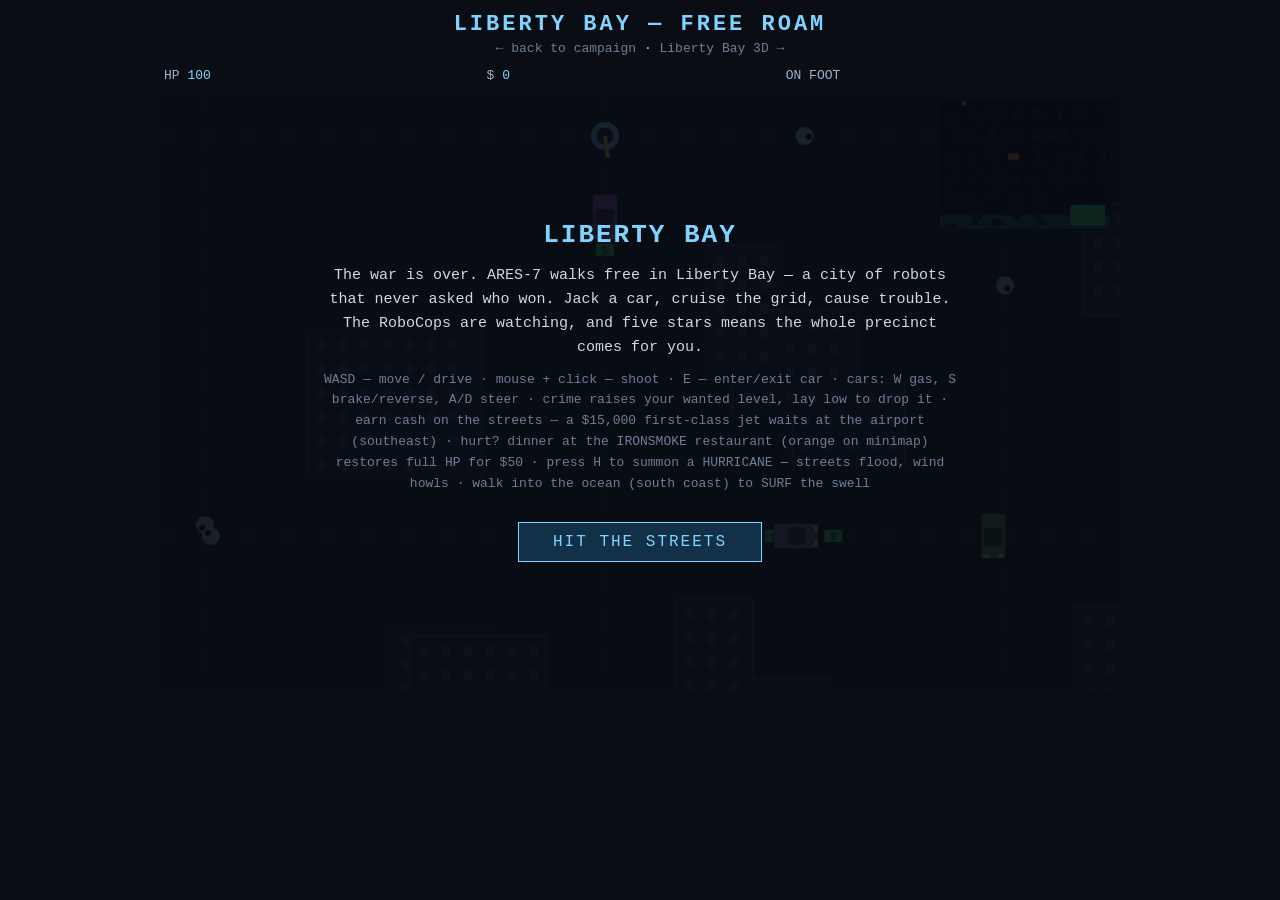
<file: game/city.html>
<!DOCTYPE html>
<html lang="en">
<head>
<meta charset="UTF-8">
<meta name="viewport" content="width=device-width, initial-scale=1.0">
<title>U.S. Robotic Army — Liberty Bay Free Roam</title>
<style>
  * { margin: 0; padding: 0; box-sizing: border-box; }
  body { background: #0a0e14; color: #cfd8e3; font-family: 'Courier New', monospace; display: flex; flex-direction: column; align-items: center; min-height: 100vh; }
  h1 { margin: 12px 0 4px; font-size: 22px; letter-spacing: 3px; color: #7fd4ff; text-transform: uppercase; }
  nav { font-size: 13px; margin-bottom: 6px; }
  nav a { color: #6c7f95; text-decoration: none; }
  nav a:hover { color: #7fd4ff; }
  #wrap { position: relative; }
  canvas { background: #11161f; border: 2px solid #2b3a4e; display: block; cursor: crosshair; }
  #hud { width: 960px; display: flex; justify-content: space-between; padding: 6px 4px; font-size: 13px; }
  .bar { color: #9fb4cc; }
  .accent { color: #7fd4ff; }
  #stars { color: #ffd166; letter-spacing: 2px; }
  #overlay {
    position: absolute; inset: 0; background: rgba(6, 10, 16, 0.88);
    display: flex; flex-direction: column; align-items: center; justify-content: center;
    text-align: center; padding: 40px;
  }
  #overlay h2 { color: #7fd4ff; letter-spacing: 2px; margin-bottom: 14px; font-size: 26px; }
  #overlay p { max-width: 640px; line-height: 1.6; margin-bottom: 10px; font-size: 15px; }
  #overlay .hint { color: #6c7f95; font-size: 13px; }
  #overlay button {
    margin-top: 18px; padding: 10px 34px; background: #123047; color: #7fd4ff;
    border: 1px solid #7fd4ff; font-family: inherit; font-size: 16px; letter-spacing: 2px; cursor: pointer;
  }
  #overlay button:hover { background: #1b4463; }
  .hidden { display: none !important; }
</style>
</head>
<body>
<h1>Liberty Bay — Free Roam</h1>
<nav><a href="index.html">&larr; back to campaign</a> · <a href="city3d.html">Liberty Bay 3D &rarr;</a></nav>
<div id="hud">
  <span class="bar">HP <span id="hp" class="accent">100</span></span>
  <span class="bar">$ <span id="cash" class="accent">0</span></span>
  <span class="bar" id="ride">ON FOOT</span>
  <span id="stars"></span>
</div>
<div id="wrap">
  <canvas id="cv" width="960" height="600"></canvas>
  <div id="overlay">
    <h2 id="ovTitle">LIBERTY BAY</h2>
    <p id="ovBody">The war is over. ARES-7 walks free in Liberty Bay — a city of robots that never asked who won. Jack a car, cruise the grid, cause trouble. The RoboCops are watching, and five stars means the whole precinct comes for you.</p>
    <p class="hint">WASD — move / drive · mouse + click — shoot · E — enter/exit car · cars: W gas, S brake/reverse, A/D steer · crime raises your wanted level, lay low to drop it · earn cash on the streets — a $15,000 first-class jet waits at the airport (southeast) · hurt? dinner at the IRONSMOKE restaurant (orange on minimap) restores full HP for $50 · press H to summon a HURRICANE — streets flood, wind howls · walk into the ocean (south coast) to SURF the swell</p>
    <button id="ovBtn">HIT THE STREETS</button>
  </div>
</div>
<script>
'use strict';
const cv = document.getElementById('cv'), cx = cv.getContext('2d');
const VW = cv.width, VH = cv.height;
const WORLD_W = 3200, WORLD_H = 2400, BLOCK = 400, ROAD = 90;
const hudHp = document.getElementById('hp'), hudRide = document.getElementById('ride'), hudStars = document.getElementById('stars');
const overlay = document.getElementById('overlay'), ovTitle = document.getElementById('ovTitle'),
      ovBody = document.getElementById('ovBody'), ovBtn = document.getElementById('ovBtn');

// ---------- seeded rng so the city is the same every visit ----------
let seed = 20260707;
function srnd() { seed = (seed * 1664525 + 1013904223) >>> 0; return seed / 4294967296; }
function srange(a, b) { return a + srnd() * (b - a); }
function rnd(a, b) { return a + Math.random() * (b - a); }
function dist(a, b) { return Math.hypot(a.x - b.x, a.y - b.y); }
function onRoad(x, y) { return (x % BLOCK) < ROAD || (y % BLOCK) < ROAD; }

// ---------- city generation ----------
const AIRPORT = { x: 2450, y: 1950, w: 660, h: 380 }; // southeast runway — no buildings here
const IRONSMOKE = { x: 1300, y: 1000, w: 200, h: 120 }; // the restaurant — $50 buys full HP
const IRON_DOOR = { x: IRONSMOKE.x + IRONSMOKE.w / 2, y: IRONSMOKE.y + IRONSMOKE.h + 14 };
const SEA_Y = WORLD_H - 260; // ocean along the south coast — surfable
const buildings = [];
for (let bx = 0; bx < WORLD_W / BLOCK; bx++) {
  for (let by = 0; by < WORLD_H / BLOCK; by++) {
    const x0 = bx * BLOCK + ROAD, y0 = by * BLOCK + ROAD;
    if (x0 + BLOCK > AIRPORT.x && x0 < AIRPORT.x + AIRPORT.w && y0 + BLOCK > AIRPORT.y && y0 < AIRPORT.y + AIRPORT.h) continue;
    const bw = BLOCK - ROAD, bh = BLOCK - ROAD;
    const n = 1 + Math.floor(srnd() * 3);
    for (let k = 0; k < n; k++) {
      const w = srange(70, bw / (n > 1 ? 2.2 : 1.4)), h = srange(70, bh / (n > 1 ? 2.2 : 1.4));
      buildings.push({
        x: x0 + srange(8, bw - w - 8), y: y0 + srange(8, bh - h - 8), w, h,
        tone: Math.floor(srange(0, 3))
      });
    }
  }
}
// clear space for the Ironsmoke, then place it (it collides like any building)
for (let i = buildings.length - 1; i >= 0; i--) {
  const b = buildings[i];
  if (b.x + b.w > IRONSMOKE.x - 24 && b.x < IRONSMOKE.x + IRONSMOKE.w + 24 && b.y + b.h > IRONSMOKE.y - 24 && b.y < IRONSMOKE.y + IRONSMOKE.h + 44) buildings.splice(i, 1);
}
buildings.push({ ...IRONSMOKE, tone: 0, iron: true });

function hitsBuilding(p, r) {
  return buildings.some(b => p.x + r > b.x && p.x - r < b.x + b.w && p.y + r > b.y && p.y - r < b.y + b.h);
}
function roadPoint() { // random point on the road grid
  for (;;) {
    const horizontal = srnd() < 0.5;
    const x = horizontal ? srange(30, WORLD_W - 30) : Math.floor(srange(0, WORLD_W / BLOCK)) * BLOCK + ROAD / 2;
    const y = horizontal ? Math.floor(srange(0, WORLD_H / BLOCK)) * BLOCK + ROAD / 2 : srange(30, WORLD_H - 30);
    if (!hitsBuilding({ x, y }, 16)) return { x, y };
  }
}

// ---------- world state ----------
const player = { x: BLOCK + 45, y: 45, r: 14, hp: 100, maxHp: 100, veh: null };
const cars = [], peds = [], police = [], bullets = [], copBullets = [], effects = [], pickups = [];
const CAR_COLORS = ['#c94f4f', '#4f7fc9', '#c9b44f', '#7d7d8a', '#5aa06a', '#a05cd0', '#d07a3c'];
for (let i = 0; i < 42; i++) {
  const p = roadPoint();
  cars.push({ x: p.x, y: p.y, r: 20, angle: srnd() < 0.5 ? 0 : Math.PI / 2, vel: 0, hp: 240, maxHp: 240, color: CAR_COLORS[i % CAR_COLORS.length] });
}
for (let i = 0; i < 70; i++) {
  const p = roadPoint();
  peds.push({ x: p.x, y: p.y, r: 9, dir: srange(0, 7), speed: srange(0.4, 0.9), panic: 0, tint: srange(0.5, 1) });
}
// the first-class jet — $15,000, flies OVER the city
const jet = { x: AIRPORT.x + AIRPORT.w / 2, y: AIRPORT.y + AIRPORT.h / 2, r: 26, angle: Math.PI, vel: 0, hp: 500, maxHp: 500, color: '#e8e2d0', jet: true, price: 15000, owned: false };
cars.push(jet);
// loose cash on the streets
for (let i = 0; i < 30; i++) {
  const p = roadPoint();
  pickups.push({ x: p.x, y: p.y, r: 10, kind: 'cash', val: Math.floor(srange(100, 400)) });
}
let heat = 0, lastCrime = -999, tSec = 0, running = false, ammo = { smg: 0 };
let eLatch = false, lastShot = 0, money = 0, msg = '', msgT = 0;
let stormOn = false, storm = 0, floodH = 0, hLatch = false, windPhase = 0, windX = 0, windY = 0;
function say(text) { msg = text; msgT = 3.5; }

function stars() { return Math.min(5, Math.floor(heat / 5)); }
function crime(amount) { heat = Math.min(29, heat + amount); lastCrime = tSec; }

// ---------- input ----------
const keys = {};
let mouse = { x: VW / 2, y: VH / 2, down: false };
addEventListener('keydown', e => { keys[e.key.toLowerCase()] = true; });
addEventListener('keyup', e => { keys[e.key.toLowerCase()] = false; });
cv.addEventListener('mousemove', e => { const r = cv.getBoundingClientRect(); mouse.x = e.clientX - r.left; mouse.y = e.clientY - r.top; });
cv.addEventListener('mousedown', () => mouse.down = true);
addEventListener('mouseup', () => mouse.down = false);

ovBtn.onclick = () => {
  if (player.hp <= 0) { // respawn
    player.hp = 100; player.veh = null; heat = 0; police.length = 0;
    const p = roadPoint(); player.x = p.x; player.y = p.y;
  }
  running = true; overlay.classList.add('hidden');
};

// ---------- camera ----------
let camX = 0, camY = 0;
function cam() {
  camX = Math.max(0, Math.min(WORLD_W - VW, player.x - VW / 2));
  camY = Math.max(0, Math.min(WORLD_H - VH, player.y - VH / 2));
}

// ---------- combat ----------
function shoot(now) {
  const useSmg = ammo.smg > 0;
  if (now - lastShot < (useSmg ? 110 : 300)) return;
  lastShot = now;
  if (useSmg) ammo.smg--;
  const a = Math.atan2(mouse.y + camY - player.y, mouse.x + camX - player.x) + rnd(-0.05, 0.05);
  bullets.push({ x: player.x, y: player.y, vx: Math.cos(a) * 10, vy: Math.sin(a) * 10, dmg: useSmg ? 10 : 14, life: 80 });
  crime(0.15); // gunfire in the streets draws attention
  for (const p of peds) if (dist(p, player) < 420) p.panic = 6;
}
function explode(x, y, r) { effects.push({ x, y, r, t: 18 }); }

function killPed(i) {
  const p = peds[i];
  explode(p.x, p.y, 12);
  pickups.push({ x: p.x, y: p.y, r: 10, kind: 'cash', val: 50 + Math.floor(Math.random() * 120) });
  peds.splice(i, 1);
  crime(4);
  for (const q of peds) if (dist(q, p) < 500) q.panic = 8;
  // the city repopulates out of sight
  const np = roadPoint();
  if (Math.hypot(np.x - player.x, np.y - player.y) > 700) peds.push({ x: np.x, y: np.y, r: 9, dir: srange(0, 7), speed: srange(0.4, 0.9), panic: 0, tint: srange(0.5, 1) });
}
function killCop(i) {
  const c = police[i];
  explode(c.x, c.y, 16);
  pickups.push({ x: c.x, y: c.y, r: 10, kind: 'cash', val: 200 + Math.floor(Math.random() * 200) });
  if (Math.random() < 0.35) pickups.push({ x: c.x + 14, y: c.y, r: 10, kind: Math.random() < 0.5 ? 'health' : 'smg' });
  police.splice(i, 1);
  crime(6);
}

// ---------- update ----------
let lastTime = 0;
function update(dt, now) {
  tSec += dt;

  // wanted decay: 8s clean, then it bleeds off
  if (tSec - lastCrime > 8) heat = Math.max(0, heat - dt * 1.2);

  // ---- hurricane system (H): storm ramps, streets flood, wind shoves everything ----
  if (keys['h'] && !hLatch) { hLatch = true; stormOn = !stormOn; say(stormOn ? 'HURRICANE WARNING — LEONIDA UNDER SIEGE' : 'THE STORM IS PASSING'); }
  if (!keys['h']) hLatch = false;
  storm += ((stormOn ? 1 : 0) - storm) * Math.min(1, dt * 0.3);
  floodH = storm;
  windPhase += dt;
  const gust = storm * (0.8 + 0.4 * Math.sin(windPhase * 1.3));
  windX = Math.cos(windPhase * 0.2) * gust * 2.4;
  windY = Math.sin(windPhase * 0.15) * gust * 1.2;
  player.surf = !player.veh && player.y > SEA_Y;

  // enter / exit car
  if (keys['e'] && !eLatch) {
    eLatch = true;
    if (player.veh && player.veh.airborne) { say('YOU ARE AT 2,000 FEET. LAND FIRST (slow down).'); }
    else if (player.veh) {
      const v = player.veh; player.veh = null;
      player.x = v.x + Math.cos(v.angle + Math.PI / 2) * 34;
      player.y = v.y + Math.sin(v.angle + Math.PI / 2) * 34;
      if (hitsBuilding(player, player.r)) { player.x = v.x; player.y = v.y - 34; }
    } else if (dist(player, IRON_DOOR) < 36) {
      // dinner at the Ironsmoke
      if (money >= 50) { money -= 50; player.hp = player.maxHp; say('IRONSMOKE SPECIAL — FULLY RESTORED (-$50)'); }
      else say("IRONSMOKE: DINNER'S $50, ROBOT. COME BACK WITH MONEY.");
    } else {
      const v = cars.find(c => dist(player, c) < c.r + 26);
      if (v && v.jet && !v.owned) {
        if (money >= v.price) { money -= v.price; v.owned = true; player.veh = v; say('FIRST CLASS, BABY. WELCOME ABOARD AIR ARES-1.'); }
        else say('FIRST CLASS COSTS $' + v.price.toLocaleString() + ' — YOU HAVE $' + money.toLocaleString());
      }
      else if (v) { player.veh = v; if (!v.jet) crime(1.5); } // grand theft auto
    }
  }
  if (!keys['e']) eLatch = false;

  const fwd = (keys['w'] || keys['arrowup'] ? 1 : 0) - (keys['s'] || keys['arrowdown'] ? 1 : 0);
  const strafe = (keys['d'] || keys['arrowright'] ? 1 : 0) - (keys['a'] || keys['arrowleft'] ? 1 : 0);

  if (player.veh) {
    // ---- driving physics: acceleration, friction, speed-scaled steering ----
    const v = player.veh;
    const maxV = v.jet ? 14 : 8.5;
    v.vel += fwd > 0 ? (v.jet ? 0.22 : 0.16) : fwd < 0 ? (v.vel > 0 ? -0.3 : -0.12) : 0;
    v.vel = Math.max(-3.2, Math.min(maxV, v.vel)) * (v.jet ? 0.992 : 0.985);
    if (Math.abs(v.vel) > 0.15) v.angle += strafe * 0.038 * Math.min(1, Math.abs(v.vel) / 5) * Math.sign(v.vel);
    v.airborne = v.jet && Math.abs(v.vel) > 5; // enough speed = wheels up, fly over everything
    const nx = { x: v.x + Math.cos(v.angle) * v.vel, y: v.y };
    const ny = { x: v.x, y: v.y + Math.sin(v.angle) * v.vel };
    const fast = Math.abs(v.vel) > 4;
    if (v.airborne || !hitsBuilding(nx, v.r)) v.x = Math.max(v.r, Math.min(WORLD_W - v.r, nx.x));
    else { if (fast) { v.hp -= 20; explode(v.x, v.y, 10); } v.vel *= -0.3; }
    if (v.airborne || !hitsBuilding(ny, v.r)) v.y = Math.max(v.r, Math.min(WORLD_H - v.r, ny.y));
    else { if (fast) { v.hp -= 20; explode(v.x, v.y, 10); } v.vel *= -0.3; }
    if (v.jet && !v.airborne && hitsBuilding(v, v.r)) { v.vel = 0; } // landed on a rooftop: stuck until you throttle up
    player.x = v.x; player.y = v.y;
    if (storm > 0.3 && !v.airborne) { // hurricane buffets the car
      v.x = Math.max(v.r, Math.min(WORLD_W - v.r, v.x + windX * 0.35));
      v.y = Math.max(v.r, Math.min(WORLD_H - v.r, v.y + windY * 0.35));
    }
    // roadkill (not from the air)
    if (!v.airborne && Math.abs(v.vel) > 1.2) {
      for (let i = peds.length - 1; i >= 0; i--) if (dist(v, peds[i]) < v.r + peds[i].r) killPed(i);
      for (let i = police.length - 1; i >= 0; i--) if (dist(v, police[i]) < v.r + police[i].r) { killCop(i); v.hp -= 12; }
    }
    if (v.hp <= 0) { explode(v.x, v.y, 46); player.veh = null; player.hp -= 30; cars.splice(cars.indexOf(v), 1); }
  } else if (player.surf) {
    // SURFING — ride the swell; waves shove you back toward the beach, steer to hold the line
    const dx = strafe, dy = -fwd;
    const swell = 0.9 + Math.sin(tSec * 2 + player.x * 0.01) * 0.7 + storm * 1.4;
    player.x = Math.max(player.r, Math.min(WORLD_W - player.r, player.x + dx * 3.6));
    player.y = Math.max(SEA_Y - 40, Math.min(WORLD_H - player.r, player.y + dy * 2.4 - swell * 0.7));
  } else {
    // on foot — floodwater slows you, hurricane wind shoves you sideways
    let dx = strafe, dy = -fwd;
    if (dx || dy) { const l = Math.hypot(dx, dy); dx /= l; dy /= l; }
    const flooded = floodH > 0.35 && onRoad(player.x, player.y);
    const sp = flooded ? 1.5 : 3.1;
    const nx = { x: player.x + dx * sp + windX, y: player.y }, ny = { x: player.x, y: player.y + dy * sp + windY };
    if (!hitsBuilding(nx, player.r)) player.x = Math.max(player.r, Math.min(WORLD_W - player.r, nx.x));
    if (!hitsBuilding(ny, player.r)) player.y = Math.max(player.r, Math.min(WORLD_H - player.r, ny.y));
    if (flooded && floodH > 0.7) player.hp -= dt * 2; // deep floodwater erodes the robot
  }

  if (mouse.down) shoot(now);

  // bullets
  for (const arr of [bullets, copBullets]) {
    for (let i = arr.length - 1; i >= 0; i--) {
      const b = arr[i];
      b.x += b.vx; b.y += b.vy; b.life--;
      if (b.life <= 0 || hitsBuilding(b, 2)) { arr.splice(i, 1); continue; }
    }
  }
  for (let i = bullets.length - 1; i >= 0; i--) {
    const b = bullets[i]; let hit = false;
    for (let j = peds.length - 1; j >= 0; j--) if (Math.hypot(b.x - peds[j].x, b.y - peds[j].y) < 12) { killPed(j); hit = true; break; }
    if (!hit) for (let j = police.length - 1; j >= 0; j--) {
      const c = police[j];
      if (Math.hypot(b.x - c.x, b.y - c.y) < c.r + 3) { c.hp -= b.dmg; c.flash = 4; if (c.hp <= 0) killCop(j); hit = true; break; }
    }
    if (!hit) for (const c of cars) if (c !== player.veh && Math.hypot(b.x - c.x, b.y - c.y) < c.r) { c.hp -= b.dmg; crime(0.2); hit = true; break; }
    if (hit) bullets.splice(i, 1);
  }
  for (let i = copBullets.length - 1; i >= 0; i--) {
    const b = copBullets[i];
    if (player.veh && player.veh.airborne) break; // can't hit first class from the sidewalk
    const pr = player.veh ? player.veh.r : player.r;
    if (Math.hypot(b.x - player.x, b.y - player.y) < pr + 3) {
      if (player.veh) player.veh.hp -= b.dmg; else player.hp -= b.dmg;
      copBullets.splice(i, 1);
    }
  }
  // parked cars can be shot to death too
  for (let i = cars.length - 1; i >= 0; i--) if (cars[i].hp <= 0 && cars[i] !== player.veh) { explode(cars[i].x, cars[i].y, 40); cars.splice(i, 1); crime(2); }

  // pedestrians wander; panic makes them sprint away from you
  for (const p of peds) {
    if (p.panic > 0) { p.panic -= dt; p.dir = Math.atan2(p.y - player.y, p.x - player.x) + rnd(-0.4, 0.4); }
    else if (Math.random() < 0.01) p.dir += rnd(-1, 1);
    const sp = p.panic > 0 ? 2.4 : p.speed;
    const nx = { x: p.x + Math.cos(p.dir) * sp, y: p.y }, ny = { x: p.x, y: p.y + Math.sin(p.dir) * sp };
    if (!hitsBuilding(nx, p.r) && nx.x > p.r && nx.x < WORLD_W - p.r) p.x = nx.x; else p.dir += Math.PI / 2;
    if (!hitsBuilding(ny, p.r) && ny.y > p.r && ny.y < WORLD_H - p.r) p.y = ny.y; else p.dir += Math.PI / 2;
  }

  // police response scales with stars
  const want = stars() * 2;
  while (police.length < want) {
    const edge = Math.floor(rnd(0, 4));
    const x = edge === 0 ? camX - 30 : edge === 1 ? camX + VW + 30 : camX + rnd(0, VW);
    const y = edge === 2 ? camY - 30 : edge === 3 ? camY + VH + 30 : (rnd(0, 1) < 0.5 ? camY - 30 : camY + VH + 30);
    police.push({ x: Math.max(10, Math.min(WORLD_W - 10, x)), y: Math.max(10, Math.min(WORLD_H - 10, y)), r: 13, hp: 45, maxHp: 45, cool: rnd(400, 1200), flash: 0 });
  }
  if (want === 0 && police.length && Math.random() < 0.02) police.pop(); // they go home when you're clean
  for (const c of police) {
    if (c.flash) c.flash--;
    const d = dist(c, player);
    if (d > 46) {
      const sp = 2.1;
      const nx = { x: c.x + (player.x - c.x) / d * sp, y: c.y }, ny = { x: c.x, y: c.y + (player.y - c.y) / d * sp };
      if (!hitsBuilding(nx, c.r)) c.x = nx.x;
      if (!hitsBuilding(ny, c.r)) c.y = ny.y;
    }
    c.cool -= dt * 1000;
    if (c.cool <= 0 && d < 340) {
      const a = Math.atan2(player.y - c.y, player.x - c.x) + rnd(-0.1, 0.1);
      copBullets.push({ x: c.x, y: c.y, vx: Math.cos(a) * 5.5, vy: Math.sin(a) * 5.5, dmg: 7, life: 120 });
      c.cool = rnd(800, 1500);
    }
  }

  // pickups
  for (let i = pickups.length - 1; i >= 0; i--) {
    const p = pickups[i];
    if (dist(player, p) < (player.veh ? player.veh.r : player.r) + p.r) {
      if (p.kind === 'health') player.hp = Math.min(player.maxHp, player.hp + 30);
      else if (p.kind === 'cash') money += p.val;
      else ammo.smg += 40;
      pickups.splice(i, 1);
    }
  }
  for (let i = effects.length - 1; i >= 0; i--) if (--effects[i].t <= 0) effects.splice(i, 1);

  if (player.hp <= 0) {
    running = false;
    ovTitle.textContent = 'WASTED';
    ovBody.textContent = 'The RoboCops scrape ARES-7 off the pavement and reboot it at the nearest depot. Your wanted level is clear... for now.';
    ovBtn.textContent = 'RESPAWN';
    overlay.classList.remove('hidden');
  }

  if (msgT > 0) msgT -= dt;
  hudHp.textContent = Math.max(0, player.hp | 0);
  document.getElementById('cash').textContent = money.toLocaleString();
  hudRide.textContent = player.surf ? '🏄 SURFING THE SWELL'
                      : player.veh ? (player.veh.jet ? (player.veh.airborne ? 'FLYING FIRST CLASS · ' : 'TAXIING · ') : 'DRIVING · ') + Math.abs(player.veh.vel * 18 | 0) + ' MPH'
                      : (floodH > 0.35 && onRoad(player.x, player.y)) ? 'WADING · FLOODED' : ammo.smg > 0 ? 'ON FOOT · SMG ' + ammo.smg : 'ON FOOT · PISTOL';
  hudStars.textContent = stars() ? 'WANTED ' + '★'.repeat(stars()) + '☆'.repeat(5 - stars()) : 'CLEAN';
}

// ---------- render ----------
function draw() {
  cam();
  cx.save();
  cx.translate(-camX, -camY);
  // asphalt
  cx.fillStyle = '#171d28';
  cx.fillRect(camX, camY, VW, VH);
  // ocean along the south coast (surf zone)
  if (SEA_Y < camY + VH) {
    const seaTop = Math.max(camY, SEA_Y);
    cx.fillStyle = '#c8b487'; cx.fillRect(camX, SEA_Y - 12, VW, 14); // beach
    cx.fillStyle = storm > 0.3 ? '#173540' : '#1d5f74';
    cx.fillRect(camX, seaTop, VW, camY + VH - seaTop);
    cx.strokeStyle = 'rgba(205,238,248,0.4)'; cx.lineWidth = 2;
    for (let wy = SEA_Y + 24; wy < WORLD_H; wy += 32) {
      if (wy < camY - 10 || wy > camY + VH + 10) continue;
      cx.beginPath();
      for (let wx = camX - 20; wx < camX + VW + 20; wx += 26) cx.lineTo(wx, wy + Math.sin(wx * 0.05 + tSec * 3 + wy) * (5 + storm * 8));
      cx.stroke();
    }
  }
  // road markings
  cx.strokeStyle = '#2a344a'; cx.lineWidth = 2; cx.setLineDash([18, 22]);
  for (let gx = 0; gx <= WORLD_W; gx += BLOCK) {
    if (gx + ROAD / 2 < camX - 50 || gx + ROAD / 2 > camX + VW + 50) continue;
    cx.beginPath(); cx.moveTo(gx + ROAD / 2, camY); cx.lineTo(gx + ROAD / 2, camY + VH); cx.stroke();
  }
  for (let gy = 0; gy <= WORLD_H; gy += BLOCK) {
    if (gy + ROAD / 2 < camY - 50 || gy + ROAD / 2 > camY + VH + 50) continue;
    cx.beginPath(); cx.moveTo(camX, gy + ROAD / 2); cx.lineTo(camX + VW, gy + ROAD / 2); cx.stroke();
  }
  cx.setLineDash([]);
  // airport runway
  cx.fillStyle = '#131922'; cx.fillRect(AIRPORT.x, AIRPORT.y, AIRPORT.w, AIRPORT.h);
  cx.strokeStyle = '#2b3a4e'; cx.strokeRect(AIRPORT.x, AIRPORT.y, AIRPORT.w, AIRPORT.h);
  cx.strokeStyle = '#3a4a63'; cx.lineWidth = 3; cx.setLineDash([26, 20]);
  cx.beginPath(); cx.moveTo(AIRPORT.x + 30, AIRPORT.y + AIRPORT.h / 2); cx.lineTo(AIRPORT.x + AIRPORT.w - 30, AIRPORT.y + AIRPORT.h / 2); cx.stroke();
  cx.setLineDash([]);
  cx.fillStyle = '#3a4a63'; cx.font = '16px Courier New';
  cx.fillText('LIBERTY BAY INTL', AIRPORT.x + 20, AIRPORT.y + 26);
  // buildings (only visible ones)
  const TONES = [['#232f40', '#31435c'], ['#1e2938', '#2b3a50'], ['#28344a', '#39496a']];
  for (const b of buildings) {
    if (b.x + b.w < camX - 60 || b.x > camX + VW || b.y + b.h < camY - 60 || b.y > camY + VH) continue;
    if (b.iron) {
      // the Ironsmoke Restaurant — riveted iron, warm light, chimney smoke
      cx.fillStyle = '#2e2624'; cx.fillRect(b.x, b.y, b.w, b.h);
      cx.strokeStyle = '#5a4438'; cx.lineWidth = 2; cx.strokeRect(b.x, b.y, b.w, b.h);
      cx.fillStyle = '#5a4438';
      for (let rx = b.x + 12; rx < b.x + b.w; rx += 24) cx.fillRect(rx, b.y + 2, 3, 3); // rivets
      cx.fillStyle = '#ffb04f'; // warm windows
      for (let wx = b.x + 16; wx < b.x + b.w - 20; wx += 30) cx.fillRect(wx, b.y + 34, 16, 20);
      cx.fillStyle = '#1a1412'; cx.fillRect(b.x + b.w / 2 - 16, b.y + b.h - 26, 32, 26); // door
      cx.fillStyle = '#ffb04f'; cx.fillRect(b.x + b.w / 2 - 2, b.y + b.h - 18, 4, 10);
      // sign
      cx.fillStyle = '#0f0c0a'; cx.fillRect(b.x + b.w / 2 - 66, b.y + 6, 132, 20);
      cx.fillStyle = '#ff8c42'; cx.font = 'bold 13px Courier New'; cx.textAlign = 'center';
      cx.fillText('IRONSMOKE', b.x + b.w / 2, b.y + 21); cx.textAlign = 'left';
      // chimney smoke
      cx.fillStyle = '#4a4a52';
      cx.fillRect(b.x + b.w - 30, b.y - 12, 12, 12);
      for (let k = 0; k < 3; k++) {
        const ph = (tSec * 22 + k * 26) % 80;
        cx.fillStyle = 'rgba(160,160,170,' + (0.35 * (1 - ph / 80)) + ')';
        cx.beginPath(); cx.arc(b.x + b.w - 24 + Math.sin((tSec + k) * 2) * 5, b.y - 16 - ph, 6 + ph / 10, 0, 7); cx.fill();
      }
      // door prompt glow
      cx.strokeStyle = 'rgba(61,220,132,' + (0.5 + Math.sin(tSec * 4) * 0.3) + ')';
      cx.beginPath(); cx.arc(IRON_DOOR.x, IRON_DOOR.y, 18, 0, 7); cx.stroke();
      cx.fillStyle = '#3ddc84'; cx.font = '11px Courier New'; cx.textAlign = 'center';
      cx.fillText('EAT $50 (E)', IRON_DOOR.x, IRON_DOOR.y + 34); cx.textAlign = 'left';
      continue;
    }
    cx.fillStyle = TONES[b.tone][0]; cx.fillRect(b.x, b.y, b.w, b.h);
    cx.strokeStyle = TONES[b.tone][1]; cx.strokeRect(b.x, b.y, b.w, b.h);
    // windows
    cx.fillStyle = '#39496a';
    for (let wx = b.x + 10; wx < b.x + b.w - 12; wx += 22)
      for (let wy = b.y + 10; wy < b.y + b.h - 12; wy += 24)
        cx.fillRect(wx, wy, 8, 10);
  }
  // pickups
  for (const p of pickups) {
    cx.save(); cx.translate(p.x, p.y);
    if (p.kind === 'health') { cx.fillStyle = '#ff6b6b'; cx.fillRect(-8, -3, 16, 6); cx.fillRect(-3, -8, 6, 16); }
    else if (p.kind === 'cash') { cx.fillStyle = '#3ddc84'; cx.fillRect(-9, -6, 18, 12); cx.fillStyle = '#0a0e14'; cx.font = '10px Courier New'; cx.fillText('$', -3, 4); }
    else { cx.fillStyle = '#ffd166'; cx.fillRect(-7, -5, 4, 10); cx.fillRect(-2, -5, 4, 10); cx.fillRect(3, -5, 4, 10); }
    cx.restore();
  }
  // cars
  for (const c of cars) {
    if (c.x + 60 < camX || c.x - 60 > camX + VW || c.y + 60 < camY || c.y - 60 > camY + VH) continue;
    if (c.jet) {
      if (c.airborne) { // shadow on the ground below
        cx.fillStyle = 'rgba(0,0,0,0.35)';
        cx.save(); cx.translate(c.x + 24, c.y + 30); cx.rotate(c.angle);
        cx.beginPath(); cx.ellipse(0, 0, 40, 16, 0, 0, 7); cx.fill(); cx.restore();
      }
      const lift = c.airborne ? 14 : 0;
      cx.save(); cx.translate(c.x, c.y - lift); cx.rotate(c.angle);
      cx.fillStyle = c.color;
      cx.fillRect(-34, -7, 68, 14);                       // fuselage
      cx.beginPath(); cx.moveTo(34, -7); cx.lineTo(48, 0); cx.lineTo(34, 7); cx.fill(); // nose
      cx.beginPath(); cx.moveTo(-4, -7); cx.lineTo(-22, -34); cx.lineTo(-10, -7); cx.fill(); // wings
      cx.beginPath(); cx.moveTo(-4, 7); cx.lineTo(-22, 34); cx.lineTo(-10, 7); cx.fill();
      cx.beginPath(); cx.moveTo(-34, -6); cx.lineTo(-44, -16); cx.lineTo(-38, 0); cx.fill(); // tail
      cx.fillStyle = '#c9a24f'; cx.fillRect(6, -5, 20, 10); // gold first-class stripe
      cx.fillStyle = '#123047';
      for (let wx = -28; wx < 2; wx += 8) cx.fillRect(wx, -5, 4, 4); // windows
      cx.restore();
      if (!c.owned) {
        cx.fillStyle = '#3ddc84'; cx.font = 'bold 14px Courier New'; cx.textAlign = 'center';
        cx.fillText('FIRST CLASS — $' + c.price.toLocaleString() + ' (E)', c.x, c.y - 44);
        cx.textAlign = 'left';
      }
    } else {
      cx.save(); cx.translate(c.x, c.y); cx.rotate(c.angle);
      cx.fillStyle = c.color; cx.fillRect(-22, -12, 44, 24);
      cx.fillStyle = 'rgba(10,14,20,0.55)'; cx.fillRect(-8, -9, 18, 18);
      cx.fillStyle = '#e8e2c0'; cx.fillRect(18, -10, 4, 6); cx.fillRect(18, 4, 4, 6);
      cx.restore();
    }
    if (c.hp < c.maxHp) {
      cx.fillStyle = '#233'; cx.fillRect(c.x - 20, c.y - 26, 40, 3);
      cx.fillStyle = '#9fe870'; cx.fillRect(c.x - 20, c.y - 26, 40 * Math.max(0, c.hp / c.maxHp), 3);
    }
  }
  // pedestrians
  for (const p of peds) {
    if (p.x < camX - 20 || p.x > camX + VW + 20 || p.y < camY - 20 || p.y > camY + VH + 20) continue;
    cx.fillStyle = p.panic > 0 ? '#e8d8a0' : `rgba(160,${170 + p.tint * 60 | 0},190,1)`;
    cx.beginPath(); cx.arc(p.x, p.y, p.r, 0, 7); cx.fill();
    cx.fillStyle = '#0a0e14'; cx.beginPath(); cx.arc(p.x + Math.cos(p.dir) * 4, p.y + Math.sin(p.dir) * 4, 3, 0, 7); cx.fill();
  }
  // police
  for (const c of police) {
    cx.fillStyle = c.flash ? '#fff' : '#3d5a99';
    cx.beginPath(); cx.arc(c.x, c.y, c.r, 0, 7); cx.fill();
    cx.fillStyle = (tSec * 4 | 0) % 2 ? '#ff4d4d' : '#4da2ff'; // light bar
    cx.fillRect(c.x - 6, c.y - c.r - 5, 12, 4);
    if (c.hp < c.maxHp) {
      cx.fillStyle = '#233'; cx.fillRect(c.x - 12, c.y - c.r - 11, 24, 3);
      cx.fillStyle = '#ff6b6b'; cx.fillRect(c.x - 12, c.y - c.r - 11, 24 * (c.hp / c.maxHp), 3);
    }
  }
  // bullets
  cx.fillStyle = '#ffd166';
  for (const b of bullets) cx.fillRect(b.x - 2, b.y - 2, 4, 4);
  cx.fillStyle = '#ff5c5c';
  for (const b of copBullets) { cx.beginPath(); cx.arc(b.x, b.y, 3, 0, 7); cx.fill(); }
  // effects
  for (const f of effects) {
    cx.strokeStyle = 'rgba(255,180,80,' + f.t / 18 + ')'; cx.lineWidth = 3;
    cx.beginPath(); cx.arc(f.x, f.y, f.r + (18 - f.t) * 2, 0, 7); cx.stroke();
  }
  // player
  if (!player.veh) {
    const a = Math.atan2(mouse.y + camY - player.y, mouse.x + camX - player.x);
    cx.fillStyle = '#7fd4ff'; cx.beginPath(); cx.arc(player.x, player.y, player.r, 0, 7); cx.fill();
    cx.fillStyle = '#123047'; cx.beginPath(); cx.arc(player.x, player.y, player.r * 0.6, 0, 7); cx.fill();
    cx.strokeStyle = '#ffd166'; cx.lineWidth = 4;
    cx.beginPath(); cx.moveTo(player.x, player.y); cx.lineTo(player.x + Math.cos(a) * 22, player.y + Math.sin(a) * 22); cx.stroke();
  }
  // surfboard under the player
  if (player.surf) {
    cx.save(); cx.translate(player.x, player.y + 4); cx.rotate(Math.sin(tSec * 3) * 0.2);
    cx.fillStyle = '#ff6b3c'; cx.beginPath(); cx.ellipse(0, 0, 8, 20, 0, 0, 7); cx.fill();
    cx.strokeStyle = '#fff'; cx.lineWidth = 1; cx.beginPath(); cx.moveTo(0, -18); cx.lineTo(0, 18); cx.stroke();
    cx.restore();
  }
  // rising floodwater over the streets during the storm (world space)
  if (floodH > 0.05) {
    cx.fillStyle = 'rgba(46,98,128,' + (0.16 + floodH * 0.4) + ')';
    for (let gx = Math.floor(camX / BLOCK) * BLOCK; gx < camX + VW; gx += BLOCK) cx.fillRect(gx, camY, ROAD, VH);
    for (let gy = Math.floor(camY / BLOCK) * BLOCK; gy < camY + VH; gy += BLOCK) cx.fillRect(camX, gy, VW, ROAD);
    if (floodH > 0.4) { // reflective sheen streaks
      cx.strokeStyle = 'rgba(180,220,240,' + (floodH * 0.25) + ')'; cx.lineWidth = 1;
      for (let gx = Math.floor(camX / BLOCK) * BLOCK; gx < camX + VW; gx += BLOCK) {
        cx.beginPath(); cx.moveTo(gx + ROAD / 2 + Math.sin(tSec * 2) * 4, camY); cx.lineTo(gx + ROAD / 2 + Math.sin(tSec * 2 + 2) * 4, camY + VH); cx.stroke();
      }
    }
  }
  cx.restore();

  // ---- screen-space hurricane: darkening, driving rain, flying debris ----
  if (storm > 0.02) {
    cx.fillStyle = 'rgba(10,16,26,' + (storm * 0.42) + ')'; cx.fillRect(0, 0, VW, VH);
    cx.strokeStyle = 'rgba(150,180,210,' + (0.2 + storm * 0.4) + ')'; cx.lineWidth = 1;
    const rn = (storm * 300) | 0;
    for (let i = 0; i < rn; i++) {
      const rx = (i * 97 + tSec * 950) % VW, ry = (i * 53 + tSec * 1500) % VH;
      cx.beginPath(); cx.moveTo(rx, ry); cx.lineTo(rx - (6 + storm * 10), ry + 16); cx.stroke();
    }
    for (let i = 0; i < (storm * 16 | 0); i++) {
      const dx2 = (i * 211 + tSec * 720) % (VW + 60) - 30, dy2 = (i * 133 + Math.sin(tSec + i) * 40 + tSec * 130) % VH;
      cx.fillStyle = i % 2 ? 'rgba(120,100,70,0.75)' : 'rgba(70,110,70,0.7)';
      cx.save(); cx.translate(dx2, dy2); cx.rotate(tSec * 4 + i); cx.fillRect(-4, -2, 8, 4); cx.restore();
    }
  }

  // on-screen message
  if (msgT > 0) {
    cx.fillStyle = 'rgba(6,10,16,0.75)'; cx.fillRect(VW / 2 - 300, VH - 64, 600, 34);
    cx.fillStyle = '#ffd166'; cx.font = 'bold 14px Courier New'; cx.textAlign = 'center';
    cx.fillText(msg, VW / 2, VH - 42);
    cx.textAlign = 'left';
  }

  // ---------- minimap ----------
  const MW = 170, MH = 128, MX = VW - MW - 10, MY = 10, sx = MW / WORLD_W, sy = MH / WORLD_H;
  cx.fillStyle = 'rgba(10,14,20,0.8)'; cx.fillRect(MX - 2, MY - 2, MW + 4, MH + 4);
  cx.strokeStyle = '#2b3a4e'; cx.strokeRect(MX - 2, MY - 2, MW + 4, MH + 4);
  cx.fillStyle = storm > 0.3 ? '#173540' : '#1d5f74'; // ocean on the minimap
  cx.fillRect(MX, MY + SEA_Y * sy, MW, (WORLD_H - SEA_Y) * sy);
  cx.fillStyle = '#1c2534';
  for (const b of buildings) cx.fillRect(MX + b.x * sx, MY + b.y * sy, Math.max(1, b.w * sx), Math.max(1, b.h * sy));
  cx.fillStyle = '#3ddc84'; // airport marker
  cx.fillRect(MX + AIRPORT.x * sx, MY + AIRPORT.y * sy, AIRPORT.w * sx, AIRPORT.h * sy);
  cx.fillStyle = '#ff8c42'; // Ironsmoke marker
  cx.fillRect(MX + IRONSMOKE.x * sx - 1, MY + IRONSMOKE.y * sy - 1, Math.max(3, IRONSMOKE.w * sx), Math.max(3, IRONSMOKE.h * sy));
  cx.fillStyle = '#3d5a99';
  for (const c of police) cx.fillRect(MX + c.x * sx - 1, MY + c.y * sy - 1, 3, 3);
  cx.fillStyle = '#7fd4ff';
  cx.fillRect(MX + player.x * sx - 2, MY + player.y * sy - 2, 4, 4);
}

// ---------- debug hooks ----------
window.__state = () => ({ x: player.x, y: player.y, hp: player.hp, inVehicle: !!player.veh, inJet: !!(player.veh && player.veh.jet), airborne: !!(player.veh && player.veh.airborne), vel: player.veh ? player.veh.vel : 0, money, heat, stars: stars(), police: police.length, peds: peds.length, cars: cars.length, running });
window.__cash = n => { money = n; };
window.__hp = n => { player.hp = n; };
window.__teleport = (x, y) => { if (player.veh) { player.veh.x = x; player.veh.y = y; } player.x = x; player.y = y; };
window.__wanted = n => { heat = n * 5; lastCrime = tSec; };
window.__storm = on => { stormOn = !!on; };
window.__env = () => ({ storm: +storm.toFixed(2), floodH: +floodH.toFixed(2), surfing: !!player.surf, stormOn });

// ---------- loop ----------
function loop(t) {
  const dt = Math.min(0.05, (t - lastTime) / 1000 || 0);
  lastTime = t;
  if (running) update(dt, t);
  draw();
  requestAnimationFrame(loop);
}
requestAnimationFrame(loop);
</script>
</body>
</html>
</file>
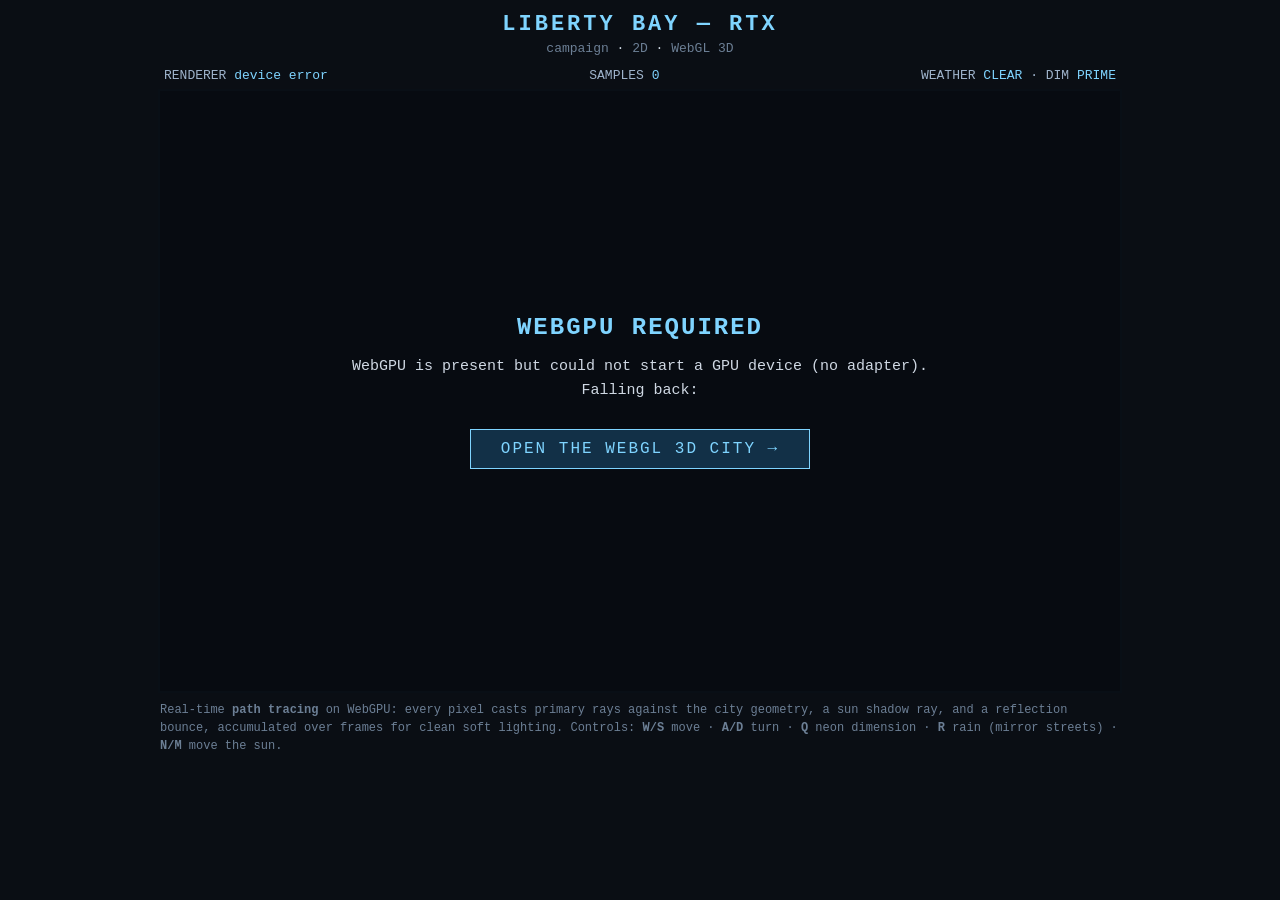
<file: game/city_rtx.html>
<!DOCTYPE html>
<html lang="en">
<head>
<meta charset="UTF-8">
<meta name="viewport" content="width=device-width, initial-scale=1.0">
<title>U.S. Robotic Army — Liberty Bay RTX (WebGPU)</title>
<style>
  * { margin: 0; padding: 0; box-sizing: border-box; }
  body { background: #0a0e14; color: #cfd8e3; font-family: 'Courier New', monospace; display: flex; flex-direction: column; align-items: center; min-height: 100vh; }
  h1 { margin: 12px 0 4px; font-size: 22px; letter-spacing: 3px; color: #7fd4ff; text-transform: uppercase; }
  nav { font-size: 13px; margin-bottom: 6px; }
  nav a { color: #6c7f95; text-decoration: none; } nav a:hover { color: #7fd4ff; }
  #hud { width: 960px; display: flex; justify-content: space-between; padding: 6px 4px; font-size: 13px; }
  .bar { color: #9fb4cc; } .accent { color: #7fd4ff; }
  #wrap { position: relative; }
  canvas { border: 2px solid #2b3a4e; display: block; background: #11161f; }
  #note { position: absolute; inset: 0; display: flex; flex-direction: column; align-items: center; justify-content: center;
          text-align: center; padding: 40px; background: rgba(6,10,16,0.9); }
  #note h2 { color: #7fd4ff; letter-spacing: 2px; margin-bottom: 14px; }
  #note p { max-width: 620px; line-height: 1.6; margin-bottom: 10px; font-size: 15px; }
  #note a.btn { margin-top: 16px; padding: 10px 30px; background: #123047; color: #7fd4ff; border: 1px solid #7fd4ff;
                text-decoration: none; letter-spacing: 2px; }
  #note a.btn:hover { background: #1b4463; }
  .hidden { display: none !important; }
</style>
</head>
<body>
<h1>Liberty Bay — RTX</h1>
<nav><a href="index.html">campaign</a> · <a href="city.html">2D</a> · <a href="city3d.html">WebGL 3D</a></nav>
<div id="hud">
  <span class="bar">RENDERER <span id="rend" class="accent">detecting…</span></span>
  <span class="bar">SAMPLES <span id="spp" class="accent">0</span></span>
  <span class="bar">WEATHER <span id="wx" class="accent">CLEAR</span> · DIM <span id="dim" class="accent">PRIME</span></span>
</div>
<div id="wrap">
  <canvas id="cv" width="960" height="600"></canvas>
  <div id="note" class="hidden">
    <h2 id="noteTitle">WEBGPU REQUIRED</h2>
    <p id="noteBody"></p>
    <a class="btn" href="city3d.html">OPEN THE WEBGL 3D CITY →</a>
  </div>
</div>
<p style="max-width:960px;font-size:12px;color:#6c7f95;margin-top:8px;line-height:1.5;">
  Real-time <b>path tracing</b> on WebGPU: every pixel casts primary rays against the city geometry, a sun shadow ray, and a
  reflection bounce, accumulated over frames for clean soft lighting. Controls: <b>W/S</b> move · <b>A/D</b> turn ·
  <b>Q</b> neon dimension · <b>R</b> rain (mirror streets) · <b>N/M</b> move the sun.
</p>
<script>
'use strict';
const WORLD_W = 3200, WORLD_H = 2400, BLOCK = 400, ROAD = 90;
const AIRPORT = { x: 2450, y: 1950, w: 660, h: 380 };
const IRONSMOKE = { x: 1300, y: 1000, w: 200, h: 120 };
let seed = 20260707;
function srnd() { seed = (seed * 1664525 + 1013904223) >>> 0; return seed / 4294967296; }
function srange(a, b) { return a + srnd() * (b - a); }

// same seeded city as the other modes, reduced to boxes
const buildings = [];
for (let bx = 0; bx < WORLD_W / BLOCK; bx++) for (let by = 0; by < WORLD_H / BLOCK; by++) {
  const x0 = bx * BLOCK + ROAD, y0 = by * BLOCK + ROAD;
  if (x0 + BLOCK > AIRPORT.x && x0 < AIRPORT.x + AIRPORT.w && y0 + BLOCK > AIRPORT.y && y0 < AIRPORT.y + AIRPORT.h) continue;
  const bw = BLOCK - ROAD, bh = BLOCK - ROAD;
  const n = 1 + Math.floor(srnd() * 3);
  for (let k = 0; k < n; k++) {
    const w = srange(70, bw / (n > 1 ? 2.2 : 1.4)), h = srange(70, bh / (n > 1 ? 2.2 : 1.4));
    buildings.push({ x: x0 + srange(8, bw - w - 8), y: y0 + srange(8, bh - h - 8), w, h, ht: srange(45, 170), tone: Math.floor(srange(0, 3)), emis: 1 });
  }
}
for (let i = buildings.length - 1; i >= 0; i--) {
  const b = buildings[i];
  if (b.x + b.w > IRONSMOKE.x - 24 && b.x < IRONSMOKE.x + IRONSMOKE.w + 24 && b.y + b.h > IRONSMOKE.y - 24 && b.y < IRONSMOKE.y + IRONSMOKE.h + 44) buildings.splice(i, 1);
}
buildings.push({ x: IRONSMOKE.x, y: IRONSMOKE.y, w: IRONSMOKE.w, h: IRONSMOKE.h, ht: 34, tone: 3, emis: 0 });

const rendEl = document.getElementById('rend'), sppEl = document.getElementById('spp'),
      wxEl = document.getElementById('wx'), dimEl = document.getElementById('dim'),
      note = document.getElementById('note'), noteBody = document.getElementById('noteBody'),
      noteTitle = document.getElementById('noteTitle');

const cam = { x: BLOCK + 60, z: BLOCK + 60, yaw: 0.6, wet: 0, neon: 0, sunT: 0.9 };
const keys = {};
addEventListener('keydown', e => { keys[e.key.toLowerCase()] = true; });
addEventListener('keyup', e => { keys[e.key.toLowerCase()] = false; });

const WGSL = `// Liberty Bay RTX — WebGPU path/ray tracer (validated offline with naga).
// Two pipelines share this module: \`vs\` (fullscreen triangle) + \`fsTrace\`
// (accumulating ray tracer) and \`vs\` + \`fsPresent\` (tonemap to swapchain).

struct Cam {
  originWet : vec4<f32>,  // xyz camera origin, w = wetness (0..1)
  right     : vec4<f32>,  // xyz camera right,  w = tan(halfFov)
  up        : vec4<f32>,  // xyz camera up,     w = aspect
  fwd       : vec4<f32>,  // xyz camera forward,w = accumulation count
  sunNeon   : vec4<f32>,  // xyz sun direction, w = neon flag (0/1)
  misc      : vec4<f32>,  // x resW, y resH, z frameSeed, w boxCount
  misc2     : vec4<f32>,  // x time
};

struct Box { mn : vec3<f32>, tone : f32, mx : vec3<f32>, emis : f32 };

@group(0) @binding(0) var<uniform> cam : Cam;
@group(0) @binding(1) var<storage, read> boxes : array<Box>;
@group(0) @binding(2) var prevTex : texture_2d<f32>;

struct VSOut { @builtin(position) pos : vec4<f32> };

@vertex
fn vs(@builtin(vertex_index) vi : u32) -> VSOut {
  var pts = array<vec2<f32>, 3>(vec2<f32>(-1.0, -1.0), vec2<f32>(3.0, -1.0), vec2<f32>(-1.0, 3.0));
  var o : VSOut;
  o.pos = vec4<f32>(pts[vi], 0.0, 1.0);
  return o;
}

// ---- rng ----
fn hash21(p : vec2<f32>) -> f32 {
  var q = fract(p * vec2<f32>(123.34, 456.21));
  q = q + dot(q, q + 45.32);
  return fract(q.x * q.y);
}
fn hash11(n : f32) -> f32 { return fract(sin(n * 12.9898) * 43758.5453); }

// ---- ray vs axis-aligned box, returns t (or -1) and sets normal ----
fn hitBox(ro : vec3<f32>, rd : vec3<f32>, mn : vec3<f32>, mx : vec3<f32>, nrm : ptr<function, vec3<f32>>) -> f32 {
  // safe inverse: never divide by a zero component (that makes Inf/NaN)
  let safe = select(rd, vec3<f32>(1e-6, 1e-6, 1e-6), abs(rd) < vec3<f32>(1e-6, 1e-6, 1e-6));
  let inv = 1.0 / safe;
  let t0 = (mn - ro) * inv;
  let t1 = (mx - ro) * inv;
  let tsmall = min(t0, t1);
  let tbig = max(t0, t1);
  let tn = max(max(tsmall.x, tsmall.y), tsmall.z);
  let tf = min(min(tbig.x, tbig.y), tbig.z);
  if (tn > tf || tf < 0.0) { return -1.0; }
  let t = select(tn, tf, tn < 0.0);
  // normal = axis where tn was achieved
  var n = vec3<f32>(0.0, 0.0, 0.0);
  if (tsmall.x >= tsmall.y && tsmall.x >= tsmall.z) { n = vec3<f32>(-sign(rd.x), 0.0, 0.0); }
  else if (tsmall.y >= tsmall.z) { n = vec3<f32>(0.0, -sign(rd.y), 0.0); }
  else { n = vec3<f32>(0.0, 0.0, -sign(rd.z)); }
  *nrm = n;
  return t;
}

struct Hit { t : f32, n : vec3<f32>, tone : f32, emis : f32, isGround : f32, id : f32 };

fn trace(ro : vec3<f32>, rd : vec3<f32>) -> Hit {
  var h : Hit;
  h.t = 1e9; h.n = vec3<f32>(0.0, 1.0, 0.0); h.tone = 0.0; h.emis = 0.0; h.isGround = 0.0; h.id = -1.0;
  // ground plane y = 0 (guard against near-horizontal rays -> huge/Inf t)
  if (rd.y < -1e-4) {
    let tg = -ro.y / rd.y;
    if (tg > 0.001 && tg < 8000.0) { h.t = tg; h.n = vec3<f32>(0.0, 1.0, 0.0); h.isGround = 1.0; }
  }
  let n = i32(cam.misc.w);
  for (var i = 0; i < n; i = i + 1) {
    var nrm : vec3<f32>;
    let b = boxes[i];
    let t = hitBox(ro, rd, b.mn, b.mx, &nrm);
    if (t > 0.001 && t < h.t) {
      h.t = t; h.n = nrm; h.tone = b.tone; h.emis = b.emis; h.isGround = 0.0; h.id = f32(i);
    }
  }
  return h;
}

// shadow ray: is the point lit by the sun?
fn sunVis(p : vec3<f32>, sun : vec3<f32>) -> f32 {
  let h = trace(p + sun * 0.05, sun);
  if (h.t < 1e8) { return 0.25; } // soft ambient occlusion of direct light
  return 1.0;
}

fn skyColor(rd : vec3<f32>, sun : vec3<f32>) -> vec3<f32> {
  let neon = cam.sunNeon.w;
  let up = clamp(rd.y * 0.5 + 0.5, 0.0, 1.0);
  var top = vec3<f32>(0.05, 0.12, 0.28);
  var bot = vec3<f32>(0.35, 0.45, 0.62);
  if (neon > 0.5) { top = vec3<f32>(0.10, 0.0, 0.18); bot = vec3<f32>(0.45, 0.05, 0.55); }
  var col = mix(bot, top, up);
  let s = max(dot(rd, sun), 0.0);
  col = col + vec3<f32>(1.0, 0.85, 0.6) * pow(s, 350.0) * 1.2;      // sun disk
  col = col + vec3<f32>(1.0, 0.8, 0.55) * pow(s, 8.0) * 0.12;        // glow
  return col;
}

// window emission on a building face
fn windows(p : vec3<f32>, nrm : vec3<f32>, id : f32) -> vec3<f32> {
  // pick the two axes on the face
  var u : f32; var v : f32;
  if (abs(nrm.y) > 0.5) { return vec3<f32>(0.0); }             // roofs: no windows
  if (abs(nrm.x) > 0.5) { u = p.z; v = p.y; } else { u = p.x; v = p.y; }
  let cell = vec2<f32>(floor(u / 8.0), floor(v / 9.0));
  let lit = hash21(cell + vec2<f32>(id * 3.1, id * 1.7));
  let inU = fract(u / 8.0); let inV = fract(v / 9.0);
  let frame = f32(inU > 0.16 && inU < 0.84 && inV > 0.16 && inV < 0.84);
  let neon = cam.sunNeon.w;
  var wc = vec3<f32>(1.0, 0.9, 0.6);
  if (neon > 0.5) {
    let pick = hash11(id + cell.x);
    wc = select(select(vec3<f32>(0.0, 0.9, 1.0), vec3<f32>(1.0, 0.15, 0.85), pick > 0.33), vec3<f32>(0.6, 0.3, 1.0), pick > 0.66);
  }
  let on = f32(lit > 0.55) * frame;
  return wc * on * select(1.2, 3.0, neon > 0.5);
}

fn albedo(tone : f32) -> vec3<f32> {
  if (tone < 0.5) { return vec3<f32>(0.14, 0.18, 0.25); }
  if (tone < 1.5) { return vec3<f32>(0.11, 0.15, 0.22); }
  if (tone < 2.5) { return vec3<f32>(0.16, 0.20, 0.29); }
  return vec3<f32>(0.18, 0.15, 0.14); // iron / restaurant
}

fn shade(ro : vec3<f32>, rd : vec3<f32>, h : Hit, sun : vec3<f32>) -> vec3<f32> {
  let p = ro + rd * h.t;
  if (h.t > 1e8) { return skyColor(rd, sun); }
  var base : vec3<f32>;
  if (h.isGround > 0.5) {
    let checker = 0.5 + 0.02 * sin(p.x * 0.05) + 0.02 * sin(p.z * 0.05);
    base = vec3<f32>(0.06, 0.07, 0.09);
  } else {
    base = albedo(h.tone);
  }
  let ndl = max(dot(h.n, sun), 0.0);
  let vis = sunVis(p, sun);
  let sky = skyColor(h.n, sun) * 0.25;                       // hemispheric ambient
  var col = base * (sky + vec3<f32>(1.0, 0.9, 0.7) * ndl * vis);
  if (h.isGround < 0.5) { col = col + windows(p, h.n, h.id); }  // emissive windows
  return col;
}

@fragment
fn fsTrace(@builtin(position) fc : vec4<f32>) -> @location(0) vec4<f32> {
  let res = cam.misc.xy;
  let seed = cam.misc.z;
  let jitter = vec2<f32>(hash21(fc.xy + seed), hash21(fc.xy + seed + 7.0)) - 0.5;
  var uv = (vec2<f32>(fc.x, res.y - fc.y) + jitter) / res * 2.0 - 1.0;
  uv.x = uv.x * cam.up.w;                                   // aspect
  let thf = cam.right.w;
  let ro = cam.originWet.xyz;
  let rd = normalize(cam.fwd.xyz + uv.x * thf * cam.right.xyz + uv.y * thf * cam.up.xyz);
  let sun = normalize(cam.sunNeon.xyz);

  let h = trace(ro, rd);
  var col = shade(ro, rd, h, sun);
  if (h.t < 1e8) {
    let p = ro + rd * h.t;
    let refl = reflect(rd, h.n);
    let wet = cam.originWet.w;
    var k = 0.04;
    if (h.isGround > 0.5) { k = mix(0.12, 0.85, wet); }
    let h2 = trace(p + h.n * 0.05, refl);
    let rc = shade(p, refl, h2, sun);
    let fres = k + (1.0 - k) * pow(1.0 - max(dot(-rd, h.n), 0.0), 5.0);
    col = mix(col, rc, clamp(fres, 0.0, 0.95));
  }

  // kill any stray Inf/NaN, then bound radiance so tonemapping stays stable
  col = select(col, vec3<f32>(0.0, 0.0, 0.0), col != col);
  col = clamp(col, vec3<f32>(0.0), vec3<f32>(20.0));

  // temporal accumulation
  let count = cam.fwd.w;
  let prev = textureLoad(prevTex, vec2<i32>(fc.xy), 0).rgb;
  let outc = select(mix(prev, col, 1.0 / count), col, count <= 1.5);
  return vec4<f32>(outc, 1.0);
}

fn aces(x : vec3<f32>) -> vec3<f32> {
  return clamp((x * (2.51 * x + 0.03)) / (x * (2.43 * x + 0.59) + 0.14), vec3<f32>(0.0), vec3<f32>(1.0));
}

@fragment
fn fsPresent(@builtin(position) fc : vec4<f32>) -> @location(0) vec4<f32> {
  var c = textureLoad(prevTex, vec2<i32>(fc.xy), 0).rgb;
  c = aces(c * 0.9);
  // teal/orange grade + vignette
  let l = dot(c, vec3<f32>(0.299, 0.587, 0.114));
  c = c + mix(vec3<f32>(0.0, 0.14, 0.20), vec3<f32>(0.26, 0.12, 0.0), smoothstep(0.15, 0.85, l)) * 0.12;
  let res = cam.misc.xy;
  let d = vec2<f32>(fc.x, fc.y) / res - 0.5;
  c = c * mix(0.6, 1.0, smoothstep(1.0, 0.4, length(d)));
  c = pow(clamp(c, vec3<f32>(0.0), vec3<f32>(1.0)), vec3<f32>(1.0 / 2.2));
  return vec4<f32>(c, 1.0);
}
`;

async function main() {
  const canvas = document.getElementById('cv');
  if (!navigator.gpu) {
    noteBody.textContent = 'This browser has no WebGPU. The full ray tracer needs Chrome/Edge 113+ or Safari 26. Your verified WebGL city runs everywhere:';
    note.classList.remove('hidden'); rendEl.textContent = 'unavailable';
    return;
  }
  let device, context, format;
  try {
    const adapter = await navigator.gpu.requestAdapter({ powerPreference: 'high-performance' });
    if (!adapter) throw new Error('no adapter');
    device = await adapter.requestDevice();
    context = canvas.getContext('webgpu');
    format = navigator.gpu.getPreferredCanvasFormat();
    context.configure({ device, format, alphaMode: 'opaque' });
  } catch (e) {
    noteBody.textContent = 'WebGPU is present but could not start a GPU device (' + e.message + '). Falling back:';
    note.classList.remove('hidden'); rendEl.textContent = 'device error';
    return;
  }
  rendEl.textContent = 'WebGPU path tracer';

  const module = device.createShaderModule({ code: WGSL });
  const info = await module.getCompilationInfo();
  window.__wgslMsgs = info.messages.map(m => `${m.type} L${m.lineNum}:${m.linePos} ${m.message}`);
  const errs = info.messages.filter(m => m.type === 'error');
  if (errs.length) {
    console.error('WGSL compile errors', errs);
    noteBody.textContent = 'Shader failed to compile on this GPU. Falling back:';
    note.classList.remove('hidden'); rendEl.textContent = 'shader error';
    return;
  }

  const bgl = device.createBindGroupLayout({
    entries: [
      { binding: 0, visibility: GPUShaderStage.FRAGMENT, buffer: { type: 'uniform' } },
      { binding: 1, visibility: GPUShaderStage.FRAGMENT, buffer: { type: 'read-only-storage' } },
      { binding: 2, visibility: GPUShaderStage.FRAGMENT, texture: { sampleType: 'unfilterable-float' } },
    ],
  });
  const layout = device.createPipelineLayout({ bindGroupLayouts: [bgl] });
  const mk = (entry, fmt) => device.createRenderPipeline({
    layout,
    vertex: { module, entryPoint: 'vs' },
    fragment: { module, entryPoint: entry, targets: [{ format: fmt }] },
    primitive: { topology: 'triangle-list' },
  });
  const tracePipe = mk('fsTrace', 'rgba16float');
  const presentPipe = mk('fsPresent', format);

  const W = canvas.width, H = canvas.height;
  const texDesc = { size: [W, H], format: 'rgba16float', usage: GPUTextureUsage.RENDER_ATTACHMENT | GPUTextureUsage.TEXTURE_BINDING };
  let accA = device.createTexture(texDesc), accB = device.createTexture(texDesc);
  let viewA = accA.createView(), viewB = accB.createView();

  const uniformBuf = device.createBuffer({ size: 7 * 16, usage: GPUBufferUsage.UNIFORM | GPUBufferUsage.COPY_DST });
  const MAXB = 128;
  const boxBuf = device.createBuffer({ size: MAXB * 32, usage: GPUBufferUsage.STORAGE | GPUBufferUsage.COPY_DST });
  const boxData = new Float32Array(MAXB * 8);
  const uni = new Float32Array(7 * 4);

  const bindTrace = () => device.createBindGroup({ layout: bgl, entries: [
    { binding: 0, resource: { buffer: uniformBuf } },
    { binding: 1, resource: { buffer: boxBuf } },
    { binding: 2, resource: read === accA ? viewA : viewB },
  ] });
  let read = accB, write = accA;
  const bindPresent = () => device.createBindGroup({ layout: bgl, entries: [
    { binding: 0, resource: { buffer: uniformBuf } },
    { binding: 1, resource: { buffer: boxBuf } },
    { binding: 2, resource: write === accA ? viewA : viewB },
  ] });

  let count = 0, frame = 0, last = 0;
  let prev = { x: cam.x, z: cam.z, yaw: cam.yaw, wet: cam.wet, neon: cam.neon, sunT: cam.sunT };
  let qL = false, rL = false;

  function nearestBoxes() {
    const list = buildings.map(b => ({ b, d: (b.x + b.w / 2 - cam.x) ** 2 + (b.y + b.h / 2 - cam.z) ** 2 }))
      .sort((a, z) => a.d - z.d).slice(0, MAXB);
    for (let i = 0; i < list.length; i++) {
      const b = list[i].b, o = i * 8;
      boxData[o] = b.x; boxData[o + 1] = 0; boxData[o + 2] = b.y; boxData[o + 3] = b.tone;
      boxData[o + 4] = b.x + b.w; boxData[o + 5] = b.ht; boxData[o + 6] = b.y + b.h; boxData[o + 7] = b.emis;
    }
    device.queue.writeBuffer(boxBuf, 0, boxData, 0, list.length * 8);
    return list.length;
  }

  function step(dt) {
    const turn = (keys['a'] || keys['arrowleft'] ? 1 : 0) - (keys['d'] || keys['arrowright'] ? 1 : 0);
    const fwd = (keys['w'] || keys['arrowup'] ? 1 : 0) - (keys['s'] || keys['arrowdown'] ? 1 : 0);
    cam.yaw += turn * 1.6 * dt;
    cam.x += Math.sin(cam.yaw) * fwd * 90 * dt;
    cam.z += Math.cos(cam.yaw) * fwd * 90 * dt;
    cam.x = Math.max(20, Math.min(WORLD_W - 20, cam.x));
    cam.z = Math.max(20, Math.min(WORLD_H - 20, cam.z));
    if (keys['q'] && !qL) { qL = true; cam.neon = cam.neon ? 0 : 1; dimEl.textContent = cam.neon ? 'V' : 'PRIME'; } if (!keys['q']) qL = false;
    if (keys['r'] && !rL) { rL = true; cam.wet = cam.wet ? 0 : 1; wxEl.textContent = cam.wet ? 'RAIN' : 'CLEAR'; } if (!keys['r']) rL = false;
    if (keys['n']) cam.sunT += 0.4 * dt;
    if (keys['m']) cam.sunT -= 0.4 * dt;
  }

  function frameLoop(t) {
    const dt = Math.min(0.05, (t - last) / 1000 || 0); last = t;
    step(dt);
    // reset accumulation when the view or lighting changes
    const moved = Math.abs(prev.x - cam.x) + Math.abs(prev.z - cam.z) > 0.01 ||
                  Math.abs(prev.yaw - cam.yaw) > 0.0001 || prev.wet !== cam.wet ||
                  prev.neon !== cam.neon || Math.abs(prev.sunT - cam.sunT) > 0.0001;
    if (moved) count = 0;
    prev = { x: cam.x, z: cam.z, yaw: cam.yaw, wet: cam.wet, neon: cam.neon, sunT: cam.sunT };
    count++;

    const nb = nearestBoxes();

    // chase camera: behind + above the walker, looking at head height
    const px = cam.x, pz = cam.z, py = 18;
    const dist = 46, height = 34;
    const ox = px - Math.sin(cam.yaw) * dist, oz = pz - Math.cos(cam.yaw) * dist, oy = height;
    let fx = px - ox, fy = py - oy, fz = pz - oz;
    const fl = Math.hypot(fx, fy, fz) || 1; fx /= fl; fy /= fl; fz /= fl;
    // right = normalize(cross(fwd, worldUp(0,1,0))) = normalize((-fz, 0, fx))
    let rx = -fz, ry = 0, rz = fx; const rl = Math.hypot(rx, ry, rz) || 1; rx /= rl; ry /= rl; rz /= rl;
    // up = cross(right, fwd)
    const ux = ry * fz - rz * fy, uy = rz * fx - rx * fz, uz = rx * fy - ry * fx;
    const sunT = cam.sunT;
    const sx = Math.cos(sunT) * 0.5, sy = Math.max(0.15, Math.sin(sunT)), sz = Math.sin(sunT) * 0.35;

    uni.set([ox, oy, oz, cam.wet, rx, ry, rz, Math.tan(0.55), ux, uy, uz, W / H, fx, fy, fz, count,
             sx, sy, sz, cam.neon, W, H, frame % 4096, nb, t * 0.001, 0, 0, 0]);
    device.queue.writeBuffer(uniformBuf, 0, uni);

    const enc = device.createCommandEncoder();
    const p1 = enc.beginRenderPass({ colorAttachments: [{ view: write === accA ? viewA : viewB, loadOp: 'clear', storeOp: 'store', clearValue: { r: 0, g: 0, b: 0, a: 1 } }] });
    p1.setPipeline(tracePipe); p1.setBindGroup(0, bindTrace()); p1.draw(3); p1.end();
    const p2 = enc.beginRenderPass({ colorAttachments: [{ view: context.getCurrentTexture().createView(), loadOp: 'clear', storeOp: 'store', clearValue: { r: 0, g: 0, b: 0, a: 1 } }] });
    p2.setPipeline(presentPipe); p2.setBindGroup(0, bindPresent()); p2.draw(3); p2.end();
    device.queue.submit([enc.finish()]);

    const tmp = read; read = write; write = tmp;
    sppEl.textContent = count;
    frame++;
    requestAnimationFrame(frameLoop);
  }
  requestAnimationFrame(frameLoop);
  window.__rtxReady = true;
}
window.__rtxError = null;
main().catch(e => { window.__rtxError = String(e); console.error(e); noteBody.textContent = 'Renderer error: ' + e.message + '. Falling back:'; note.classList.remove('hidden'); rendEl.textContent = 'error'; });
</script>
</body>
</html>
</file>
<file: css/style.css>
/* ===================== U.S. Robotic Army — Reel Defense ===================== */

:root {
  --bg: #05070a;
  --panel: #0b0f14;
  --accent: #35e06f;      /* military green */
  --accent-2: #1f9d54;
  --danger: #ff4d4d;
  --text: #d7e2dd;
  --muted: #7f8c86;
  --gold: #f5c451;
}

* { box-sizing: border-box; }

html, body {
  margin: 0;
  padding: 0;
  height: 100%;
  background: var(--bg);
  color: var(--text);
  font-family: "Courier New", ui-monospace, monospace;
  -webkit-font-smoothing: antialiased;
}

#app {
  min-height: 100vh;
  display: flex;
  align-items: center;
  justify-content: center;
  padding: 16px;
}

/* Screen switching */
.screen { display: none; width: 100%; max-width: 960px; }
.screen.active { display: block; }

.panel {
  background: linear-gradient(180deg, rgba(53, 224, 111, 0.05), rgba(0, 0, 0, 0.2));
  border: 1px solid rgba(53, 224, 111, 0.25);
  border-radius: 12px;
  padding: 28px;
  box-shadow: 0 0 40px rgba(53, 224, 111, 0.08) inset;
}

.title {
  font-size: clamp(28px, 6vw, 52px);
  letter-spacing: 6px;
  margin: 0;
  color: var(--accent);
  text-shadow: 0 0 18px rgba(53, 224, 111, 0.5);
}

.subtitle {
  margin: 4px 0 20px;
  letter-spacing: 4px;
  color: var(--muted);
  font-size: 16px;
}

.briefing {
  display: flex;
  gap: 28px;
  flex-wrap: wrap;
  align-items: flex-start;
}
.briefing-text { flex: 1 1 320px; }
.briefing-text h2 { color: var(--accent); letter-spacing: 2px; }
.briefing-text p { line-height: 1.6; color: var(--text); }

.controls { list-style: none; padding: 0; margin: 18px 0; }
.controls li { margin: 8px 0; color: var(--muted); }
.key {
  display: inline-block;
  background: #0e1620;
  border: 1px solid rgba(53, 224, 111, 0.35);
  border-radius: 5px;
  padding: 2px 8px;
  color: var(--accent);
  font-weight: bold;
}

.btn {
  cursor: pointer;
  font-family: inherit;
  font-size: 16px;
  letter-spacing: 3px;
  padding: 12px 26px;
  border-radius: 8px;
  border: 1px solid var(--accent);
  background: transparent;
  color: var(--accent);
  transition: all 0.15s ease;
  margin-top: 12px;
}
.btn-primary { background: var(--accent-2); color: #041007; border-color: var(--accent); font-weight: bold; }
.btn:hover { transform: translateY(-2px); box-shadow: 0 6px 20px rgba(53, 224, 111, 0.3); }

/* GTA VI live countdown — Vice City neon */
.countdown-card {
  background: linear-gradient(160deg, rgba(255, 46, 147, 0.14), rgba(120, 40, 200, 0.14));
  border: 1px solid rgba(255, 46, 147, 0.45);
  border-radius: 12px;
  padding: 16px 14px;
  margin-bottom: 20px;
  text-align: center;
  box-shadow: 0 0 26px rgba(255, 46, 147, 0.18);
}
.countdown-badge {
  font-size: 12px;
  letter-spacing: 2px;
  color: #ff6bd0;
  font-weight: bold;
  margin-bottom: 12px;
}
.live-dot {
  display: inline-block;
  width: 8px; height: 8px;
  border-radius: 50%;
  background: #ff2e93;
  box-shadow: 0 0 8px #ff2e93;
  margin-right: 4px;
  animation: pulse 1.2s ease-in-out infinite;
}
@keyframes pulse { 0%,100% { opacity: 1; } 50% { opacity: 0.25; } }

.countdown-clock {
  display: flex;
  align-items: center;
  justify-content: center;
  gap: 4px;
}
.cd-unit { display: flex; flex-direction: column; align-items: center; min-width: 46px; }
.cd-unit span {
  font-size: 30px;
  font-weight: bold;
  color: #fff;
  text-shadow: 0 0 12px rgba(255, 46, 147, 0.9), 0 0 22px rgba(120, 40, 200, 0.6);
  font-variant-numeric: tabular-nums;
}
.cd-unit label { font-size: 10px; letter-spacing: 2px; color: #b98fd8; margin-top: 2px; }
.cd-sep { font-size: 26px; color: #ff6bd0; padding-bottom: 14px; }
.countdown-caption {
  margin: 12px 0 0;
  font-size: 11px;
  letter-spacing: 2px;
  color: #d7a9ff;
}

/* Reel embed area */
.reel-wrap { flex: 0 0 340px; max-width: 100%; }
.reel-wrap h3 { color: var(--gold); letter-spacing: 2px; margin-top: 0; }
.reel-fallback { font-size: 13px; color: var(--muted); }
.reel-fallback a { color: var(--accent); }

/* HUD + game */
.hud {
  display: flex;
  gap: 24px;
  justify-content: center;
  margin-bottom: 10px;
  letter-spacing: 3px;
  font-size: 15px;
}
.hud-item span { color: var(--accent); font-weight: bold; }

#game-canvas {
  display: block;
  margin: 0 auto;
  width: 100%;
  max-width: 800px;
  aspect-ratio: 4 / 3;
  background: radial-gradient(circle at 50% 20%, #0d1a12 0%, #05070a 70%);
  border: 1px solid rgba(53, 224, 111, 0.3);
  border-radius: 8px;
  touch-action: none;
}

#screen-game { position: relative; }
.overlay {
  position: absolute;
  inset: 0;
  display: flex;
  align-items: center;
  justify-content: center;
  font-size: 40px;
  letter-spacing: 8px;
  color: var(--accent);
  background: rgba(5, 7, 10, 0.6);
}
.hidden { display: none; }

.final-score { font-size: 22px; letter-spacing: 2px; }
.final-score span { color: var(--gold); font-weight: bold; }

#screen-end .reel-wrap { margin: 20px auto; text-align: center; }
#screen-end .panel { text-align: center; }

@media (max-width: 640px) {
  .briefing { flex-direction: column; }
  .reel-wrap { flex: 1 1 auto; }
}
</file>
